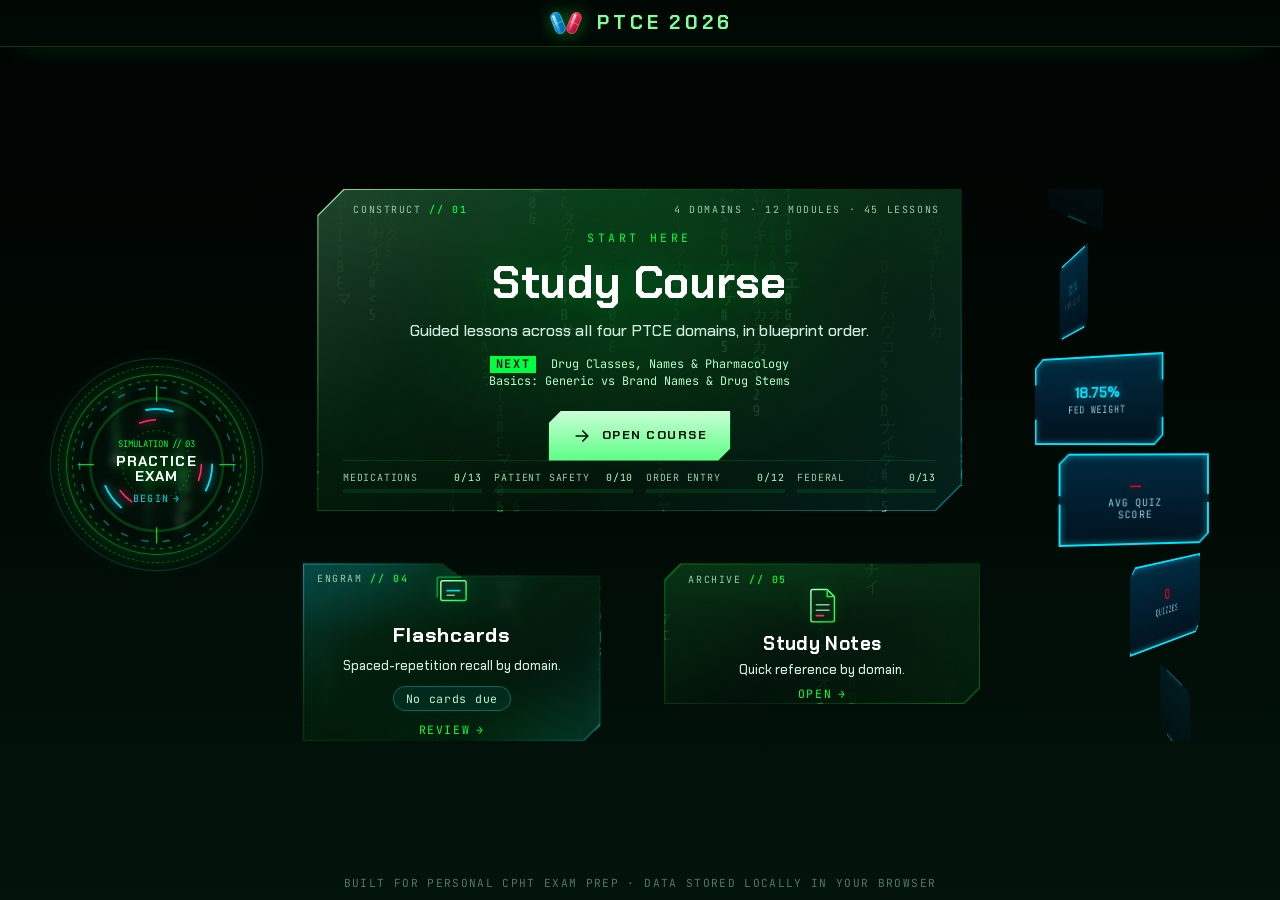
<file: index.html>
<!DOCTYPE html>
<html lang="en">
<head>
  <meta charset="UTF-8">
  <meta name="viewport" content="width=device-width, initial-scale=1.0, viewport-fit=cover">
  <meta name="theme-color" content="#010804">
  <link rel="manifest" href="manifest.json">
  <title>PTCE 2026 Study App</title>
  <link rel="preconnect" href="https://fonts.googleapis.com">
  <link rel="preconnect" href="https://fonts.gstatic.com" crossorigin>
  <link href="https://fonts.googleapis.com/css2?family=Chakra+Petch:wght@500;600;700&family=JetBrains+Mono:wght@400;500;700&family=Orbitron:wght@500;700;900&family=Rajdhani:wght@500;600;700&family=Share+Tech+Mono&display=swap" rel="stylesheet">
  <link rel="stylesheet" href="css/style.css?v=112">
  <link rel="stylesheet" href="css/home.css?v=112">
</head>
<body class="home">
  <!-- Shared SVG defs: dual-tone gradient used by HUD icons -->
  <svg width="0" height="0" class="svg-defs" aria-hidden="true" focusable="false">
    <defs>
      <linearGradient id="hudGrad" x1="0" y1="0" x2="1" y2="1">
        <stop offset="0" stop-color="#b6ffc9"/>
        <stop offset="1" stop-color="#00ff41"/>
      </linearGradient>
    </defs>
  </svg>

  <header class="app-header hx-header">
    <a href="index.html" class="logo hx-logo" aria-label="PTCE 2026 home" title="PTCE 2026 · Red Pill or Blue Pill?">
      <svg class="matrix-pill-icon" viewBox="0 0 38 32" aria-hidden="true" focusable="false">
        <defs>
          <linearGradient id="bluePillGrad" x1="0%" y1="0%" x2="100%" y2="100%">
            <stop offset="0%" stop-color="#38bdf8"/>
            <stop offset="50%" stop-color="#0284c7"/>
            <stop offset="100%" stop-color="#075985"/>
          </linearGradient>
          <linearGradient id="redPillGrad" x1="0%" y1="0%" x2="100%" y2="100%">
            <stop offset="0%" stop-color="#ff4b72"/>
            <stop offset="50%" stop-color="#e11d48"/>
            <stop offset="100%" stop-color="#881337"/>
          </linearGradient>
          <linearGradient id="pillGloss" x1="0%" y1="0%" x2="0%" y2="100%">
            <stop offset="0%" stop-color="#ffffff" stop-opacity="0.85"/>
            <stop offset="100%" stop-color="#ffffff" stop-opacity="0.1"/>
          </linearGradient>
        </defs>
        <g transform="translate(11, 16) rotate(-22)">
          <rect x="-5" y="-11" width="10" height="22" rx="5" fill="url(#bluePillGrad)" stroke="#38bdf8" stroke-width="0.8"/>
          <line x1="-5" y1="0" x2="5" y2="0" stroke="rgba(255,255,255,0.4)" stroke-width="0.75"/>
          <rect x="-3" y="-9" width="2.5" height="18" rx="1.25" fill="url(#pillGloss)"/>
        </g>
        <g transform="translate(27, 16) rotate(22)">
          <rect x="-5" y="-11" width="10" height="22" rx="5" fill="url(#redPillGrad)" stroke="#ff4b72" stroke-width="0.8"/>
          <line x1="-5" y1="0" x2="5" y2="0" stroke="rgba(255,255,255,0.4)" stroke-width="0.75"/>
          <rect x="-3" y="-9" width="2.5" height="18" rx="1.25" fill="url(#pillGloss)"/>
        </g>
      </svg>
      <span class="hx-logo-text">PTCE<span>2026</span></span>
    </a>
  </header>

  <main class="container hx-main">
    <nav class="hx-grid" aria-label="Study modes">

      <!-- ===== HERO: Study Course (largest, primary path) ===== -->
      <a class="hx-card hx-course" href="course.html" id="hxCourseLink">
        <div class="hx-tagline">
          <span class="hx-tag">CONSTRUCT <b>// 01</b></span>
          <span class="hx-meta" id="hxCourseMeta">4 DOMAINS · 12 MODULES · 45 LESSONS</span>
        </div>

        <div class="hx-course-body">
          <div class="hx-course-copy">
            <span class="hx-kicker" id="hxCourseKicker">Start here</span>
            <h1 class="hx-title hx-title-xl">Study Course</h1>
            <p class="hx-desc">Guided lessons across all four PTCE domains, in blueprint order.</p>
            <p class="hx-next" id="hxCourseNext"><span>NEXT</span> Loading course map…</p>
            <span class="hx-cta" id="hxCourseCta">
              <svg viewBox="0 0 24 24" aria-hidden="true" focusable="false"><path d="M5 12h13M13 6l6 6-6 6" fill="none" stroke="currentColor" stroke-width="2" stroke-linecap="round" stroke-linejoin="round"/></svg>
              <span id="hxCourseCtaText">Open Course</span>
            </span>
          </div>

          <!-- Course ring hidden in CSS; it duplicates the Dashboard reactor. -->
          <div class="hx-reactor" aria-hidden="true">
            <svg viewBox="0 0 200 200" focusable="false">
              <circle class="r-track" cx="100" cy="100" r="84"/>
              <circle class="r-prog" id="hxRingProg" cx="100" cy="100" r="84" pathLength="100"/>
              <circle class="r-dash r-spin-a" cx="100" cy="100" r="95"/>
              <circle class="r-tick r-spin-b" cx="100" cy="100" r="70"/>
              <circle class="r-arc r-spin-c" cx="100" cy="100" r="60" pathLength="100"/>
            </svg>
            <div class="hx-reactor-core">
              <span class="hx-reactor-num" id="hxCoursePct">0<small>%</small></span>
              <span class="hx-reactor-lbl"><b id="homeLessons">0</b>/<span id="hxLessonTotal">45</span> lessons</span>
            </div>
          </div>
        </div>

        <div class="hx-domains" id="hxDomains" aria-label="Lesson completion by domain">
          <div class="hx-dom"><span class="hx-dom-name"><span class="hx-dom-label">Medications</span></span><span class="hx-dom-bar"><i style="--p:0"></i></span></div>
          <div class="hx-dom"><span class="hx-dom-name"><span class="hx-dom-label">Patient Safety</span></span><span class="hx-dom-bar"><i style="--p:0"></i></span></div>
          <div class="hx-dom"><span class="hx-dom-name"><span class="hx-dom-label">Order Entry</span></span><span class="hx-dom-bar"><i style="--p:0"></i></span></div>
          <div class="hx-dom"><span class="hx-dom-name"><span class="hx-dom-label">Federal</span></span><span class="hx-dom-bar"><i style="--p:0"></i></span></div>
        </div>
      </a>

      <!-- ===== Telemetry helix (same stats, vertical spiral) ===== -->
      <section class="hx-helix" id="hxHelix" aria-label="Study telemetry">
        <div class="hx-helix-stage">
          <a class="hx-helix-card" href="dashboard.html#dashStats">
            <span class="hx-helix-num" id="homeAvg">—</span>
            <span class="hx-helix-lbl">Avg quiz score</span>
          </a>
          <a class="hx-helix-card" href="dashboard.html#quizHistory">
            <span class="hx-helix-num" id="homeQuizzes">0</span>
            <span class="hx-helix-lbl">Quizzes</span>
          </a>
          <a class="hx-helix-card" href="dashboard.html#dashStats">
            <span class="hx-helix-num" id="homeCards">0</span>
            <span class="hx-helix-lbl">Cards reviewed</span>
          </a>
          <a class="hx-helix-card" href="dashboard.html#examHistory">
            <span class="hx-helix-num" id="homeExams">0</span>
            <span class="hx-helix-lbl">Exams</span>
          </a>
          <a class="hx-helix-card" href="dashboard.html#domainAccuracy" data-tone="med">
            <span class="hx-helix-num">35%</span>
            <span class="hx-helix-lbl">Med weight</span>
          </a>
          <a class="hx-helix-card" href="dashboard.html#domainAccuracy" data-tone="safety">
            <span class="hx-helix-num">23.75%</span>
            <span class="hx-helix-lbl">Safety weight</span>
          </a>
          <a class="hx-helix-card" href="dashboard.html#domainAccuracy" data-tone="order">
            <span class="hx-helix-num">22.5%</span>
            <span class="hx-helix-lbl">Order weight</span>
          </a>
          <a class="hx-helix-card" href="dashboard.html#domainAccuracy" data-tone="fed">
            <span class="hx-helix-num">18.75%</span>
            <span class="hx-helix-lbl">Fed weight</span>
          </a>
        </div>
      </section>

      <!-- ===== Flashcards ===== -->
      <a class="hx-card hx-mode hx-flash" href="flashcards.html">
        <div class="hx-tagline"><span class="hx-tag">ENGRAM <b>// 04</b></span></div>
        <svg class="hx-icon" viewBox="0 0 48 48" aria-hidden="true" focusable="false">
          <rect x="12" y="13" width="28" height="22" rx="2" fill="none" stroke="url(#hudGrad)" stroke-width="1.6"/>
          <path d="M8 31V11a2 2 0 0 1 2-2h24" fill="none" stroke="#00ff41" stroke-width="1.6" stroke-linecap="round" opacity=".55"/>
          <path d="M19 24h14" stroke="#05d9e8" stroke-width="1.8" stroke-linecap="round"/>
          <path d="M19 29h8" stroke="#b6ffc9" stroke-width="1.6" stroke-linecap="round" opacity=".7"/>
        </svg>
        <h2 class="hx-title">Flashcards</h2>
        <p class="hx-desc">Spaced-repetition recall by domain.</p>
        <p class="hx-data" id="hxFlashData">No cards due</p>
        <span class="hx-go" aria-hidden="true">Review <i>→</i></span>
      </a>

      <!-- ===== Study Notes ===== -->
      <a class="hx-card hx-mode hx-notes" href="notes.html">
        <div class="hx-tagline"><span class="hx-tag">ARCHIVE <b>// 05</b></span></div>
        <svg class="hx-icon" viewBox="0 0 48 48" aria-hidden="true" focusable="false">
          <path d="M13 6h16l8 8v26a2 2 0 0 1-2 2H13a2 2 0 0 1-2-2V8a2 2 0 0 1 2-2Z" fill="none" stroke="url(#hudGrad)" stroke-width="1.6" stroke-linejoin="round"/>
          <path d="M29 6v8h8" fill="none" stroke="#00ff41" stroke-width="1.6" stroke-linejoin="round"/>
          <path d="M17 23h14M17 29h14" stroke="#b6ffc9" stroke-width="1.6" stroke-linecap="round" opacity=".75"/>
          <path d="M17 35h8" stroke="#ff2a6d" stroke-width="1.8" stroke-linecap="round"/>
        </svg>
        <h2 class="hx-title">Study Notes</h2>
        <p class="hx-desc">Quick reference by domain.</p>
        <span class="hx-go" aria-hidden="true">Open <i>→</i></span>
      </a>

      <!-- ===== Practice Exam (circular Matrix reactor; left column) ===== -->
      <a class="hx-card hx-dash-core" href="exam.html" id="homeExam" aria-label="Practice Exam: begin a simulated PTCE" title="Begin Practice Exam">
        <div class="dash-reactor" aria-hidden="true">
          <svg viewBox="0 0 200 200" focusable="false">
            <!-- Outer radar compass & tick rings -->
            <circle class="dash-r-ring dash-spin-slow" cx="100" cy="100" r="94"/>
            <circle class="dash-r-dash dash-spin-rev" cx="100" cy="100" r="86"/>
            <circle class="dash-r-track" cx="100" cy="100" r="74"/>
            <!-- Pulsing targeting crosshair & telemetry nodes -->
            <line x1="100" y1="12" x2="100" y2="30" stroke="#00ff41" stroke-width="1.5" opacity="0.8"/>
            <line x1="100" y1="170" x2="100" y2="188" stroke="#00ff41" stroke-width="1.5" opacity="0.8"/>
            <line x1="12" y1="100" x2="30" y2="100" stroke="#00ff41" stroke-width="1.5" opacity="0.8"/>
            <line x1="170" y1="100" x2="188" y2="100" stroke="#00ff41" stroke-width="1.5" opacity="0.8"/>
            <!-- Animated neon arc segments -->
            <circle class="dash-r-cyan dash-spin-fast" cx="100" cy="100" r="62"/>
            <circle class="dash-r-pink dash-spin-mid" cx="100" cy="100" r="50"/>
            <circle class="dash-r-core" cx="100" cy="100" r="38"/>
          </svg>

          <!-- Core content -->
          <div class="dash-core-content">
            <span class="dash-core-tag">SIMULATION // 03</span>
            <div class="dash-core-title"><span>PRACTICE</span><span>EXAM</span></div>
            <span class="dash-core-cta">BEGIN <i>→</i></span>
          </div>
        </div>
      </a>
    </nav>

    <p class="footer-note hx-foot">Built for personal CPhT exam prep · Data stored locally in your browser</p>
  </main>

  <script src="js/app.js?v=112"></script>
  <script src="js/home.js?v=112"></script>
</body>
</html>
</file>
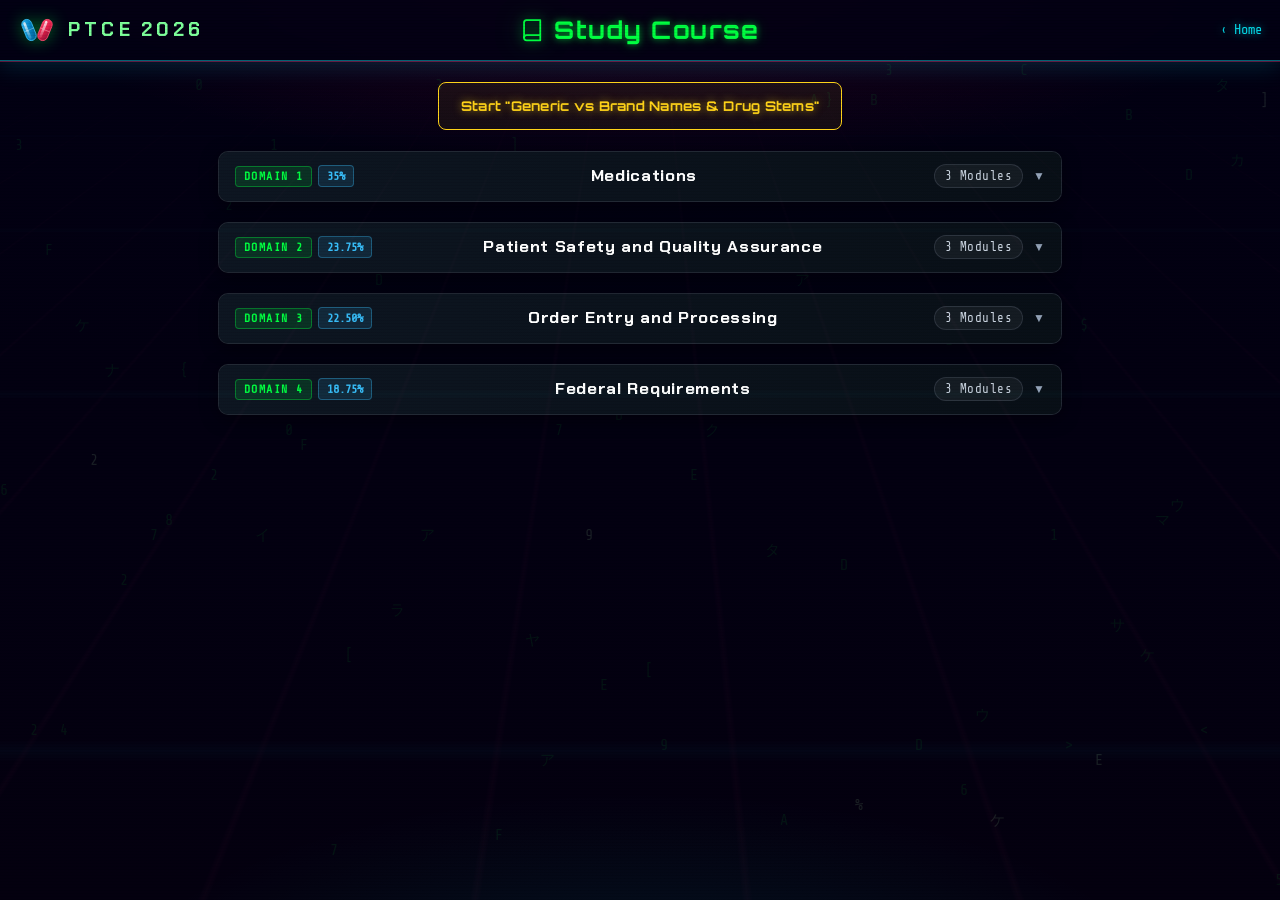
<file: course.html>
<!DOCTYPE html>
<html lang="en">
<head>
  <meta charset="UTF-8">
  <meta name="viewport" content="width=device-width, initial-scale=1.0, viewport-fit=cover">
  <meta name="theme-color" content="#030014">
  <title>Study Course · PTCE 2026</title>
  <link rel="manifest" href="manifest.json">
  <link rel="preconnect" href="https://fonts.googleapis.com">
  <link rel="preconnect" href="https://fonts.gstatic.com" crossorigin>
  <link href="https://fonts.googleapis.com/css2?family=Chakra+Petch:wght@500;600;700&family=Orbitron:wght@500;700;900&family=Rajdhani:wght@500;600;700&family=Share+Tech+Mono&display=swap" rel="stylesheet">
  <link rel="stylesheet" href="css/style.css?v=112">
  <link rel="stylesheet" href="css/notes.css?v=112">
</head>
<body class="course">
  <header class="app-header">
    <a href="index.html" class="logo hx-logo" aria-label="PTCE 2026 home" title="PTCE 2026 · Red Pill or Blue Pill?">
      <svg class="matrix-pill-icon" viewBox="0 0 38 32" aria-hidden="true" focusable="false">
        <defs>
          <linearGradient id="bluePillGrad" x1="0%" y1="0%" x2="100%" y2="100%">
            <stop offset="0%" stop-color="#38bdf8"/>
            <stop offset="50%" stop-color="#0284c7"/>
            <stop offset="100%" stop-color="#075985"/>
          </linearGradient>
          <linearGradient id="redPillGrad" x1="0%" y1="0%" x2="100%" y2="100%">
            <stop offset="0%" stop-color="#ff4b72"/>
            <stop offset="50%" stop-color="#e11d48"/>
            <stop offset="100%" stop-color="#881337"/>
          </linearGradient>
          <linearGradient id="pillGloss" x1="0%" y1="0%" x2="0%" y2="100%">
            <stop offset="0%" stop-color="#ffffff" stop-opacity="0.85"/>
            <stop offset="100%" stop-color="#ffffff" stop-opacity="0.1"/>
          </linearGradient>
        </defs>
        <g transform="translate(11, 16) rotate(-22)">
          <rect x="-5" y="-11" width="10" height="22" rx="5" fill="url(#bluePillGrad)" stroke="#38bdf8" stroke-width="0.8"/>
          <line x1="-5" y1="0" x2="5" y2="0" stroke="rgba(255,255,255,0.4)" stroke-width="0.75"/>
          <rect x="-3" y="-9" width="2.5" height="18" rx="1.25" fill="url(#pillGloss)"/>
        </g>
        <g transform="translate(27, 16) rotate(22)">
          <rect x="-5" y="-11" width="10" height="22" rx="5" fill="url(#redPillGrad)" stroke="#ff4b72" stroke-width="0.8"/>
          <line x1="-5" y1="0" x2="5" y2="0" stroke="rgba(255,255,255,0.4)" stroke-width="0.75"/>
          <rect x="-3" y="-9" width="2.5" height="18" rx="1.25" fill="url(#pillGloss)"/>
        </g>
      </svg>
      <span class="hx-logo-text">PTCE<span>2026</span></span>
    </a>
    <h1 class="page-title course-header-title hdr-title">
      <svg class="header-icon" viewBox="0 0 24 24" aria-hidden="true" focusable="false">
        <path d="M4 19.5A2.5 2.5 0 0 1 6.5 17H20" fill="none" stroke="currentColor" stroke-width="1.75" stroke-linecap="round" stroke-linejoin="round"/>
        <path d="M6.5 2H20v20H6.5A2.5 2.5 0 0 1 4 19.5v-15A2.5 2.5 0 0 1 6.5 2z" fill="none" stroke="currentColor" stroke-width="1.75" stroke-linejoin="round"/>
      </svg>
      Study Course
    </h1>
    <a href="index.html" class="back-link">‹ Home</a>
  </header>

  <main class="container">
    <div id="courseListWrap">
      <div id="courseList" class="nx-notes-area"><p class="muted">Loading course…</p></div>
    </div>

    <div id="lessonView" class="card-block" style="display:none;"></div>

    <div id="loadError" class="card-block" style="display:none;">
      <h3>Failed to load course</h3>
      <p>Ensure you are serving the folder over localhost (e.g., <code>python -m http.server</code>) so fetch of <code>data/course.json</code> is allowed.</p>
    </div>
  </main>

  <script src="js/app.js?v=112"></script>
  <script src="js/course.js?v=112"></script>
</body>
</html>
</file>
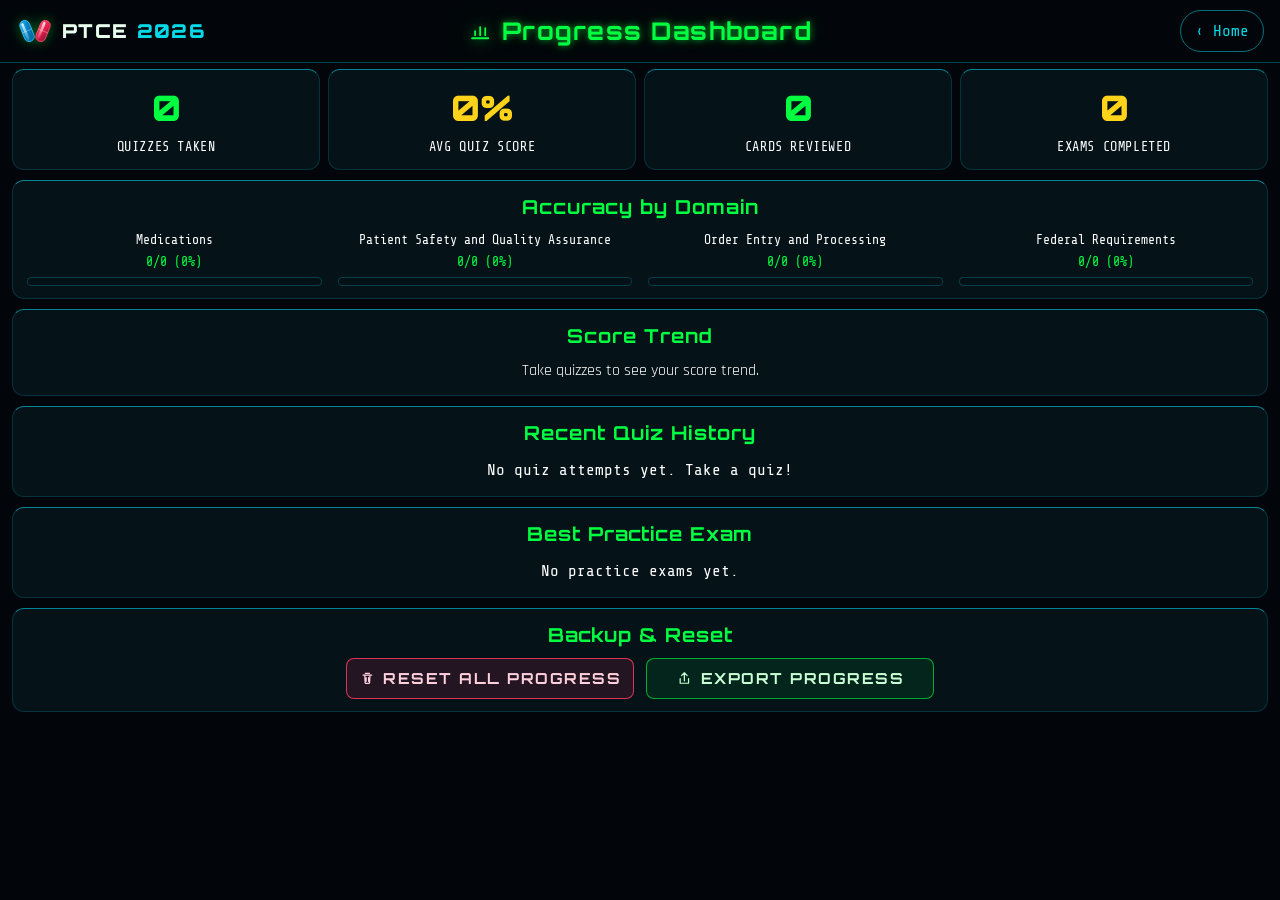
<file: dashboard.html>
<!DOCTYPE html>
<html lang="en">
<head>
  <meta charset="UTF-8">
  <meta name="viewport" content="width=device-width, initial-scale=1.0, viewport-fit=cover">
  <meta name="theme-color" content="#010804">
  <title>Dashboard · PTCE 2026</title>
  <link rel="manifest" href="manifest.json">
  <link rel="preconnect" href="https://fonts.googleapis.com">
  <link rel="preconnect" href="https://fonts.gstatic.com" crossorigin>
  <link href="https://fonts.googleapis.com/css2?family=Orbitron:wght@500;700;900&family=Rajdhani:wght@500;600;700&family=Share+Tech+Mono&display=swap" rel="stylesheet">
  <link rel="stylesheet" href="css/style.css?v=112">
</head>
<body class="dashboard">
  <header class="app-header">
    <a href="index.html" class="logo" aria-label="PTCE 2026 home" title="PTCE 2026 · Red Pill or Blue Pill?">
      <svg class="matrix-pill-icon" viewBox="0 0 38 32" aria-hidden="true" focusable="false">
        <defs>
          <linearGradient id="bluePillGrad" x1="0%" y1="0%" x2="100%" y2="100%">
            <stop offset="0%" stop-color="#38bdf8"/>
            <stop offset="50%" stop-color="#0284c7"/>
            <stop offset="100%" stop-color="#075985"/>
          </linearGradient>
          <linearGradient id="redPillGrad" x1="0%" y1="0%" x2="100%" y2="100%">
            <stop offset="0%" stop-color="#ff4b72"/>
            <stop offset="50%" stop-color="#e11d48"/>
            <stop offset="100%" stop-color="#881337"/>
          </linearGradient>
          <linearGradient id="pillGloss" x1="0%" y1="0%" x2="0%" y2="100%">
            <stop offset="0%" stop-color="#ffffff" stop-opacity="0.85"/>
            <stop offset="100%" stop-color="#ffffff" stop-opacity="0.1"/>
          </linearGradient>
        </defs>
        <g transform="translate(11, 16) rotate(-22)">
          <rect x="-5" y="-11" width="10" height="22" rx="5" fill="url(#bluePillGrad)" stroke="#38bdf8" stroke-width="0.8"/>
          <line x1="-5" y1="0" x2="5" y2="0" stroke="rgba(255,255,255,0.4)" stroke-width="0.75"/>
          <rect x="-3" y="-9" width="2.5" height="18" rx="1.25" fill="url(#pillGloss)"/>
        </g>
        <g transform="translate(27, 16) rotate(22)">
          <rect x="-5" y="-11" width="10" height="22" rx="5" fill="url(#redPillGrad)" stroke="#ff4b72" stroke-width="0.8"/>
          <line x1="-5" y1="0" x2="5" y2="0" stroke="rgba(255,255,255,0.4)" stroke-width="0.75"/>
          <rect x="-3" y="-9" width="2.5" height="18" rx="1.25" fill="url(#pillGloss)"/>
        </g>
      </svg>
      PTCE <span>2026</span>
    </a>
    <h1 class="page-title hdr-title">
      <svg class="header-icon" viewBox="0 0 24 24" aria-hidden="true" focusable="false"><path d="M4 19h16M7 16v-4M12 16V8M17 16v-7" fill="none" stroke="currentColor" stroke-width="1.75" stroke-linecap="round"/></svg>
      Progress Dashboard
    </h1>
    <a href="index.html" class="back-link">‹ Home</a>
  </header>

  <main class="container">
    <div class="stats-grid" id="dashStats">
      <div class="stat-box"><div class="num" id="statQuizzes">0</div><div class="lbl">Quizzes Taken</div></div>
      <div class="stat-box"><div class="num gold" id="statAvg">0%</div><div class="lbl">Avg Quiz Score</div></div>
      <div class="stat-box"><div class="num" id="statCards">0</div><div class="lbl">Cards Reviewed</div></div>
      <div class="stat-box"><div class="num gold" id="statExams">0</div><div class="lbl">Exams Completed</div></div>
    </div>

    <div class="card-block">
      <h3>Accuracy by Domain</h3>
      <div id="domainAccuracy"><p class="muted">No data yet. Take a quiz to see your breakdown.</p></div>
    </div>

    <div class="card-block">
      <h3>Score Trend</h3>
      <div id="trendChart"><p class="muted">Take quizzes to see your score trend.</p></div>
    </div>

    <div class="card-block">
      <h3>Recent Quiz History</h3>
      <div id="quizHistory"><p class="muted">No quizzes recorded yet.</p></div>
    </div>

    <div class="card-block">
      <h3>Best Practice Exam</h3>
      <div id="examHistory"><p class="muted">No exams completed yet.</p></div>
    </div>

    <div class="card-block">
      <h3>Backup & Reset</h3>
      <div class="btn-row">
        <button type="button" class="btn danger" id="resetBtn">
          <svg class="btn-icon" viewBox="0 0 24 24" aria-hidden="true" focusable="false"><path d="M9 4.75h6M5.75 7.25h12.5M8.25 7.25l.55 11.1a1 1 0 0 0 1 .9h4.4a1 1 0 0 0 1-.9l.55-11.1M10.25 11v5.25M13.75 11v5.25" fill="none" stroke="currentColor" stroke-width="1.75" stroke-linecap="round" stroke-linejoin="round"/></svg>
          Reset All Progress
        </button>
        <button type="button" class="btn" id="exportBtn">
          <svg class="btn-icon" viewBox="0 0 24 24" aria-hidden="true" focusable="false"><path d="M12 15.5V4M8 8l4-4 4 4M6 12.5V19h12v-6.5" fill="none" stroke="currentColor" stroke-width="1.75" stroke-linecap="round" stroke-linejoin="round"/></svg>
          Export Progress
        </button>
      </div>
    </div>
  </main>

  <script src="js/app.js?v=112"></script>
  <script src="js/dashboard.js?v=112"></script>
</body>
</html>
</file>
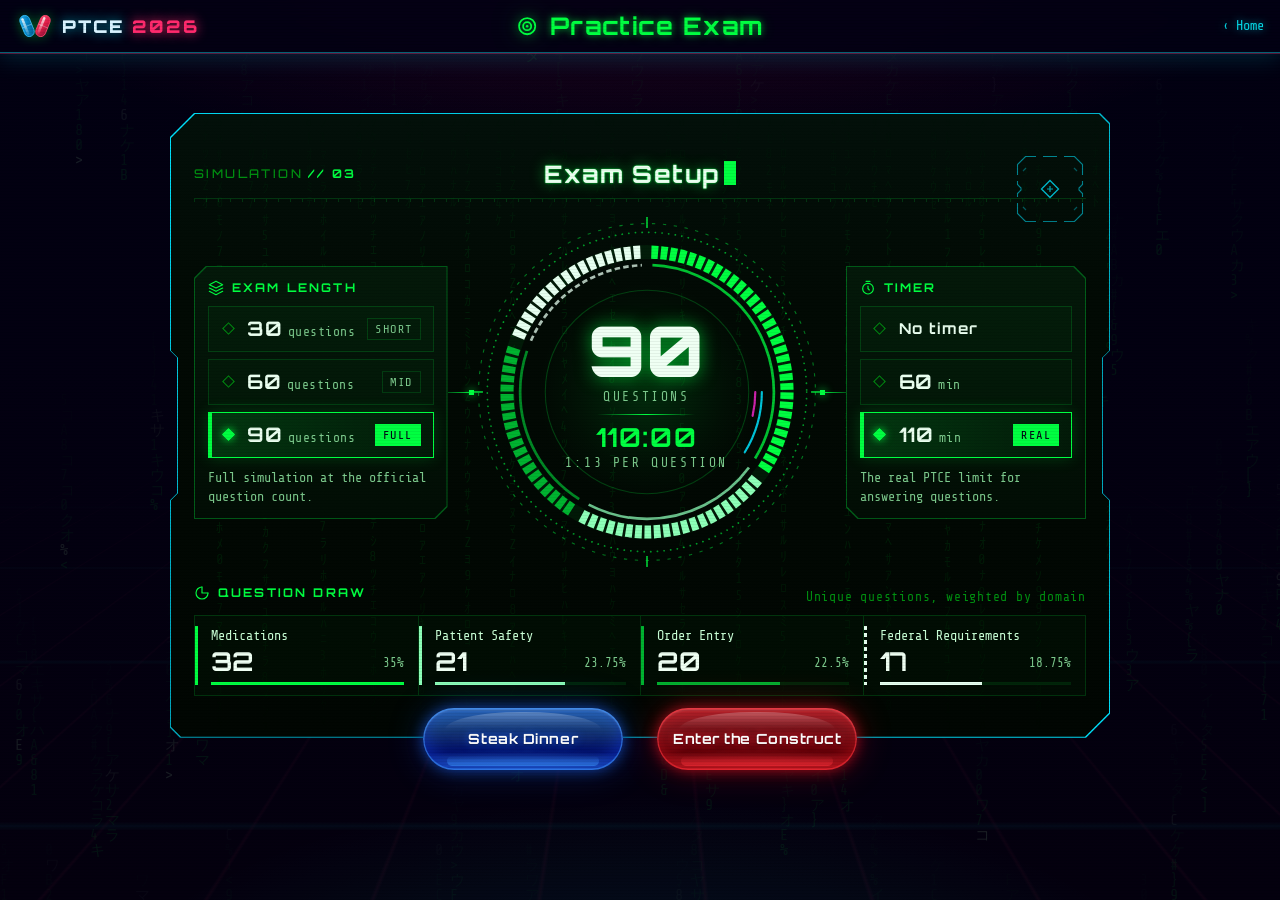
<file: exam.html>
<!DOCTYPE html>
<html lang="en">
<head>
  <meta charset="UTF-8">
  <meta name="viewport" content="width=device-width, initial-scale=1.0, viewport-fit=cover">
  <meta name="theme-color" content="#030014">
  <link rel="manifest" href="manifest.json">
  <title>Practice Exam • PTCE 2026</title>
  <link rel="preconnect" href="https://fonts.googleapis.com">
  <link rel="preconnect" href="https://fonts.gstatic.com" crossorigin>
  <link href="https://fonts.googleapis.com/css2?family=Orbitron:wght@500;700;900&family=Rajdhani:wght@500;600;700&family=Share+Tech+Mono&display=swap" rel="stylesheet">
  <link rel="stylesheet" href="css/style.css?v=112">
  <link rel="stylesheet" href="css/exam-setup.css?v=112">
</head>
<body class="exam">
  <header class="app-header">
    <a href="index.html" class="logo" aria-label="PTCE 2026 home" title="PTCE 2026 · Red Pill or Blue Pill?">
      <svg class="matrix-pill-icon" viewBox="0 0 38 32" aria-hidden="true" focusable="false">
        <defs>
          <linearGradient id="bluePillGrad" x1="0%" y1="0%" x2="100%" y2="100%">
            <stop offset="0%" stop-color="#38bdf8"/>
            <stop offset="50%" stop-color="#0284c7"/>
            <stop offset="100%" stop-color="#075985"/>
          </linearGradient>
          <linearGradient id="redPillGrad" x1="0%" y1="0%" x2="100%" y2="100%">
            <stop offset="0%" stop-color="#ff4b72"/>
            <stop offset="50%" stop-color="#e11d48"/>
            <stop offset="100%" stop-color="#881337"/>
          </linearGradient>
          <linearGradient id="pillGloss" x1="0%" y1="0%" x2="0%" y2="100%">
            <stop offset="0%" stop-color="#ffffff" stop-opacity="0.85"/>
            <stop offset="100%" stop-color="#ffffff" stop-opacity="0.1"/>
          </linearGradient>
        </defs>
        <g transform="translate(11, 16) rotate(-22)">
          <rect x="-5" y="-11" width="10" height="22" rx="5" fill="url(#bluePillGrad)" stroke="#38bdf8" stroke-width="0.8"/>
          <line x1="-5" y1="0" x2="5" y2="0" stroke="rgba(255,255,255,0.4)" stroke-width="0.75"/>
          <rect x="-3" y="-9" width="2.5" height="18" rx="1.25" fill="url(#pillGloss)"/>
        </g>
        <g transform="translate(27, 16) rotate(22)">
          <rect x="-5" y="-11" width="10" height="22" rx="5" fill="url(#redPillGrad)" stroke="#ff4b72" stroke-width="0.8"/>
          <line x1="-5" y1="0" x2="5" y2="0" stroke="rgba(255,255,255,0.4)" stroke-width="0.75"/>
          <rect x="-3" y="-9" width="2.5" height="18" rx="1.25" fill="url(#pillGloss)"/>
        </g>
      </svg>
      PTCE <span>2026</span>
    </a>
    <h1 class="page-title hdr-title"><svg class="header-icon" viewBox="0 0 24 24" aria-hidden="true" focusable="false"><circle cx="12" cy="12" r="8" fill="none" stroke="currentColor" stroke-width="1.75"/><circle cx="12" cy="12" r="4" fill="none" stroke="currentColor" stroke-width="1.75"/><circle cx="12" cy="12" r="1.25" fill="currentColor"/></svg> Practice Exam</h1>
    <a href="index.html" class="back-link">‹ Home</a>
  </header>

  <main class="container">
    <!-- Intro / setup -->
    <div id="introScreen">
      <section class="xs" id="examSetup" aria-labelledby="xsTitle">
        <div class="xs-slab">
          <div class="xs-rain" aria-hidden="true"></div>

          <header class="xs-head">
            <p class="xs-tag">Simulation <b>// 03</b></p>
            <h2 class="xs-title" id="xsTitle">Exam Setup<span class="xs-cursor" aria-hidden="true"></span></h2>
            <button type="button" class="xq-mode" id="xqOpen" aria-haspopup="dialog" aria-expanded="false" aria-controls="xqPanel" aria-label="Quiz Mode. Press and hold to open.">
              <svg class="xq-mode-svg" viewBox="0 0 68 68" aria-hidden="true">
                <path class="xq-mode-edge" d="M1.5 20V9.5L9.5 1.5H20 M27 1.5H41 M48 1.5H58.5L66.5 9.5V20 M66.5 26V29.5L63 33V35L66.5 38.5V42 M66.5 48V58.5L58.5 66.5H48 M41 66.5H27 M20 66.5H9.5L1.5 58.5V48 M1.5 42V38.5L5 35V33L1.5 29.5V26"/>
                <path class="xq-mode-prog" pathLength="100" d="M1.5 20V9.5L9.5 1.5H20 M27 1.5H41 M48 1.5H58.5L66.5 9.5V20 M66.5 26V29.5L63 33V35L66.5 38.5V42 M66.5 48V58.5L58.5 66.5H48 M41 66.5H27 M20 66.5H9.5L1.5 58.5V48 M1.5 42V38.5L5 35V33L1.5 29.5V26"/>
                <path class="xq-mode-tk" d="M7 16L10 13 M61 16L58 13 M7 52L10 55 M61 52L58 55"/>
                <path class="xq-mode-mark" d="M34 25.5L42.5 34L34 42.5L25.5 34Z"/><path class="xq-mode-dash" d="M34 31V37 M31 34H37"/>
              </svg>
              <span class="xq-mode-fill"></span>
            </button>
          </header>

          <div class="xs-core">
            <div class="xs-panel xs-panel--l">
              <p class="xs-plabel" id="lenLabel">
                <svg viewBox="0 0 24 24" fill="none" stroke="currentColor" stroke-width="1.75" stroke-linecap="round" stroke-linejoin="round" aria-hidden="true"><path d="M12 2 2 7l10 5 10-5-10-5Z"/><path d="m2 12 10 5 10-5"/><path d="m2 17 10 5 10-5"/></svg>
                Exam length
              </p>
              <div class="xs-opts" role="radiogroup" aria-labelledby="lenLabel" id="lenGroup"></div>
              <p class="xs-help" id="lenHelp" aria-live="polite"></p>
              <span class="xs-wire" aria-hidden="true"></span>
            </div>

            <div class="xs-reactor" id="reactor">
              <svg viewBox="0 0 320 320" aria-hidden="true" focusable="false">
                <defs>
                  <radialGradient id="xsCore" cx="50%" cy="50%" r="50%">
                    <stop offset="0" stop-color="#00ff41" stop-opacity=".14"/>
                    <stop offset=".7" stop-color="#00ff41" stop-opacity=".03"/>
                    <stop offset="1" stop-color="#00ff41" stop-opacity="0"/>
                  </radialGradient>
                </defs>
                <circle cx="160" cy="160" r="100" fill="url(#xsCore)"/>
                <circle class="spin"    cx="160" cy="160" r="154" fill="none" stroke="#00ff41" stroke-opacity=".45" stroke-width="1" stroke-dasharray="3 7"/>
                <circle class="spin s2" cx="160" cy="160" r="146" fill="none" stroke="#00ff41" stroke-opacity=".6" stroke-width="1.6" stroke-linecap="round" stroke-dasharray=".1 6"/>
                <circle cx="160" cy="160" r="128" fill="none" stroke="#00ff41" stroke-opacity=".07" stroke-width="13"/>
                <g transform="rotate(-90 160 160)">
                  <g class="xs-ticks" id="tickRing"></g>
                  <g id="weightRing"></g>
                </g>
                <circle class="spin s3" cx="160" cy="160" r="105" fill="none" stroke="#00e5ff" stroke-width="2" stroke-linecap="round" stroke-dasharray="58 602" opacity=".85"/>
                <circle class="spin s4" cx="160" cy="160" r="99"  fill="none" stroke="#ff2bd6" stroke-width="2" stroke-linecap="round" stroke-dasharray="22 600" opacity=".8"/>
                <circle cx="160" cy="160" r="93" fill="none" stroke="#00ff41" stroke-opacity=".22" stroke-width="1"/>
                <g stroke="#00ff41" stroke-width="1.5" stroke-opacity=".8">
                  <line x1="160" y1="0"   x2="160" y2="10"/>
                  <line x1="160" y1="310" x2="160" y2="320"/>
                  <line x1="0"   y1="160" x2="10"  y2="160"/>
                  <line x1="310" y1="160" x2="320" y2="160"/>
                </g>
              </svg>
              <div class="xs-readout" aria-live="polite" aria-atomic="true">
                <span class="xs-q" id="qCount">90</span>
                <span class="xs-cap">questions</span>
                <span class="xs-sep" aria-hidden="true"></span>
                <span class="xs-time" id="timeVal">110:00</span>
                <span class="xs-cap" id="paceVal"></span>
              </div>
            </div>

            <div class="xs-panel xs-panel--r">
              <p class="xs-plabel" id="timLabel">
                <svg viewBox="0 0 24 24" fill="none" stroke="currentColor" stroke-width="1.75" stroke-linecap="round" stroke-linejoin="round" aria-hidden="true"><circle cx="12" cy="13" r="8"/><path d="M12 9v4l2 2"/><path d="M9 2h6"/></svg>
                Timer
              </p>
              <div class="xs-opts" role="radiogroup" aria-labelledby="timLabel" id="timGroup"></div>
              <p class="xs-help" id="timHelp" aria-live="polite"></p>
              <span class="xs-wire" aria-hidden="true"></span>
            </div>
          </div>

          <div class="xs-draw">
            <div class="xs-drawhead">
              <p class="xs-plabel" id="drawLabel">
                <svg viewBox="0 0 24 24" fill="none" stroke="currentColor" stroke-width="1.75" stroke-linecap="round" stroke-linejoin="round" aria-hidden="true"><path d="M21 12a9 9 0 1 1-9-9"/><path d="M12 3v9h9"/></svg>
                Question draw
              </p>
              <span>Unique questions, weighted by domain</span>
            </div>
            <ul class="xs-doms" id="domList" aria-labelledby="drawLabel"></ul>
          </div>
        </div>

        <div class="xs-rail">
          <div class="xs-socket">
            <button type="button" class="xs-pill xs-pill--blue" id="backBtn" aria-label="Steak Dinner: back to Home">
              <span>Steak Dinner</span>
            </button>
          </div>
          <div class="xs-socket">
            <button type="button" class="xs-pill xs-pill--red" id="startBtn">
              <span id="startLbl">Enter the Construct</span>
            </button>
          </div>
          <p class="xs-status" id="xsStatus" role="status" aria-live="polite"></p>
        </div>

        <!-- Quiz Mode holo panel: projects over the setup slab from the emitter -->
        <div class="xq" id="xqPanel" tabindex="-1" role="dialog" aria-modal="false" aria-labelledby="xqTitle" hidden>
          <div class="xq-slab">
            <div class="xq-grid" aria-hidden="true"></div>
            <div class="xq-beam" aria-hidden="true"></div>
            <header class="xq-head">
              <div class="xq-hc">
                <p class="xq-tag">Holodeck <b>// 04</b> // Short drills</p>
                <h2 class="xq-title" id="xqTitle">Quiz Mode</h2>
              </div>
              <button type="button" class="xq-mode is-on" id="xqClose" aria-controls="xqPanel" aria-label="Close Quiz Mode" title="Close">
              <svg class="xq-mode-svg" viewBox="0 0 68 68" aria-hidden="true">
                <path class="xq-mode-edge" d="M1.5 20V9.5L9.5 1.5H20 M27 1.5H41 M48 1.5H58.5L66.5 9.5V20 M66.5 26V29.5L63 33V35L66.5 38.5V42 M66.5 48V58.5L58.5 66.5H48 M41 66.5H27 M20 66.5H9.5L1.5 58.5V48 M1.5 42V38.5L5 35V33L1.5 29.5V26"/>
                <path class="xq-mode-prog" pathLength="100" d="M1.5 20V9.5L9.5 1.5H20 M27 1.5H41 M48 1.5H58.5L66.5 9.5V20 M66.5 26V29.5L63 33V35L66.5 38.5V42 M66.5 48V58.5L58.5 66.5H48 M41 66.5H27 M20 66.5H9.5L1.5 58.5V48 M1.5 42V38.5L5 35V33L1.5 29.5V26"/>
                <path class="xq-mode-tk" d="M7 16L10 13 M61 16L58 13 M7 52L10 55 M61 52L58 55"/>
                <path class="xq-mode-mark" d="M34 25.5L42.5 34L34 42.5L25.5 34Z"/><path class="xq-mode-dash" d="M34 31V37 M31 34H37"/>
              </svg>
              <span class="xq-mode-fill"></span>
            </button>
            </header>

            <div class="xq-body">
              <p class="xq-plabel" id="xqModeLabel">Select mode</p>
              <div class="xq-tiles" role="radiogroup" aria-labelledby="xqModeLabel" id="xqTiles"></div>
              <div class="xq-chapter" id="xqChapter">
                <p class="xq-plabel" id="xqChapLabel">Chapter</p>
                <div class="xq-chips" role="radiogroup" aria-labelledby="xqChapLabel" id="xqChips"></div>
              </div>
              <p class="xq-status" id="xqStatus" role="status" aria-live="polite"></p>
            </div>
          </div>
          <div class="xq-rail">
            <button type="button" class="xs-pill xs-pill--blue" id="xqBack"><span>Back to Exam</span></button>
            <button type="button" class="xs-pill xs-pill--red" id="xqStart"><span>Start Quiz</span></button>
          </div>
        </div>
      </section>
    </div>

    <!-- Exam -->
    <div id="examScreen" class="hidden">
      <div class="quiz-topbar">
        <span id="examProgress">1 / 90</span>
        <span id="examTimer" class="timer">--:--</span>
      </div>
      <div class="progress-track"><div id="examProgressFill" class="progress-fill"></div></div>
      <div id="examQuestionCard" class="question-card"></div>
      <div class="btn-row">
        <button id="examPrevBtn" class="btn">‹ Prev</button>
        <button id="examNextBtn" class="btn gold">Next ›</button>
        <button id="submitExamBtn" class="btn gold hidden">Submit Exam</button>
      </div>
      <p class="muted center" id="answeredCount" style="margin-top:10px;"></p>
    </div>

    <!-- Result -->
    <div id="examResultScreen" class="hidden"></div>

    <!-- Load error -->
    <div id="loadError" class="card-block" style="display:none;">
      <h3>Failed to load questions</h3>
      <p>Ensure you are serving the folder over localhost (e.g., <code>python -m http.server</code>) so fetch of <code>data/questions.json</code> is allowed.</p>
    </div>
  </main>

  <script src="js/app.js?v=112"></script>
  <script src="js/exam-setup.js?v=112"></script>
  <script src="js/exam.js?v=112"></script>
</body>
</html>
</file>
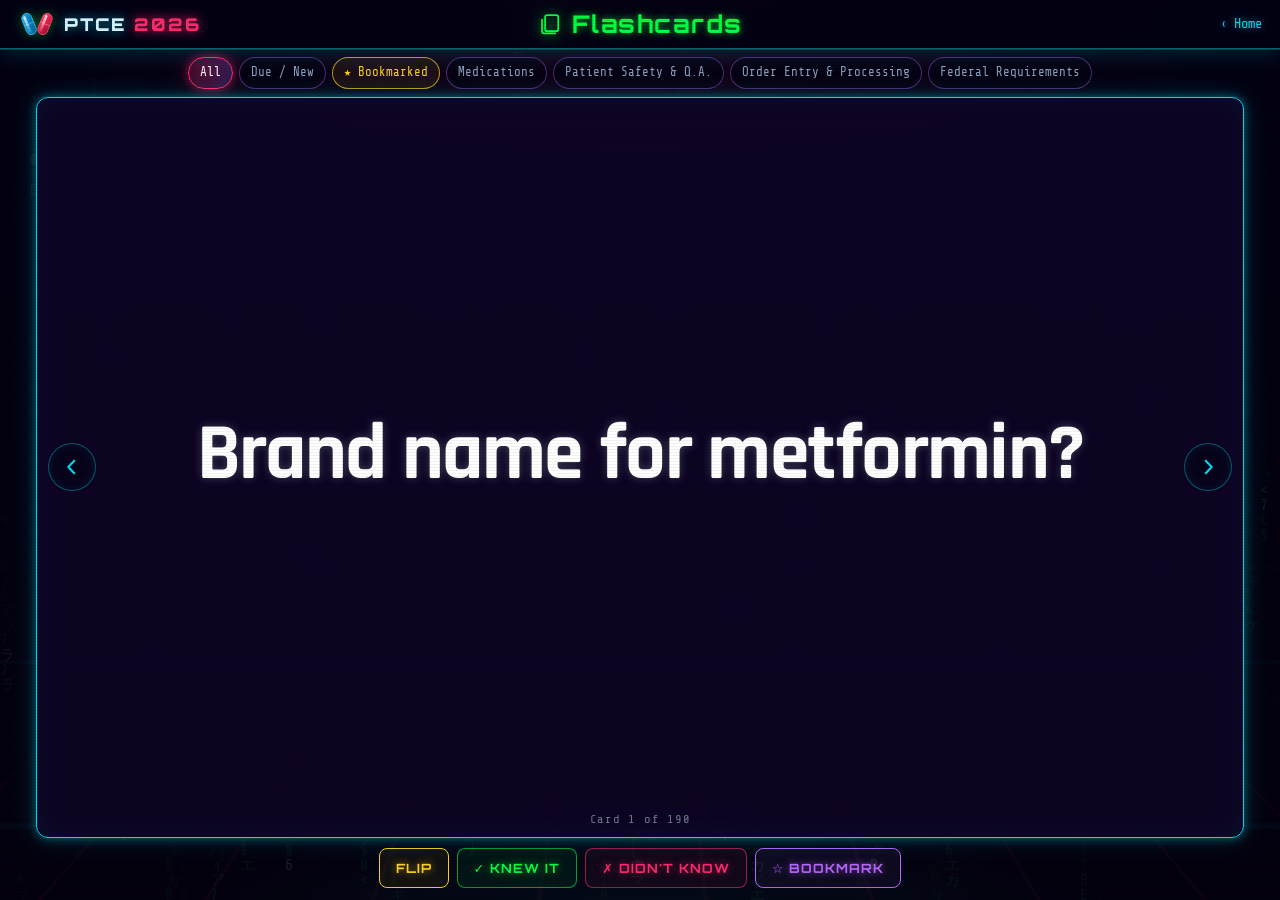
<file: flashcards.html>
<!DOCTYPE html>
<html lang="en">
<head>
  <meta charset="UTF-8">
  <meta name="viewport" content="width=device-width, initial-scale=1.0, viewport-fit=cover">
  <meta name="theme-color" content="#030014">
  <title>Flashcards · PTCE 2026</title>
  <link rel="manifest" href="manifest.json">
  <link rel="preconnect" href="https://fonts.googleapis.com">
  <link rel="preconnect" href="https://fonts.gstatic.com" crossorigin>
  <link href="https://fonts.googleapis.com/css2?family=Orbitron:wght@500;700;900&family=Rajdhani:wght@500;600;700&family=Share+Tech+Mono&display=swap" rel="stylesheet">
  <link rel="stylesheet" href="css/style.css?v=112">
</head>
<body class="flashcards">
  <header class="app-header">
    <a href="index.html" class="logo" aria-label="PTCE 2026 home" title="PTCE 2026 · Red Pill or Blue Pill?">
      <svg class="matrix-pill-icon" viewBox="0 0 38 32" aria-hidden="true" focusable="false">
        <defs>
          <linearGradient id="bluePillGrad" x1="0%" y1="0%" x2="100%" y2="100%">
            <stop offset="0%" stop-color="#38bdf8"/>
            <stop offset="50%" stop-color="#0284c7"/>
            <stop offset="100%" stop-color="#075985"/>
          </linearGradient>
          <linearGradient id="redPillGrad" x1="0%" y1="0%" x2="100%" y2="100%">
            <stop offset="0%" stop-color="#ff4b72"/>
            <stop offset="50%" stop-color="#e11d48"/>
            <stop offset="100%" stop-color="#881337"/>
          </linearGradient>
          <linearGradient id="pillGloss" x1="0%" y1="0%" x2="0%" y2="100%">
            <stop offset="0%" stop-color="#ffffff" stop-opacity="0.85"/>
            <stop offset="100%" stop-color="#ffffff" stop-opacity="0.1"/>
          </linearGradient>
        </defs>
        <g transform="translate(11, 16) rotate(-22)">
          <rect x="-5" y="-11" width="10" height="22" rx="5" fill="url(#bluePillGrad)" stroke="#38bdf8" stroke-width="0.8"/>
          <line x1="-5" y1="0" x2="5" y2="0" stroke="rgba(255,255,255,0.4)" stroke-width="0.75"/>
          <rect x="-3" y="-9" width="2.5" height="18" rx="1.25" fill="url(#pillGloss)"/>
        </g>
        <g transform="translate(27, 16) rotate(22)">
          <rect x="-5" y="-11" width="10" height="22" rx="5" fill="url(#redPillGrad)" stroke="#ff4b72" stroke-width="0.8"/>
          <line x1="-5" y1="0" x2="5" y2="0" stroke="rgba(255,255,255,0.4)" stroke-width="0.75"/>
          <rect x="-3" y="-9" width="2.5" height="18" rx="1.25" fill="url(#pillGloss)"/>
        </g>
      </svg>
      PTCE <span>2026</span>
    </a>
    <h1 class="page-title hdr-title"><svg class="header-icon" viewBox="0 0 24 24" aria-hidden="true" focusable="false"><rect x="7" y="3" width="13" height="16" rx="2" fill="none" stroke="currentColor" stroke-width="1.75"/><path d="M4 7.5V19a2 2 0 0 0 2 2h11" fill="none" stroke="currentColor" stroke-width="1.75" stroke-linecap="round"/></svg> Flashcards</h1>
    <a href="index.html" class="back-link">‹ Home</a>
  </header>

  <main class="container">
    <div class="filter-row" id="filterRow"></div>

    <div id="cardArea">
      <div class="flashcard-wrap">
        <button type="button" class="card-nav card-nav-prev" id="prevBtn" aria-label="Previous card">
          <svg viewBox="0 0 24 24" aria-hidden="true" focusable="false">
            <path d="M14.5 5.25 8 12l6.5 6.75" fill="none" stroke="currentColor" stroke-width="2.35" stroke-linecap="round" stroke-linejoin="round"/>
          </svg>
        </button>
        <div class="flashcard" id="flashcard">
          <div class="face front">
            <div class="q-text" id="frontText">Loading...</div>
          </div>
          <div class="face back">
            <div class="a-text" id="backText"></div>
          </div>
        </div>
        <button type="button" class="card-nav card-nav-next" id="nextBtn" aria-label="Next card">
          <svg viewBox="0 0 24 24" aria-hidden="true" focusable="false">
            <path d="M9.5 5.25 16 12l-6.5 6.75" fill="none" stroke="currentColor" stroke-width="2.35" stroke-linecap="round" stroke-linejoin="round"/>
          </svg>
        </button>
        <p class="card-counter" id="counter"></p>
      </div>
      <div class="btn-row card-actions">
        <button type="button" class="btn gold" id="flipBtn">Flip</button>
        <button type="button" class="btn grade-yes" id="knewBtn">✓ Knew it</button>
        <button type="button" class="btn grade-no" id="didntKnowBtn">✗ Didn't know</button>
        <button type="button" class="btn outline" id="bookmarkCardBtn">☆ Bookmark</button>
      </div>
    </div>
  </main>

  <script src="js/app.js?v=112"></script>
  <script src="js/flashcards.js?v=112"></script>
</body>
</html>
</file>
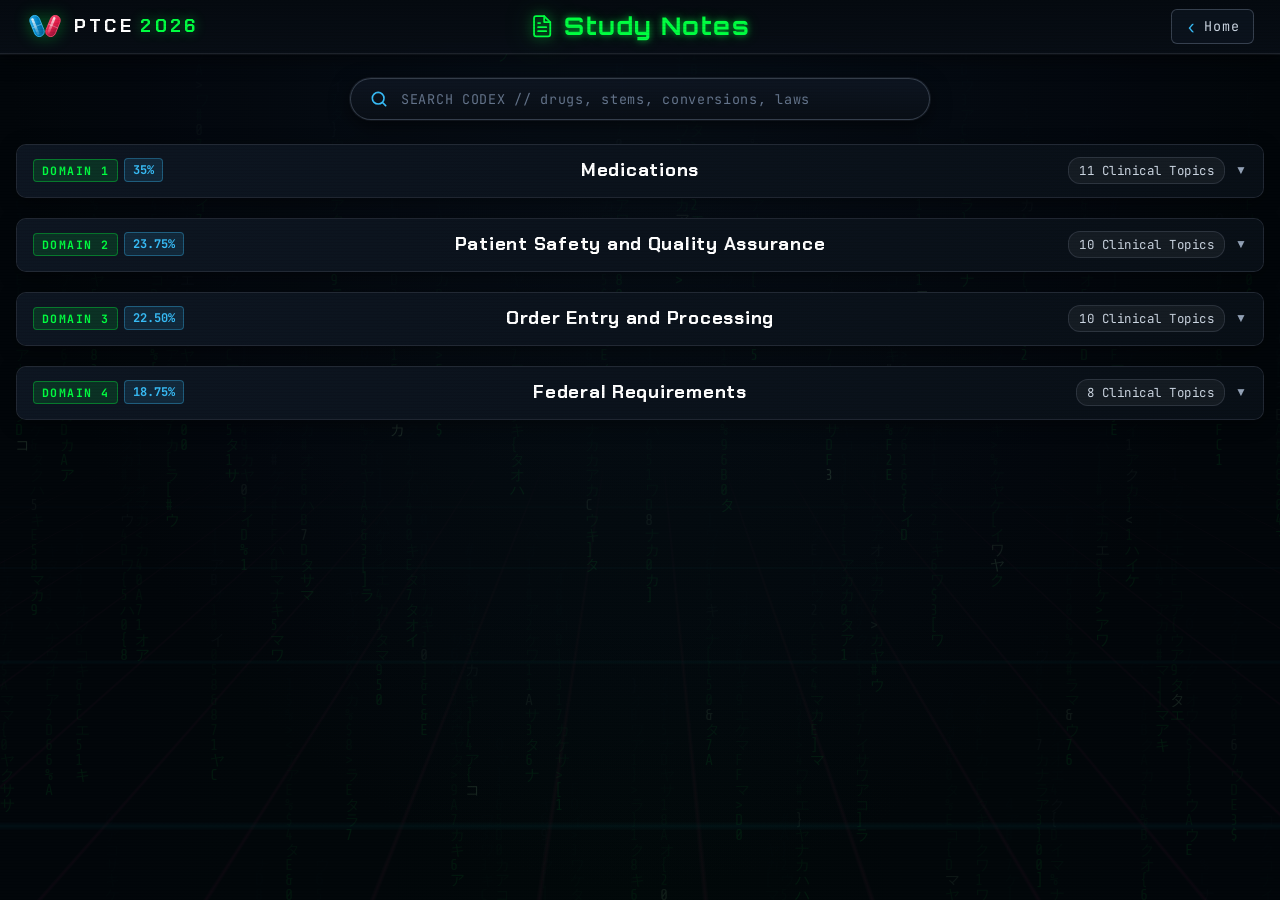
<file: notes.html>
<!DOCTYPE html>
<html lang="en">
<head>
  <meta charset="UTF-8">
  <meta name="viewport" content="width=device-width, initial-scale=1.0, viewport-fit=cover">
  <meta name="theme-color" content="#03070b">
  <link rel="manifest" href="manifest.json">
  <title>Study Notes · PTCE 2026</title>
  <link rel="preconnect" href="https://fonts.googleapis.com">
  <link rel="preconnect" href="https://fonts.gstatic.com" crossorigin>
  <link href="https://fonts.googleapis.com/css2?family=Chakra+Petch:wght@500;600;700&family=JetBrains+Mono:wght@400;500;600;700&family=Orbitron:wght@500;700;900&family=Rajdhani:wght@500;600;700&family=Share+Tech+Mono&display=swap" rel="stylesheet">
  <link rel="stylesheet" href="css/style.css?v=112">
  <link rel="stylesheet" href="css/notes.css?v=112">
</head>
<body class="notes">
  <!-- Matrix Header: Left = Pill + Logo, Center = Title + Icon, Right = Home Button -->
  <header class="app-header nx-header">
    <a href="index.html" class="nx-logo" aria-label="PTCE 2026 home" title="PTCE 2026 · Red Pill or Blue Pill?">
      <svg class="matrix-pill-icon" viewBox="0 0 38 32" aria-hidden="true" focusable="false">
        <defs>
          <linearGradient id="bluePillGradNotes" x1="0%" y1="0%" x2="100%" y2="100%">
            <stop offset="0%" stop-color="#38bdf8"/>
            <stop offset="50%" stop-color="#0284c7"/>
            <stop offset="100%" stop-color="#075985"/>
          </linearGradient>
          <linearGradient id="redPillGradNotes" x1="0%" y1="0%" x2="100%" y2="100%">
            <stop offset="0%" stop-color="#ff4b72"/>
            <stop offset="50%" stop-color="#e11d48"/>
            <stop offset="100%" stop-color="#881337"/>
          </linearGradient>
          <linearGradient id="pillGlossNotes" x1="0%" y1="0%" x2="0%" y2="100%">
            <stop offset="0%" stop-color="#ffffff" stop-opacity="0.85"/>
            <stop offset="100%" stop-color="#ffffff" stop-opacity="0.1"/>
          </linearGradient>
        </defs>
        <g transform="translate(11, 16) rotate(-22)">
          <rect x="-5" y="-11" width="10" height="22" rx="5" fill="url(#bluePillGradNotes)" stroke="#38bdf8" stroke-width="0.8"/>
          <line x1="-5" y1="0" x2="5" y2="0" stroke="rgba(255,255,255,0.4)" stroke-width="0.75"/>
          <rect x="-3" y="-9" width="2.5" height="18" rx="1.25" fill="url(#pillGlossNotes)"/>
        </g>
        <g transform="translate(27, 16) rotate(22)">
          <rect x="-5" y="-11" width="10" height="22" rx="5" fill="url(#redPillGradNotes)" stroke="#ff4b72" stroke-width="0.8"/>
          <line x1="-5" y1="0" x2="5" y2="0" stroke="rgba(255,255,255,0.4)" stroke-width="0.75"/>
          <rect x="-3" y="-9" width="2.5" height="18" rx="1.25" fill="url(#pillGlossNotes)"/>
        </g>
      </svg>
      <span class="nx-logo-text">PTCE <span>2026</span></span>
    </a>

    <div class="nx-header-center" aria-label="Page Title">
      <span class="nx-header-icon hdr-title-icon" aria-hidden="true">
        <svg viewBox="0 0 24 24" fill="none" stroke="currentColor" stroke-width="1.75" stroke-linecap="round" stroke-linejoin="round">
          <path d="M14 2H6a2 2 0 0 0-2 2v16a2 2 0 0 0 2 2h12a2 2 0 0 0 2-2V8z"></path>
          <polyline points="14 2 14 8 20 8"></polyline>
          <line x1="16" y1="13" x2="8" y2="13"></line>
          <line x1="16" y1="17" x2="8" y2="17"></line>
          <polyline points="10 9 9 9 8 9"></polyline>
        </svg>
      </span>
      <h1 class="nx-header-title hdr-title">Study Notes</h1>
    </div>

    <a href="index.html" class="nx-home-btn" aria-label="Return to home dashboard">
      <span class="nx-home-arrow" aria-hidden="true">‹</span>
      <span class="nx-home-text">Home</span>
    </a>
  </header>

  <main class="container nx-container">
    <p id="nxTopicLive" class="nx-sr" aria-live="polite"></p>
    <!-- Search filter in the idle top band above the domain accordions; folds shut while a domain is open -->
    <section class="nx-top-filter-wrap" aria-label="Filter Study Notes">
      <div class="nx-top-filter">
        <svg class="nx-search-glyph" viewBox="0 0 24 24" aria-hidden="true" focusable="false">
          <circle cx="11" cy="11" r="7" fill="none" stroke="currentColor" stroke-width="2"/>
          <path d="m20 20-3.5-3.5" stroke="currentColor" stroke-width="2" stroke-linecap="round"/>
        </svg>
        <input type="search" id="notesSearch" placeholder="SEARCH CODEX // drugs, stems, conversions, laws" autocomplete="off" spellcheck="false" aria-label="Filter study notes across all domains">
        <button type="button" id="notesSearchClear" class="nx-search-clear" aria-label="Clear filter query" hidden>✕</button>
      </div>
    </section>
    <!-- Domain Accordion Area (Rendered dynamically by notes.js) -->
    <div id="notesArea" class="nx-notes-area">
      <div class="nx-loading-state">
        <div class="nx-spinner" aria-hidden="true"></div>
        <span>INITIALIZING CODEX ARCHIVES…</span>
      </div>
    </div>

  </main>

  <script src="js/app.js?v=112"></script>
  <script src="js/notes.js?v=112"></script>
</body>
</html>
</file>
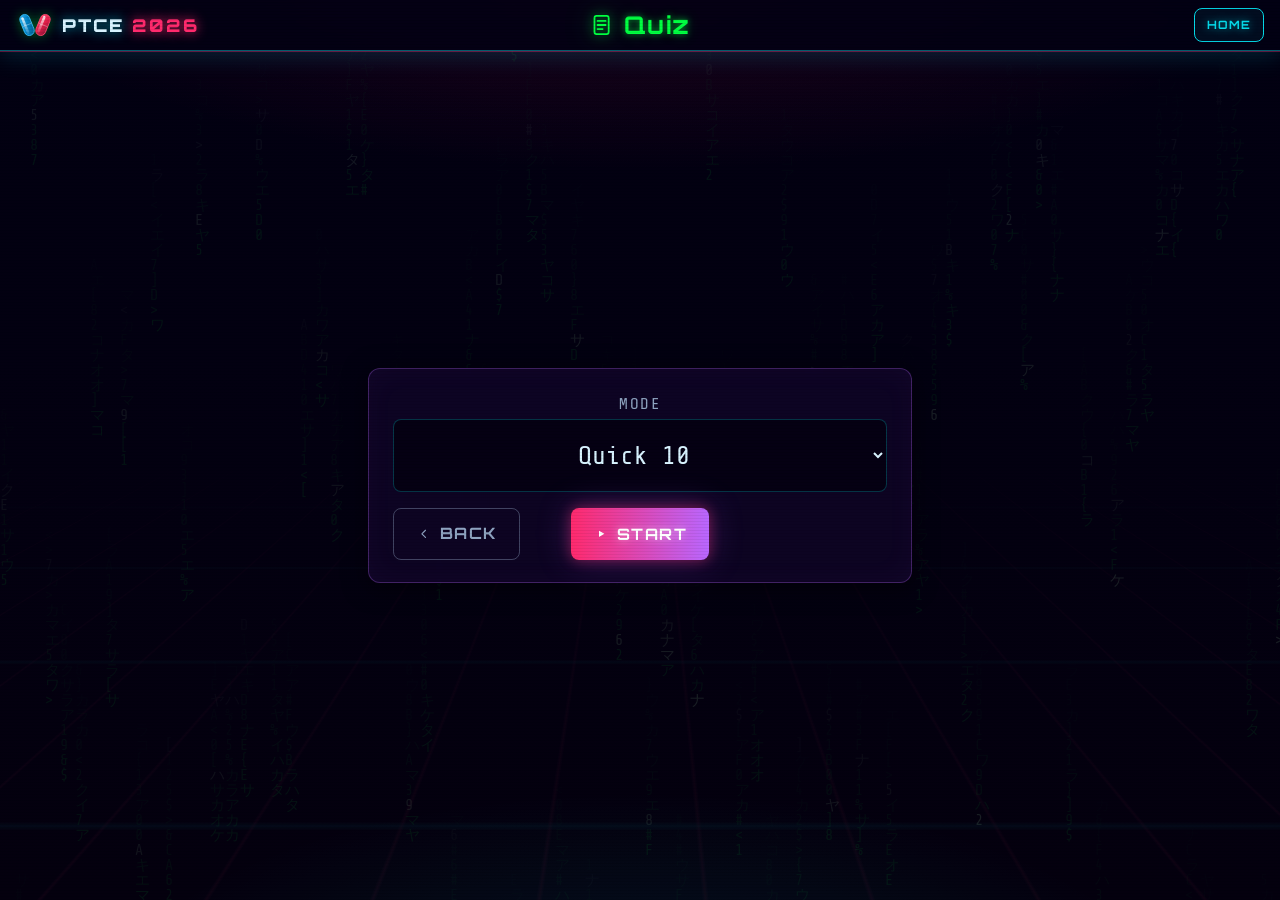
<file: quiz.html>
<!DOCTYPE html>
<html lang="en">
<head>
  <meta charset="UTF-8">
  <meta name="viewport" content="width=device-width, initial-scale=1.0, viewport-fit=cover">
  <meta name="theme-color" content="#030014">
  <title>Quiz • PTCE 2026</title>
  <link rel="manifest" href="manifest.json">
  <link rel="preconnect" href="https://fonts.googleapis.com">
  <link rel="preconnect" href="https://fonts.gstatic.com" crossorigin>
  <link href="https://fonts.googleapis.com/css2?family=Orbitron:wght@500;700;900&family=Rajdhani:wght@500;600;700&family=Share+Tech+Mono&display=swap" rel="stylesheet">
  <link rel="stylesheet" href="css/style.css?v=112">
</head>
<body class="quiz">
  <header class="app-header">
    <a href="index.html" class="logo" aria-label="PTCE 2026 home" title="PTCE 2026 · Red Pill or Blue Pill?">
      <svg class="matrix-pill-icon" viewBox="0 0 38 32" aria-hidden="true" focusable="false">
        <defs>
          <linearGradient id="bluePillGrad" x1="0%" y1="0%" x2="100%" y2="100%">
            <stop offset="0%" stop-color="#38bdf8"/>
            <stop offset="50%" stop-color="#0284c7"/>
            <stop offset="100%" stop-color="#075985"/>
          </linearGradient>
          <linearGradient id="redPillGrad" x1="0%" y1="0%" x2="100%" y2="100%">
            <stop offset="0%" stop-color="#ff4b72"/>
            <stop offset="50%" stop-color="#e11d48"/>
            <stop offset="100%" stop-color="#881337"/>
          </linearGradient>
          <linearGradient id="pillGloss" x1="0%" y1="0%" x2="0%" y2="100%">
            <stop offset="0%" stop-color="#ffffff" stop-opacity="0.85"/>
            <stop offset="100%" stop-color="#ffffff" stop-opacity="0.1"/>
          </linearGradient>
        </defs>
        <g transform="translate(11, 16) rotate(-22)">
          <rect x="-5" y="-11" width="10" height="22" rx="5" fill="url(#bluePillGrad)" stroke="#38bdf8" stroke-width="0.8"/>
          <line x1="-5" y1="0" x2="5" y2="0" stroke="rgba(255,255,255,0.4)" stroke-width="0.75"/>
          <rect x="-3" y="-9" width="2.5" height="18" rx="1.25" fill="url(#pillGloss)"/>
        </g>
        <g transform="translate(27, 16) rotate(22)">
          <rect x="-5" y="-11" width="10" height="22" rx="5" fill="url(#redPillGrad)" stroke="#ff4b72" stroke-width="0.8"/>
          <line x1="-5" y1="0" x2="5" y2="0" stroke="rgba(255,255,255,0.4)" stroke-width="0.75"/>
          <rect x="-3" y="-9" width="2.5" height="18" rx="1.25" fill="url(#pillGloss)"/>
        </g>
      </svg>
      PTCE <span>2026</span>
    </a>
    <h1 class="header-title hdr-title"><svg class="header-icon" viewBox="0 0 24 24" aria-hidden="true" focusable="false"><rect x="5" y="3" width="14" height="18" rx="2" fill="none" stroke="currentColor" stroke-width="1.75"/><path d="M8 8h8M8 12h8M8 16h5" fill="none" stroke="currentColor" stroke-width="1.75" stroke-linecap="round"/></svg> Quiz</h1>
    <div class="header-actions">
      <button type="button" id="headerExitBtn" class="exit-btn" hidden>Exit</button>
      <a href="index.html" class="header-home">Home</a>
    </div>
  </header>

  <main class="container">
    <section id="setup" class="card-block">
      <div class="setup-primary">
        <div class="field" id="modeField">
          <label for="mode">Mode</label>
          <select id="mode">
            <option value="quick10">Quick 10</option>
            <option value="chapter">Chapter Test</option>
            <option value="missed">Missed ?s</option>
            <option value="bookmarked">Bookmarked</option>
            <option value="weak">Weakest Domain</option>
            <option value="weaksub">Weakest Subtopic</option>
          </select>
        </div>
        <div class="field" id="countRow" hidden>
          <label for="count">Questions</label>
          <select id="count"></select>
        </div>
      </div>
      <div class="setup-extras" id="setupExtras" hidden>
        <div class="field" id="domainRow" hidden>
          <label for="domain">Chapter</label>
          <select id="domain">
            <option value="All">All</option>
            <option value="Medications">Medications</option>
            <option value="Patient Safety and Quality Assurance">Patient Safety &amp; Q.A.</option>
            <option value="Order Entry and Processing">Order Entry &amp; Processing</option>
            <option value="Federal Requirements">Federal Requirements</option>
          </select>
        </div>
        <div class="field" id="subtopicRow" hidden>
          <label for="subtopic">Subtopic</label>
          <select id="subtopic">
            <option value="">All</option>
          </select>
        </div>
        <div class="field" id="diffRow" hidden>
          <label for="difficulty">Difficulty</label>
          <select id="difficulty">
            <option value="">All</option>
            <option value="easy">Easy</option>
            <option value="medium">Medium</option>
            <option value="hard">Hard</option>
          </select>
        </div>
      </div>
      <div class="setup-actions">
        <a class="button ghost setup-back" href="index.html">
          <svg class="nav-icon" viewBox="0 0 24 24" aria-hidden="true" focusable="false">
            <path d="M14.5 6.5 9 12l5.5 5.5" fill="none" stroke="currentColor" stroke-width="1.75" stroke-linecap="round" stroke-linejoin="round"/>
          </svg>
          <span>Back</span>
        </a>
        <button type="button" id="startBtn" class="cta setup-start">
          <svg class="nav-icon" viewBox="0 0 24 24" aria-hidden="true" focusable="false">
            <path d="M9.2 7.2v9.6L17.4 12 9.2 7.2z" fill="currentColor"/>
          </svg>
          <span>Start</span>
        </button>
        <div class="setup-end">
          <button type="button" id="clearMissedBtn" class="button clear-btn" hidden aria-label="Clear missed" title="Clear missed">
            <svg class="clear-icon" viewBox="0 0 24 24" aria-hidden="true" focusable="false">
              <path d="M9 4.75h6M5.75 7.25h12.5M8.25 7.25l.55 11.1a1 1 0 0 0 1 .9h4.4a1 1 0 0 0 1-.9l.55-11.1M10.25 11v5.25M13.75 11v5.25" fill="none" stroke="currentColor" stroke-width="1.6" stroke-linecap="round" stroke-linejoin="round"/>
            </svg>
            <span class="clear-count" hidden></span>
          </button>
          <button type="button" id="clearBookmarksBtn" class="button clear-btn" hidden aria-label="Clear bookmarks" title="Clear bookmarks">
            <svg class="clear-icon" viewBox="0 0 24 24" aria-hidden="true" focusable="false">
              <path d="M9 4.75h6M5.75 7.25h12.5M8.25 7.25l.55 11.1a1 1 0 0 0 1 .9h4.4a1 1 0 0 0 1-.9l.55-11.1M10.25 11v5.25M13.75 11v5.25" fill="none" stroke="currentColor" stroke-width="1.6" stroke-linecap="round" stroke-linejoin="round"/>
            </svg>
            <span class="clear-count" hidden></span>
          </button>
        </div>
      </div>
    </section>

    <section id="quiz" class="card-block" style="display:none;">
      <div class="quiz-header">
        <div id="qnum" class="chip">Question 1/10</div>
        <div id="qdomain" class="chip">Domain</div>
        <button type="button" id="exitQuizBtn" class="exit-btn">Exit</button>
      </div>
      <div class="progress"><div id="progBar" class="progress-bar" style="width:0%"></div></div>
      <div class="q-toolbar">
        <div id="qtext" class="qtext"></div>
        <button id="bookmarkBtn" class="bookmark-btn" aria-pressed="false" title="Bookmark question">☆ Bookmark</button>
      </div>
      <div id="choices" class="choices"></div>
      <div class="actions">
        <button id="prevBtn" class="button ghost">Previous</button>
        <button id="nextBtn" class="cta">Next</button>
      </div>
    </section>

    <section id="results" class="card-block" style="display:none;">
      <h2>Results</h2>
      <p><strong id="scoreLine"></strong></p>
      <div class="progress"><div id="scoreBar" class="progress-bar" style="width:0%"></div></div>
      <div id="review"></div>
      <div class="row" style="margin-top:16px;">
        <button id="retryBtn" class="cta">Retry</button>
        <a class="button" href="dashboard.html">View Dashboard</a>
        <a class="button ghost" href="index.html">Home</a>
      </div>
    </section>

    <section id="loadError" class="card-block" style="display:none;">
      <h2>Failed to load questions</h2>
      <p>Ensure you are serving the folder over localhost (e.g., <code>python -m http.server</code>) so fetch of <code>data/questions.json</code> is allowed.</p>
    </section>
  </main>

  <dialog id="exitDialog" class="exit-dialog" aria-labelledby="exitDialogText">
    <p id="exitDialogText"></p>
    <div class="exit-dialog-actions">
      <button type="button" id="exitCancelBtn" class="button ghost">Keep going</button>
      <button type="button" id="exitConfirmBtn" class="exit-btn">Exit</button>
    </div>
  </dialog>

  <script src="js/app.js?v=112"></script>
  <script src="js/quiz.js?v=112"></script>
</body>
</html>
</file>
<file: css/style.css>
/* PTCE 2026 Study App — Synthwave × Matrix dark theme (mobile-first) */
:root {
  --bg: #030014;
  --bg2: #0a0221;
  --panel: rgba(16, 6, 40, 0.82);
  --panel-soft: rgba(10, 2, 33, 0.7);
  --line: rgba(5, 217, 232, 0.25);
  --pink: #ff2a6d;
  --cyan: #05d9e8;
  /* Shared neon standard (from the Practice Exam Quiz Mode card). Helix uses it first; other cards can adopt it. */
  --neon-blue: #00e5ff;
  --neon-red: #c90a1d;
  --neon-glass-a: rgba(0, 50, 78, 0.82);
  --neon-glass-b: rgba(1, 18, 32, 0.9);
  --neon-dim: #8fd0df;
  --violet: #b967ff;
  --green: #00ff41;
  --amber: #ffd319;
  --red: #ff3860;
  --ink: #d8f3ff;
  --ink-dim: #8ea3c0;
  --glow-cyan: 0 0 10px rgba(5, 217, 232, 0.45), 0 0 28px rgba(5, 217, 232, 0.18);
  --glow-pink: 0 0 10px rgba(255, 42, 109, 0.5), 0 0 28px rgba(255, 42, 109, 0.22);
  --glow-violet: 0 0 10px rgba(185, 103, 255, 0.45), 0 0 28px rgba(185, 103, 255, 0.2);
  --glow-green: 0 0 10px rgba(0, 255, 65, 0.45), 0 0 28px rgba(0, 255, 65, 0.18);
  --radius: 12px;
  --font-display: "Orbitron", "Segoe UI", system-ui, sans-serif;
  --font-body: "Rajdhani", -apple-system, BlinkMacSystemFont, "Segoe UI", Roboto, sans-serif;
  --font-mono: "Share Tech Mono", ui-monospace, "Cascadia Mono", Consolas, monospace;
  /* Centered page-header title. One set of tokens for every header bar.
     ~26px at 1366px wide (1.9vw). Offline, the stack falls back if Orbitron
     has not been cached yet. */
  --hdr-title-font: "Orbitron", "Segoe UI", system-ui, sans-serif;
  --hdr-title-size: clamp(22px, 1.9vw, 28px);
  --hdr-title-tracking: 0.06em;
  --hdr-title-color: #00ff41;
  --hdr-title-glow: 0 0 6px rgba(0, 255, 65, 0.55), 0 0 14px rgba(0, 255, 65, 0.25);
  --hdr-title-icon-size: clamp(22px, 1.9vw, 26px);
  --hdr-title-icon-glow: drop-shadow(0 0 6px rgba(0, 255, 65, 0.55)) drop-shadow(0 0 14px rgba(0, 255, 65, 0.25));
}

* { box-sizing: border-box; margin: 0; padding: 0; }

html {
  -webkit-text-size-adjust: 100%;
  background-color: #030014;
  min-height: 100%;
}

body {
  font-family: var(--font-body);
  font-size: 1.05rem;
  background:
    radial-gradient(ellipse 90% 45% at 50% -8%, rgba(255, 42, 109, 0.16), transparent 60%),
    radial-gradient(ellipse 70% 40% at 50% 112%, rgba(5, 217, 232, 0.1), transparent 60%),
    linear-gradient(180deg, var(--bg) 0%, #05010f 100%);
  background-attachment: fixed;
  color: var(--ink);
  line-height: 1.5;
  min-height: 100vh;
  -webkit-font-smoothing: antialiased;
  overflow-x: hidden;
}

/* Synthwave grid floor */
body::before {
  content: "";
  position: fixed;
  left: -50%;
  right: -50%;
  bottom: 0;
  height: 52vh;
  background-image:
    linear-gradient(rgba(5, 217, 232, 0.2) 1px, transparent 1px),
    linear-gradient(90deg, rgba(255, 42, 109, 0.16) 1px, transparent 1px);
  background-size: 52px 52px;
  transform: perspective(340px) rotateX(58deg);
  transform-origin: center top;
  -webkit-mask-image: linear-gradient(to top, rgba(0, 0, 0, 0.9), transparent 88%);
  mask-image: linear-gradient(to top, rgba(0, 0, 0, 0.9), transparent 88%);
  opacity: 0.55;
  pointer-events: none;
  z-index: 0;
  animation: gridScroll 6s linear infinite;
}
@keyframes gridScroll {
  from { background-position: 0 0, 0 0; }
  to { background-position: 0 52px, 0 0; }
}

/* CRT scanlines */
body::after {
  content: "";
  position: fixed;
  inset: 0;
  background: repeating-linear-gradient(0deg, rgba(0, 0, 0, 0.16) 0 1px, transparent 1px 3px);
  opacity: 0.35;
  pointer-events: none;
  z-index: 999;
}

/* Matrix rain canvas (injected by js/app.js) */
#matrixRain {
  position: fixed;
  inset: 0;
  z-index: 0;
  opacity: 0.13;
  pointer-events: none;
}

::selection { background: var(--pink); color: #fff; }

:focus-visible {
  outline: 2px solid var(--cyan);
  outline-offset: 2px;
  box-shadow: var(--glow-cyan);
}

code {
  font-family: var(--font-mono);
  color: var(--green);
  background: rgba(0, 255, 65, 0.08);
  padding: 1px 6px;
  border-radius: 4px;
}

/* ============ Header / Nav ============ */
.app-header {
  background: rgba(3, 0, 20, 0.88);
  -webkit-backdrop-filter: blur(10px);
  backdrop-filter: blur(10px);
  color: var(--ink);
  padding: 14px 18px;
  position: sticky;
  top: 0;
  z-index: 100;
  border-bottom: 1px solid rgba(5, 217, 232, 0.45);
  box-shadow: 0 1px 0 rgba(255, 42, 109, 0.35), 0 4px 24px rgba(5, 217, 232, 0.18);
  display: flex;
  align-items: center;
  justify-content: space-between;
}
.app-header .logo {
  font-family: var(--font-display);
  font-size: 1.1rem;
  font-weight: 900;
  letter-spacing: 2px;
  color: var(--ink);
  text-decoration: none;
  text-shadow: 0 0 12px rgba(5, 217, 232, 0.7);
  display: flex;
  align-items: center;
  gap: 8px;
  animation: neonFlicker 6s linear infinite;
}
.matrix-pill-icon {
  display: inline-block;
  width: 38px;
  height: 32px;
  flex: none;
  filter: drop-shadow(0 0 6px rgba(0, 255, 65, 0.4));
}
.app-header .logo span {
  color: var(--pink);
  text-shadow: 0 0 12px rgba(255, 42, 109, 0.9);
}
@keyframes neonFlicker {
  0%, 100% { opacity: 1; }
  92% { opacity: 1; }
  93% { opacity: 0.6; }
  94% { opacity: 1; }
  96% { opacity: 0.75; }
  97% { opacity: 1; }
}
.back-link {
  font-family: var(--font-mono);
  color: var(--cyan);
  text-decoration: none;
  font-size: 0.85rem;
  text-shadow: 0 0 8px rgba(5, 217, 232, 0.6);
}
.back-link:hover { color: #fff; text-shadow: 0 0 12px var(--cyan); }
.crumb {
  font-family: var(--font-mono);
  font-size: 0.78rem;
  color: var(--green);
  border: 1px solid rgba(0, 255, 65, 0.4);
  border-radius: 999px;
  padding: 3px 12px;
  text-shadow: 0 0 8px rgba(0, 255, 65, 0.6);
}

/* ============ Layout ============ */
.container {
  max-width: 720px;
  margin: 0 auto;
  padding: 20px 16px 80px;
  position: relative;
  z-index: 1;
}
.page-title {
  font-family: var(--font-display);
  font-size: 1.35rem;
  font-weight: 700;
  letter-spacing: 1px;
  margin-bottom: 4px;
  color: #fff;
  text-shadow: 0 0 14px rgba(5, 217, 232, 0.6);
}
.page-sub {
  color: var(--ink-dim);
  font-size: 0.95rem;
  margin-bottom: 18px;
  font-family: var(--font-mono);
}

/* ============ Home ============ */
.hero {
  position: relative;
  overflow: hidden;
  background: linear-gradient(180deg, rgba(24, 5, 56, 0.92), rgba(6, 1, 20, 0.96));
  border: 1px solid rgba(185, 103, 255, 0.45);
  border-radius: var(--radius);
  padding: 34px 22px 28px;
  margin-bottom: 22px;
  text-align: center;
  box-shadow: var(--glow-violet), inset 0 0 40px rgba(185, 103, 255, 0.08);
}
.hero::before {
  content: "";
  position: absolute;
  left: 50%;
  top: -160px;
  width: 320px;
  height: 320px;
  transform: translateX(-50%);
  border-radius: 50%;
  background: linear-gradient(180deg, var(--amber) 0%, var(--pink) 55%, var(--violet) 100%);
  -webkit-mask-image: repeating-linear-gradient(180deg, #000 0 24px, transparent 24px 31px);
  mask-image: repeating-linear-gradient(180deg, #000 0 24px, transparent 24px 31px);
  opacity: 0.45;
  filter: drop-shadow(0 0 34px rgba(255, 42, 109, 0.55));
  pointer-events: none;
}
.hero h1 {
  position: relative;
  font-family: var(--font-display);
  font-size: 1.55rem;
  font-weight: 900;
  letter-spacing: 2px;
  margin-bottom: 8px;
  color: #fff;
  text-shadow: 0 0 16px rgba(5, 217, 232, 0.8), 0 0 40px rgba(5, 217, 232, 0.4);
}
.hero h1 span {
  color: var(--pink);
  text-shadow: 0 0 16px rgba(255, 42, 109, 0.9), 0 0 40px rgba(255, 42, 109, 0.5);
}
.hero p {
  position: relative;
  color: var(--ink-dim);
  font-family: var(--font-mono);
  font-size: 0.85rem;
  letter-spacing: 1px;
}

.menu-grid { display: grid; grid-template-columns: 1fr 1fr; gap: 14px; }
.menu-card {
  background: var(--panel);
  border: 1px solid var(--line);
  border-radius: var(--radius);
  padding: 20px 16px;
  text-decoration: none;
  color: var(--ink);
  transition: transform 0.18s ease, box-shadow 0.18s ease, border-color 0.18s ease;
  display: flex;
  flex-direction: column;
  gap: 6px;
  -webkit-backdrop-filter: blur(6px);
  backdrop-filter: blur(6px);
}
.menu-card:hover {
  transform: translateY(-4px);
  border-color: var(--pink);
  box-shadow: var(--glow-pink);
}
.menu-card .icon { font-size: 1.8rem; filter: drop-shadow(0 0 8px rgba(5, 217, 232, 0.7)); }
.menu-card .title {
  font-family: var(--font-display);
  font-weight: 700;
  font-size: 0.88rem;
  letter-spacing: 1px;
  color: #fff;
}
.menu-card .desc { font-size: 0.82rem; color: var(--ink-dim); }
.menu-card.wide { grid-column: 1 / -1; }
.menu-card.featured { min-height: 0; }
.menu-card.dimmed { opacity: 0.55; cursor: default; }
.menu-card.dimmed:hover { transform: none; border-color: var(--line); box-shadow: none; }

/* Home HUD. Study Course is the large center panel. The four peers share
   visual weight but not a grid: different aspect ratios and offsets, with
   open pockets left for the rain. Titles, icons, and the course CTA are centered. */
body.home .container {
  width: 100%;
  max-width: none;
  padding: 12px 16px 14px;
}
body.home .hud {
  position: relative;
  width: min(1280px, calc(100% - 28px));
  height: auto;
  margin: 8px auto 0;
}
body.home .menu-card.wide { grid-column: auto; }
body.home .menu-card {
  position: relative;
  align-items: center;
  justify-content: center;
  text-align: center;
  gap: 6px;
  padding: 16px 14px;
  min-height: 0;
  border-radius: 2px;
}
body.home .menu-card .icon {
  display: flex;
  align-items: center;
  justify-content: center;
  font-size: 1.55rem;
  line-height: 1;
  color: #b6ffc9;
  filter: none;
  margin-inline: auto;
}
body.home .menu-icon {
  width: 1.15em;
  height: 1.15em;
  display: block;
}
body.home .header-icon {
  width: 1.35rem;
  height: 1.35rem;
  display: block;
}
body.home .menu-card .title {
  font-size: 1.28rem;
  letter-spacing: 0.4px;
  line-height: 1.15;
  text-align: center;
  width: 100%;
}
body.home .menu-card .desc {
  font-size: 1.02rem;
  line-height: 1.3;
  color: var(--ink);
  text-align: center;
  max-width: 28ch;
}
body.home .menu-card.featured {
  flex-direction: column;
  align-items: center;
  justify-content: center;
  text-align: center;
  gap: 10px;
  min-height: 240px;
  padding: 22px 22px 20px;
}
body.home .hero-sys {
  font-family: var(--font-mono);
  font-size: 0.82rem;
  letter-spacing: 1.8px;
  color: #8dffaa;
  text-align: center;
}
body.home .menu-card.featured .icon {
  font-size: clamp(2.4rem, 4vw, 3.1rem);
  color: #d8ffe4;
}
body.home .hero-copy {
  display: flex;
  flex-direction: column;
  align-items: center;
  text-align: center;
  gap: 6px;
  min-width: 0;
  width: 100%;
}
body.home .hero-kicker {
  font-family: var(--font-mono);
  font-size: 0.95rem;
  letter-spacing: 1.8px;
  text-transform: uppercase;
  color: #9dffb4;
  text-align: center;
}
body.home .menu-card.featured .title {
  font-size: clamp(1.9rem, 3vw, 2.7rem);
  letter-spacing: 0.6px;
  line-height: 1.05;
  text-align: center;
}
body.home .menu-card.featured .desc {
  font-size: clamp(1.08rem, 1.5vw, 1.28rem);
  line-height: 1.35;
  max-width: 32ch;
  text-align: center;
}
body.home .hero-go {
  display: inline-flex;
  align-items: center;
  justify-content: center;
  align-self: center;
  min-height: 40px;
  margin-top: 6px;
  font-family: var(--font-mono);
  font-size: 1rem;
  letter-spacing: 0.6px;
  text-transform: none;
  color: #04140c;
  border: 1px solid #b6ffc9;
  border-radius: 0;
  padding: 8px 14px;
  background: #8dffaa;
}
body.home .menu-card.featured:hover .hero-go {
  color: #04140c;
  background: #d8ffe4;
}
body.home .menu-card::before,
body.home .menu-card::after {
  content: "";
  position: absolute;
  width: 12px;
  height: 12px;
  pointer-events: none;
}
body.home .menu-card::before {
  top: 4px;
  left: 4px;
  border-top: 2px solid #3dff6a;
  border-left: 2px solid #3dff6a;
}
body.home .menu-card::after {
  right: 4px;
  bottom: 4px;
  border-right: 2px solid rgba(0, 255, 65, 0.7);
  border-bottom: 2px solid rgba(0, 255, 65, 0.7);
}
body.home .menu-card.featured::before,
body.home .menu-card.featured::after {
  width: 18px;
  height: 18px;
}

/* ============ Buttons ============ */
.btn, .button {
  display: inline-flex;
  align-items: center;
  justify-content: center;
  gap: 8px;
  font-family: var(--font-display);
  font-size: 0.78rem;
  font-weight: 700;
  letter-spacing: 1.5px;
  text-transform: uppercase;
  background: rgba(5, 217, 232, 0.06);
  color: var(--cyan);
  border: 1px solid var(--cyan);
  border-radius: 8px;
  padding: 12px 20px;
  cursor: pointer;
  text-decoration: none;
  text-shadow: 0 0 8px rgba(5, 217, 232, 0.6);
  transition: box-shadow 0.15s ease, background 0.15s ease, transform 0.1s ease;
}
.btn:hover, .button:hover { background: rgba(5, 217, 232, 0.16); box-shadow: var(--glow-cyan); }
.btn:active, .button:active { transform: scale(0.97); }
.btn.gold { color: var(--amber); border-color: var(--amber); background: rgba(255, 211, 25, 0.06); text-shadow: 0 0 8px rgba(255, 211, 25, 0.6); }
.btn.gold:hover { background: rgba(255, 211, 25, 0.16); box-shadow: 0 0 10px rgba(255, 211, 25, 0.5), 0 0 28px rgba(255, 211, 25, 0.2); }
.btn.outline { color: var(--violet); border-color: var(--violet); background: rgba(185, 103, 255, 0.06); text-shadow: 0 0 8px rgba(185, 103, 255, 0.6); }
.btn.outline:hover { background: rgba(185, 103, 255, 0.16); box-shadow: var(--glow-violet); }
.btn:disabled, .button:disabled { opacity: 0.35; cursor: not-allowed; box-shadow: none; }
.btn-row { display: flex; gap: 10px; flex-wrap: wrap; margin-top: 16px; }

.cta {
  display: inline-flex;
  align-items: center;
  justify-content: center;
  gap: 8px;
  font-family: var(--font-display);
  font-size: 0.8rem;
  font-weight: 700;
  letter-spacing: 1.5px;
  text-transform: uppercase;
  background: linear-gradient(90deg, var(--pink), var(--violet));
  color: #fff;
  border: none;
  border-radius: 8px;
  padding: 13px 22px;
  cursor: pointer;
  text-decoration: none;
  text-shadow: 0 0 8px rgba(255, 255, 255, 0.5);
  box-shadow: 0 0 14px rgba(255, 42, 109, 0.45), 0 0 34px rgba(185, 103, 255, 0.25);
  transition: box-shadow 0.15s ease, transform 0.1s ease, filter 0.15s ease;
}
.cta:hover { filter: brightness(1.15); box-shadow: 0 0 20px rgba(255, 42, 109, 0.65), 0 0 50px rgba(185, 103, 255, 0.35); }
.cta:active { transform: scale(0.97); }
.cta:disabled { opacity: 0.4; cursor: not-allowed; }

.ghost {
  background: transparent;
  color: var(--ink-dim);
  border: 1px solid rgba(142, 163, 192, 0.4);
  text-shadow: none;
}
.ghost:hover { color: var(--cyan); border-color: var(--cyan); background: rgba(5, 217, 232, 0.08); box-shadow: var(--glow-cyan); }

/* ============ Forms ============ */
.row { display: flex; flex-direction: column; gap: 7px; margin-bottom: 16px; }
.row label {
  font-family: var(--font-mono);
  font-size: 0.78rem;
  letter-spacing: 1px;
  text-transform: uppercase;
  color: var(--ink-dim);
}
select, input[type="number"], input[type="text"] {
  font-family: var(--font-mono);
  font-size: 0.95rem;
  background: rgba(5, 1, 18, 0.85);
  color: var(--ink);
  border: 1px solid var(--line);
  border-radius: 8px;
  padding: 11px 12px;
  width: 100%;
}
select:focus, input:focus {
  outline: none;
  border-color: var(--cyan);
  box-shadow: var(--glow-cyan);
}
input:disabled, select:disabled { opacity: 0.45; }
.clear-btn {
  color: var(--pink);
  border-color: rgba(255, 42, 109, 0.75);
  background: rgba(255, 42, 109, 0.08);
  text-shadow: 0 0 8px rgba(255, 42, 109, 0.55);
}
.clear-btn:hover {
  color: #fff;
  background: rgba(255, 42, 109, 0.18);
  box-shadow: var(--glow-pink);
}
select option { background: var(--bg2); }

/* ============ Filter pills ============ */
.filter-row { display: flex; gap: 8px; flex-wrap: wrap; margin-bottom: 16px; }
.pill {
  font-family: var(--font-mono);
  background: rgba(5, 1, 18, 0.7);
  border: 1px solid rgba(185, 103, 255, 0.4);
  color: var(--ink-dim);
  padding: 7px 13px;
  border-radius: 999px;
  font-size: 0.8rem;
  cursor: pointer;
  transition: all 0.15s ease;
}
.pill:hover { border-color: var(--violet); color: #fff; }
.pill.active {
  background: linear-gradient(90deg, rgba(255, 42, 109, 0.25), rgba(185, 103, 255, 0.25));
  color: #fff;
  border-color: var(--pink);
  box-shadow: var(--glow-pink);
  text-shadow: 0 0 8px rgba(255, 42, 109, 0.7);
}

/* ============ Flashcards ============ */
/* Faces share one grid cell so the card is as tall as its content, not a fixed billboard. */
.flashcard-wrap { perspective: 1200px; margin: 6px 0 2px; position: relative; z-index: 1; }
.flashcard {
  display: grid;
  position: relative;
  width: 100%;
  height: auto;
  min-height: 0;
  transform-style: preserve-3d;
  transition: transform 0.55s cubic-bezier(0.4, 0.2, 0.2, 1);
  cursor: pointer;
}
.flashcard.flipped { transform: rotateY(180deg); }
.flashcard .face {
  grid-area: 1 / 1;
  position: relative;
  backface-visibility: hidden;
  -webkit-backface-visibility: hidden;
  border-radius: var(--radius);
  padding: 0.9rem 1.15rem 0.75rem;
  display: flex;
  flex-direction: column;
  align-items: center;
  justify-content: center;
  gap: 0.35rem;
  text-align: center;
  min-height: 6.75rem;
  -webkit-backdrop-filter: blur(6px);
  backdrop-filter: blur(6px);
}
.flashcard .front {
  background: var(--panel);
  border: 1px solid var(--cyan);
  box-shadow: var(--glow-cyan), inset 0 0 30px rgba(5, 217, 232, 0.05);
  transform: rotateY(0deg);
}
.flashcard .back {
  background: linear-gradient(135deg, rgba(185, 103, 255, 0.22), rgba(255, 42, 109, 0.22)), var(--panel);
  border: 1px solid var(--pink);
  box-shadow: var(--glow-pink), inset 0 0 30px rgba(255, 42, 109, 0.06);
  color: var(--ink);
  transform: rotateY(180deg);
}
.flashcard .face .q-text { font-size: 1.25rem; font-weight: 600; color: #fff; line-height: 1.35; }
.flashcard .face .a-text { font-size: 1.08rem; line-height: 1.4; }
.flashcard .face .q-text,
.flashcard .face .a-text { width: 100%; max-width: 68ch; overflow-wrap: break-word; }
.domain-tag {
  align-self: flex-start;
  max-width: 100%;
  font-family: var(--font-mono);
  font-size: 0.72rem;
  line-height: 1.3;
  text-transform: uppercase;
  letter-spacing: 1px;
  color: var(--cyan);
  text-shadow: 0 0 8px rgba(5, 217, 232, 0.6);
}
.back .domain-tag { color: var(--pink); text-shadow: 0 0 8px rgba(255, 42, 109, 0.7); }
.flip-hint { font-family: var(--font-mono); font-size: 0.75rem; line-height: 1.3; color: var(--ink-dim); }
.card-counter {
  text-align: center;
  color: var(--ink-dim);
  font-family: var(--font-mono);
  font-size: 0.82rem;
  margin: 8px 0;
}

/* ============ Quiz / Exam ============ */
.question-card, .card-block {
  background: var(--panel);
  border-radius: var(--radius);
  padding: 20px 18px;
  border: 1px solid rgba(185, 103, 255, 0.3);
  box-shadow: 0 4px 24px rgba(0, 0, 0, 0.5), inset 0 0 30px rgba(185, 103, 255, 0.04);
  margin-bottom: 16px;
  -webkit-backdrop-filter: blur(6px);
  backdrop-filter: blur(6px);
}
.card-block h2, .card-block h3 {
  font-family: var(--font-display);
  font-size: 1rem;
  letter-spacing: 1px;
  color: #fff;
  text-shadow: 0 0 10px rgba(185, 103, 255, 0.6);
  margin-bottom: 12px;
}
.card-block p { font-size: 0.95rem; }

.quiz-header { display: flex; justify-content: space-between; align-items: center; gap: 8px; flex-wrap: wrap; }
.chip {
  font-family: var(--font-mono);
  font-size: 0.75rem;
  color: var(--violet);
  border: 1px solid rgba(185, 103, 255, 0.5);
  border-radius: 999px;
  padding: 4px 12px;
  text-shadow: 0 0 8px rgba(185, 103, 255, 0.6);
  white-space: nowrap;
  overflow: hidden;
  text-overflow: ellipsis;
  max-width: 100%;
}

.q-domain {
  font-family: var(--font-mono);
  font-size: 0.72rem;
  text-transform: uppercase;
  letter-spacing: 1px;
  color: var(--cyan);
  text-shadow: 0 0 8px rgba(5, 217, 232, 0.5);
}
.q-text, .qtext {
  font-size: 1.12rem;
  font-weight: 600;
  color: #fff;
  margin: 10px 0 16px;
  text-shadow: 0 0 10px rgba(216, 243, 255, 0.25);
}

.options, .choices {
  display: grid;
  grid-template-columns: 1fr;
  gap: 8px;
  align-items: start;
}
.option {
  background: var(--panel-soft);
  border: 1px solid rgba(5, 217, 232, 0.22);
  border-radius: 10px;
  padding: 8px 12px;
  font-family: var(--font-body);
  font-size: 1rem;
  line-height: 1.35;
  color: var(--ink);
  text-align: left;
  cursor: pointer;
  transition: border-color 0.15s ease, box-shadow 0.15s ease, background 0.15s ease;
  display: flex;
  gap: 8px;
  align-items: center;
  width: 100%;
  min-height: 44px;
  overflow-wrap: break-word;
}
.option:hover { border-color: var(--cyan); box-shadow: var(--glow-cyan); }
.option .letter {
  width: 26px;
  height: 26px;
  flex-shrink: 0;
  border-radius: 50%;
  border: 1px solid var(--cyan);
  background: transparent;
  color: var(--cyan);
  display: flex;
  align-items: center;
  justify-content: center;
  font-family: var(--font-mono);
  font-size: 0.8rem;
  text-shadow: 0 0 6px rgba(5, 217, 232, 0.7);
}
.option.correct {
  background: rgba(0, 255, 65, 0.08);
  border-color: var(--green);
  box-shadow: var(--glow-green);
}
.option.correct .letter {
  border-color: var(--green);
  color: var(--green);
  text-shadow: 0 0 8px var(--green);
}
.option.wrong {
  background: rgba(255, 56, 96, 0.08);
  border-color: var(--red);
  box-shadow: 0 0 10px rgba(255, 56, 96, 0.45);
}
.option.wrong .letter { border-color: var(--red); color: var(--red); text-shadow: 0 0 8px var(--red); }
.option.disabled { cursor: default; pointer-events: none; }
.option.selected { border-color: var(--amber); box-shadow: 0 0 12px rgba(255, 211, 25, 0.4); }

.choice {
  display: flex;
  align-items: center;
  gap: 8px;
  width: 100%;
  text-align: left;
  font-family: var(--font-body);
  font-size: 1rem;
  line-height: 1.35;
  background: var(--panel-soft);
  color: var(--ink);
  border: 1px solid rgba(5, 217, 232, 0.22);
  border-radius: 10px;
  padding: 8px 12px;
  min-height: 44px;
  cursor: pointer;
  overflow-wrap: break-word;
  transition: border-color 0.15s ease, box-shadow 0.15s ease, background 0.15s ease;
}
.choice strong { color: var(--cyan); font-family: var(--font-mono); text-shadow: 0 0 8px rgba(5, 217, 232, 0.6); margin-right: 0; flex: 0 0 auto; }
.choice-label { min-width: 0; }
.option > span:not(.letter) { min-width: 0; }
.choice:hover { border-color: var(--pink); box-shadow: var(--glow-pink); }
.choice.selected {
  border-color: var(--cyan);
  background: rgba(5, 217, 232, 0.12);
  box-shadow: var(--glow-cyan);
}

.actions { display: flex; justify-content: space-between; align-items: center; gap: 10px; margin-top: 12px; flex-wrap: wrap; }

.rationale {
  margin-top: 14px;
  padding: 13px 14px;
  background: rgba(255, 211, 25, 0.07);
  border-left: 3px solid var(--amber);
  border-radius: 8px;
  font-size: 0.92rem;
  color: var(--ink);
  display: none;
}
.rationale.show { display: block; }
.rationale strong { color: var(--amber); }
.review-item .rationale { display: block; }

#review h3 {
  font-family: var(--font-display);
  letter-spacing: 1px;
  color: #fff;
  text-shadow: 0 0 10px rgba(5, 217, 232, 0.5);
  margin: 18px 0 12px;
}
.review-item {
  background: var(--panel-soft);
  border: 1px solid rgba(5, 217, 232, 0.15);
  border-left: 3px solid var(--ink-dim);
  border-radius: 8px;
  padding: 14px;
  margin-bottom: 12px;
  font-size: 0.92rem;
}
.review-item p { margin-bottom: 6px; }
.review-item p:last-child { margin-bottom: 0; }
.review-item.correct { border-left-color: var(--green); box-shadow: inset 0 0 20px rgba(0, 255, 65, 0.04); }
.review-item.incorrect { border-left-color: var(--pink); box-shadow: inset 0 0 20px rgba(255, 42, 109, 0.05); }

/* Progress bars & timer */
.quiz-topbar { display: flex; justify-content: space-between; align-items: center; margin-bottom: 12px; font-family: var(--font-mono); font-size: 0.85rem; }
.timer {
  color: var(--green);
  background: rgba(5, 1, 18, 0.85);
  border: 1px solid rgba(0, 255, 65, 0.4);
  padding: 6px 14px;
  border-radius: 999px;
  font-family: var(--font-mono);
  text-shadow: 0 0 8px rgba(0, 255, 65, 0.6);
}
.timer.warn { color: var(--red); border-color: var(--red); text-shadow: 0 0 8px var(--red); animation: warnPulse 1s ease-in-out infinite; }
@keyframes warnPulse { 0%, 100% { opacity: 1; } 50% { opacity: 0.55; } }
.progress-track, .progress {
  width: 100%;
  height: 8px;
  background: rgba(255, 255, 255, 0.06);
  border: 1px solid rgba(5, 217, 232, 0.2);
  border-radius: 999px;
  overflow: hidden;
  margin-bottom: 16px;
}
.progress { margin: 12px 0 16px; }
.progress-fill, .progress-bar {
  height: 100%;
  background: linear-gradient(90deg, var(--cyan), var(--pink));
  box-shadow: 0 0 10px rgba(5, 217, 232, 0.7);
  width: 0%;
  transition: width 0.3s ease;
  margin: 0;
  border: none;
  border-radius: 999px;
}

/* ============ Score report ============ */
.score-card {
  background: var(--panel);
  border: 1px solid rgba(5, 217, 232, 0.3);
  border-radius: var(--radius);
  padding: 26px 20px;
  box-shadow: 0 4px 24px rgba(0, 0, 0, 0.5), var(--glow-cyan);
  text-align: center;
  margin-bottom: 18px;
}
.score-big {
  font-family: var(--font-display);
  font-size: 3rem;
  font-weight: 900;
  color: #fff;
  text-shadow: 0 0 20px rgba(5, 217, 232, 0.8), 0 0 60px rgba(5, 217, 232, 0.4);
}
.score-big.pass { color: var(--green); text-shadow: 0 0 20px rgba(0, 255, 65, 0.8), 0 0 60px rgba(0, 255, 65, 0.4); }
.score-big.fail { color: var(--pink); text-shadow: 0 0 20px rgba(255, 42, 109, 0.8), 0 0 60px rgba(255, 42, 109, 0.4); }
.score-label { color: var(--ink-dim); font-family: var(--font-mono); font-size: 0.85rem; letter-spacing: 1px; }
.domain-breakdown { margin-top: 16px; text-align: left; }
.domain-row { margin-bottom: 12px; }
.domain-row .dr-head { display: flex; justify-content: space-between; font-family: var(--font-mono); font-size: 0.82rem; margin-bottom: 4px; color: var(--ink); }
.domain-row .bar-track { height: 9px; background: rgba(255, 255, 255, 0.06); border: 1px solid rgba(5, 217, 232, 0.15); border-radius: 999px; overflow: hidden; }
.domain-row .bar-fill { height: 100%; background: linear-gradient(90deg, var(--cyan), var(--violet)); box-shadow: 0 0 8px rgba(5, 217, 232, 0.6); border-radius: 999px; }

/* ============ Dashboard ============ */
.stats-grid { display: grid; grid-template-columns: 1fr 1fr; gap: 12px; margin-bottom: 20px; }
.stat-box {
  background: var(--panel);
  border-radius: var(--radius);
  padding: 18px 14px;
  text-align: center;
  border: 1px solid var(--line);
  -webkit-backdrop-filter: blur(6px);
  backdrop-filter: blur(6px);
  transition: box-shadow 0.15s ease;
}
.stat-box:hover { box-shadow: var(--glow-cyan); }

.stat-box .num {
  font-family: var(--font-display);
  font-size: 1.9rem;
  font-weight: 900;
  color: var(--cyan);
  text-shadow: 0 0 14px rgba(5, 217, 232, 0.7);
}
.stat-box .num.gold { color: var(--amber); text-shadow: 0 0 14px rgba(255, 211, 25, 0.7); }
.stat-box .lbl { font-family: var(--font-mono); font-size: 0.72rem; letter-spacing: 1px; text-transform: uppercase; color: var(--ink-dim); margin-top: 2px; }

.hist-row {
  display: flex;
  justify-content: space-between;
  align-items: center;
  gap: 10px;
  padding: 10px 0;
  border-bottom: 1px dashed rgba(5, 217, 232, 0.2);
  font-size: 0.92rem;
}
.hist-row:last-child { border-bottom: none; }
.hist-score { font-family: var(--font-display); font-weight: 700; color: var(--green); text-shadow: 0 0 10px rgba(0, 255, 65, 0.6); }

/* ============ Notes ============ */
.note-domain { margin-bottom: 14px; }
.note-domain summary {
  cursor: pointer;
  list-style: none;
  background: linear-gradient(135deg, rgba(24, 5, 56, 0.95), rgba(10, 2, 33, 0.95));
  color: var(--ink);
  padding: 15px 16px;
  border: 1px solid rgba(185, 103, 255, 0.4);
  border-radius: var(--radius);
  font-family: var(--font-display);
  font-weight: 700;
  font-size: 0.85rem;
  letter-spacing: 1px;
  display: flex;
  justify-content: space-between;
  align-items: center;
  gap: 8px;
  transition: box-shadow 0.15s ease;
}
.note-domain summary:hover { box-shadow: var(--glow-violet); }
.note-domain summary::-webkit-details-marker { display: none; }
.note-domain[open] summary {
  border-bottom-left-radius: 0;
  border-bottom-right-radius: 0;
  border-bottom-color: transparent;
}
.note-domain summary .weight-badge {
  background: linear-gradient(90deg, var(--pink), var(--violet));
  color: #fff;
  padding: 3px 10px;
  border-radius: 999px;
  font-family: var(--font-mono);
  font-size: 0.75rem;
  box-shadow: 0 0 10px rgba(255, 42, 109, 0.5);
  white-space: nowrap;
}
.note-body {
  background: var(--panel);
  border: 1px solid rgba(185, 103, 255, 0.4);
  border-top: none;
  border-bottom-left-radius: var(--radius);
  border-bottom-right-radius: var(--radius);
  padding: 16px;
}
.note-summary { font-size: 0.9rem; color: var(--ink-dim); margin-bottom: 14px; font-style: italic; }
.note-section { margin-bottom: 16px; }
.note-section h4 {
  font-family: var(--font-display);
  font-size: 0.88rem;
  letter-spacing: 1px;
  color: var(--cyan);
  text-shadow: 0 0 8px rgba(5, 217, 232, 0.5);
  margin-bottom: 8px;
  border-left: 3px solid var(--pink);
  padding-left: 8px;
}
.note-section ul { list-style: none; }
.note-section li { font-size: 0.92rem; padding: 6px 0 6px 18px; position: relative; border-bottom: 1px dashed rgba(5, 217, 232, 0.15); }
.note-section li:last-child { border-bottom: none; }
.note-section li::before { content: "▸"; color: var(--pink); text-shadow: 0 0 6px rgba(255, 42, 109, 0.7); position: absolute; left: 0; }

/* ============ Utility ============ */
.empty-state { text-align: center; color: var(--ink-dim); font-family: var(--font-mono); padding: 40px 20px; }
.hidden { display: none !important; }
.center { text-align: center; }
.muted { color: var(--ink-dim); font-size: 0.85rem; }
.footer-note { text-align: center; color: var(--ink-dim); font-family: var(--font-mono); font-size: 0.75rem; letter-spacing: 1px; margin-top: 30px; }

/* Scrollbars */
::-webkit-scrollbar { width: 10px; height: 10px; }
::-webkit-scrollbar-track { background: var(--bg); }
::-webkit-scrollbar-thumb { background: linear-gradient(180deg, var(--cyan), var(--violet)); border-radius: 999px; }
::-webkit-scrollbar-thumb:hover { background: linear-gradient(180deg, var(--pink), var(--violet)); }

/* ============ Responsive ============ */
@media (min-width: 768px) {
  .menu-grid { grid-template-columns: repeat(3, 1fr); }
}

@media (min-width: 1100px) {
  .container { max-width: 900px; padding: 28px 28px 90px; }
  .menu-grid { grid-template-columns: repeat(4, 1fr); }
  .page-title:not(.hdr-title) { font-size: 1.65rem; }
  .btn, .button, .cta { font-size: 0.84rem; padding: 14px 22px; }
  .q-text, .qtext { font-size: 1.2rem; }
  .stats-grid { grid-template-columns: repeat(4, 1fr); }
  .stat-box .num { font-size: 2.2rem; }
}

/* ============ Reduced motion ============ */
@media (prefers-reduced-motion: reduce) {
  *, *::before, *::after {
    animation-duration: 0.01ms !important;
    animation-iteration-count: 1 !important;
    transition-duration: 0.01ms !important;
  }
  body::before { animation: none; }
  .flashcard, .flashcard.flipped { transition: none; }
}

/* ============ Enhancements: bookmarks, grading, trend chart ============ */
.q-toolbar { display: flex; align-items: flex-start; justify-content: space-between; gap: 12px; }
.q-toolbar .qtext { flex: 1; }

.bookmark-btn {
  flex-shrink: 0;
  font-family: var(--font-mono);
  font-size: 0.75rem;
  background: rgba(255, 211, 25, 0.06);
  color: var(--amber);
  border: 1px solid rgba(255, 211, 25, 0.5);
  border-radius: 8px;
  padding: 8px 12px;
  cursor: pointer;
  white-space: nowrap;
  transition: box-shadow 0.15s ease, background 0.15s ease;
}
.bookmark-btn:hover { background: rgba(255, 211, 25, 0.16); box-shadow: 0 0 10px rgba(255, 211, 25, 0.4); }
.bookmark-btn.bookmarked {
  background: linear-gradient(90deg, rgba(255, 211, 25, 0.28), rgba(255, 42, 109, 0.2));
  color: #fff;
  border-color: var(--amber);
  box-shadow: 0 0 12px rgba(255, 211, 25, 0.5);
  text-shadow: 0 0 8px rgba(255, 211, 25, 0.7);
}

/* Flashcard self-grading */
.grade-row { margin-top: 10px; }
.grade-yes { color: var(--green); border-color: rgba(0, 255, 65, 0.6); background: rgba(0, 255, 65, 0.06); text-shadow: 0 0 8px rgba(0, 255, 65, 0.6); }
.grade-yes:hover { background: rgba(0, 255, 65, 0.16); box-shadow: var(--glow-green); }
.grade-no { color: var(--pink); border-color: rgba(255, 42, 109, 0.6); background: rgba(255, 42, 109, 0.06); text-shadow: 0 0 8px rgba(255, 42, 109, 0.6); }
.grade-no:hover { background: rgba(255, 42, 109, 0.16); box-shadow: var(--glow-pink); }

/* Score trend chart */
.trend-chart {
  display: flex;
  align-items: flex-end;
  gap: 6px;
  height: 140px;
  padding: 8px 4px 0;
  border-bottom: 1px solid rgba(5, 217, 232, 0.25);
}
.trend-bar {
  flex: 1;
  display: flex;
  flex-direction: column;
  align-items: center;
  justify-content: flex-end;
  height: 100%;
  min-width: 0;
}
.trend-fill {
  width: 100%;
  border-radius: 4px 4px 0 0;
  box-shadow: 0 0 10px currentColor;
  transition: height 0.3s ease;
}
.trend-val {
  font-family: var(--font-mono);
  font-size: 0.6rem;
  color: var(--ink-dim);
  margin-top: 4px;
}

/* ============ Study Course ============ */
.menu-card.featured {
  border-color: var(--green);
  border-width: 1px;
  box-shadow: var(--glow-green), inset 0 0 36px rgba(0, 255, 65, 0.07);
  background:
    linear-gradient(100deg, rgba(0, 255, 65, 0.16), rgba(5, 217, 232, 0.05) 42%, rgba(185, 103, 255, 0.08)),
    var(--panel);
}
.menu-card.dimmed { opacity: 0.55; }

.course-overall {
  background: var(--panel);
  border: 1px solid rgba(0, 255, 65, 0.3);
  border-radius: var(--radius);
  padding: 18px;
  margin-bottom: 20px;
  -webkit-backdrop-filter: blur(6px);
  backdrop-filter: blur(6px);
}
.course-overall-head {
  display: flex;
  justify-content: space-between;
  font-family: var(--font-mono);
  font-size: 0.85rem;
  color: var(--ink);
  margin-bottom: 8px;
}

.module { margin-bottom: 14px; }
.module summary {
  cursor: pointer;
  list-style: none;
  background: linear-gradient(135deg, rgba(24, 5, 56, 0.95), rgba(10, 2, 33, 0.95));
  color: var(--ink);
  padding: 16px;
  border: 1px solid rgba(5, 217, 232, 0.35);
  border-radius: var(--radius);
  display: grid;
  grid-template-columns: minmax(4.25rem, 1fr) minmax(0, 2.4fr) minmax(4.25rem, 1fr);
  align-items: center;
  column-gap: 10px;
  transition: box-shadow 0.15s ease;
}
.module summary:hover { box-shadow: var(--glow-cyan); }
.module summary::-webkit-details-marker { display: none; }
.module summary::marker { content: ""; }
.module[open] summary { border-bottom-left-radius: 0; border-bottom-right-radius: 0; border-bottom-color: transparent; }
.module.module-complete summary { border-color: rgba(0, 255, 65, 0.55); box-shadow: var(--glow-green); }
.module-pill {
  justify-self: start;
  font-family: var(--font-mono);
  font-size: 0.72rem;
  letter-spacing: 0.06em;
  color: var(--green);
  border: 1px solid rgba(0, 255, 65, 0.45);
  border-radius: 999px;
  padding: 3px 8px;
  white-space: nowrap;
}
.module-title {
  justify-self: stretch;
  min-width: 0;
  max-width: 100%;
  text-align: center;
  font-family: var(--font-display);
  font-weight: 700;
  font-size: 0.9rem;
  letter-spacing: 1px;
  line-height: 1.25;
  color: var(--ink);
}
.module-meta {
  justify-self: end;
  font-family: var(--font-mono);
  font-size: 0.78rem;
  color: var(--green);
  border: 1px solid rgba(0, 255, 65, 0.4);
  border-radius: 999px;
  padding: 3px 12px;
  white-space: nowrap;
}
.module-body {
  background: var(--panel);
  border: 1px solid rgba(5, 217, 232, 0.35);
  border-top: none;
  border-bottom-left-radius: var(--radius);
  border-bottom-right-radius: var(--radius);
  padding: 16px;
}
.module-desc { font-size: 0.92rem; color: var(--ink-dim); margin-bottom: 12px; font-style: italic; }
.module-bar { margin-bottom: 14px; }
.lesson-list { display: flex; flex-direction: column; gap: 8px; margin-bottom: 14px; }
.lesson-link {
  display: flex;
  align-items: center;
  gap: 10px;
  padding: 11px 13px;
  background: var(--panel-soft);
  border: 1px solid rgba(5, 217, 232, 0.18);
  border-radius: 8px;
  text-decoration: none;
  color: var(--ink);
  font-size: 0.95rem;
  transition: border-color 0.15s ease, box-shadow 0.15s ease;
}
.lesson-link:hover { border-color: var(--cyan); box-shadow: var(--glow-cyan); }
.lesson-check {
  font-family: var(--font-mono);
  color: var(--ink-dim);
  width: 20px;
  text-align: center;
  flex-shrink: 0;
}
.lesson-link.done { border-color: rgba(0, 255, 65, 0.35); }
.lesson-link.done .lesson-check { color: var(--green); text-shadow: 0 0 8px rgba(0, 255, 65, 0.7); }
.lesson-link.done .lesson-title { color: var(--ink-dim); }
.lesson-title { flex: 1; display: flex; flex-wrap: wrap; align-items: center; gap: 8px; }
.lesson-link.optional { border-style: dashed; border-color: rgba(255, 211, 25, 0.35); opacity: 0.92; }
.archive-badge {
  display: inline-block;
  font-family: var(--font-mono);
  font-size: 0.68rem;
  letter-spacing: 0.4px;
  color: var(--amber);
  border: 1px solid rgba(255, 211, 25, 0.45);
  border-radius: 999px;
  padding: 1px 8px;
  white-space: nowrap;
}
.archive-block { margin-top: 12px; padding-top: 10px; border-top: 1px dashed rgba(255, 211, 25, 0.25); display: flex; flex-direction: column; gap: 8px; }
.archive-label {
  font-family: var(--font-mono);
  font-size: 0.75rem;
  color: var(--amber);
  letter-spacing: 0.6px;
  text-transform: uppercase;
}
.archive-banner {
  font-family: var(--font-mono);
  font-size: 0.82rem;
  color: var(--amber);
  border: 1px solid rgba(255, 211, 25, 0.4);
  background: rgba(255, 211, 25, 0.08);
  border-radius: 8px;
  padding: 8px 12px;
  margin-bottom: 12px;
}
.note-section.optional h4 { color: var(--amber); }
.note-section h4 .archive-badge { margin-left: 8px; vertical-align: middle; }
.module-quiz { width: 100%; }

/* Course home and lesson pages share the 3-zone header. */
body.course .app-header {
  display: grid;
  grid-template-columns: 1fr auto 1fr;
  align-items: center;
  column-gap: 12px;
}
body.course .app-header .logo { justify-self: start; }
/* Same brand as Home (index.html .logo.hx-logo / .hx-logo-text). */
body.course .app-header .logo.hx-logo {
  display: inline-flex;
  align-items: center;
  justify-content: flex-start;
  gap: 12px;
  margin: 0;
  color: #e9ffee;
  text-shadow: none;
  animation: none;
  letter-spacing: normal;
}
body.course .app-header .hx-logo .matrix-pill-icon {
  width: 38px;
  height: 32px;
  filter: drop-shadow(0 0 8px rgba(0, 255, 65, 0.45));
}
body.course .app-header .hx-logo-text {
  font-family: "Chakra Petch", "Rajdhani", system-ui, sans-serif;
  font-weight: 700;
  font-size: clamp(1.2rem, 1.4vw, 1.45rem);
  letter-spacing: 0.22em;
  color: #7dff9a;
  display: inline-flex;
  align-items: center;
  text-shadow: none;
}
body.course .app-header .hx-logo-text span {
  margin-left: 0.35em;
  color: #7dff9a;
  text-shadow: none;
}
body.course .app-header .back-link { justify-self: end; }
body.course .course-header-title {
  justify-self: center;
  display: inline-flex;
  align-items: center;
  gap: 10px;
  margin: 0;
  white-space: nowrap;
}

/* The fixed grid, scanlines, and rain only paint the first viewport.
   On the course list they follow the document so a long open domain
   stays on the theme background. */
body.course {
  position: relative;
  background-attachment: scroll;
}
body.course::before,
body.course::after {
  position: absolute;
}
body.course::before {
  top: 0;
  bottom: 0;
  height: auto;
}
body.course:not(.lesson-open) #matrixRain {
  position: absolute;
  width: 100%;
  height: 100%;
}
/* Full domain names wrap inside a header that is the same height open or
   closed. Notes keeps the single-line ellipsis at its wider card. */
body.course .nx-domain-header {
  grid-template-columns: auto minmax(0, 1fr) auto;
}
body.course .nx-domain-name {
  white-space: normal;
  overflow: visible;
  text-overflow: unset;
  line-height: 1.15;
  font-size: 1.05rem;
}
/* Idle list matches Notes vertical spacing: 10vh above the stack, 16px
   below it. Opening a domain does not change that spacer or the header. */
body.course:not(.lesson-open) .container {
  padding-top: 10vh;
  padding-bottom: 16px;
}
body.course .course-resume {
  position: absolute;
  top: 0;
  left: 0;
  right: 0;
  height: 10vh;
  display: flex;
  align-items: center;
  justify-content: center;
  margin: 0;
}
body.course .course-resume-btn {
  width: auto;
  max-width: 100%;
  text-align: center;
  text-transform: none;
  letter-spacing: 0.02em;
  white-space: normal;
  line-height: 1.35;
}
body.course #courseList.nx-notes-area {
  display: flex;
  flex-direction: column;
}
body.course #courseList > .module {
  margin-bottom: 0;
}
body.course .course-module + .course-module {
  margin-top: 4px;
  padding-top: 12px;
  border-top: 1px solid rgba(148, 163, 184, 0.18);
}
body.course .course-module-title,
body.course .nx-domain-body .module-desc {
  text-align: center;
}
body.course .course-module-title {
  margin: 2px 0 8px;
  font-family: "Chakra Petch", "Rajdhani", system-ui, sans-serif;
  font-size: 1.02rem;
  font-weight: 700;
  letter-spacing: 0.04em;
  line-height: 1.25;
  color: #fff;
}
body.course .course-module-complete {
  box-shadow: inset 3px 0 0 rgba(0, 255, 65, 0.7);
}

/* Lesson reader. Width and nav live on the individual lesson view only
   (body.course.lesson-open). The course module list keeps the shared container. */
.lesson-header { display: flex; align-items: center; gap: 10px; flex-wrap: wrap; margin-bottom: 8px; }
.lesson-domain { font-family: var(--font-mono); font-size: 0.8rem; color: var(--ink-dim); }
/* Top row: pill + module label on the left, lesson title centered on the card.
   The intro stays in the lesson data and is not rendered. */
body.course.lesson-open .lesson-header {
  display: grid;
  grid-template-columns: minmax(0, 1fr);
  align-items: center;
  flex-wrap: nowrap;
  margin-bottom: 8px;
}
body.course.lesson-open .lesson-header-meta {
  grid-area: 1 / 1;
  justify-self: start;
  align-self: center;
  display: flex;
  align-items: center;
  gap: 10px;
  min-width: 0;
  max-width: 100%;
  z-index: 1;
}
body.course.lesson-open .lesson-header-meta .crumb {
  flex: 0 0 auto;
  white-space: nowrap;
}
body.course.lesson-open .lesson-header-meta .lesson-domain {
  min-width: 0;
  overflow: hidden;
  text-overflow: ellipsis;
  white-space: nowrap;
}
body.course.lesson-open .lesson-title-main {
  grid-area: 1 / 1;
  justify-self: center;
  align-self: center;
  width: max-content;
  max-width: 100%;
  min-width: 0;
  margin: 0;
  font-family: var(--font-display);
  font-size: 1.5rem;
  font-weight: 700;
  letter-spacing: 0.5px;
  line-height: 1.2;
  color: #fff;
  text-shadow: 0 0 14px rgba(0, 255, 65, 0.5);
  overflow-wrap: break-word;
  text-align: center;
  z-index: 0;
}
body.course.lesson-open .lesson-title-main.is-clamped {
  display: -webkit-box;
  -webkit-box-orient: vertical;
  -webkit-line-clamp: 2;
  overflow: hidden;
}
.lesson-body { min-width: 0; }
.lesson-body ul { list-style: none; }
body.course.lesson-open .lesson-body li {
  font-size: 1.35rem;
  line-height: 1.45;
  padding: 10px 0 10px 26px;
  position: relative;
  border-bottom: 1px dashed rgba(5, 217, 232, 0.15);
  overflow-wrap: break-word;
}
.lesson-body li:last-child { border-bottom: none; }
body.course.lesson-open .lesson-body li:last-child { padding-bottom: 0; }
.lesson-body li::before { content: "▸"; color: var(--cyan); text-shadow: 0 0 6px rgba(5, 217, 232, 0.7); position: absolute; left: 0; }

.key-points {
  margin-top: 12px;
  padding: 12px 14px;
  background: linear-gradient(135deg, rgba(0, 255, 65, 0.07), rgba(5, 217, 232, 0.05));
  border: 1px solid rgba(0, 255, 65, 0.4);
  border-left: 4px solid var(--green);
  border-radius: 8px;
  min-width: 0;
}
body.course.lesson-open .key-points h3 {
  font-family: var(--font-display);
  font-size: 1.05rem;
  letter-spacing: 1px;
  color: var(--green);
  text-shadow: 0 0 10px rgba(0, 255, 65, 0.6);
  margin-bottom: 8px;
}
.key-points ul { list-style: none; }
body.course.lesson-open .key-points li {
  font-size: 1.2rem;
  line-height: 1.4;
  padding: 6px 0 6px 22px;
  position: relative;
  overflow-wrap: break-word;
}
.key-points li::before { content: "★"; color: var(--amber); text-shadow: 0 0 6px rgba(255, 211, 25, 0.7); position: absolute; left: 0; }

body.course.lesson-open .lesson-actions {
  display: flex;
  justify-content: center;
  align-items: center;
  flex-wrap: wrap;
  gap: 12px;
  margin-top: 12px;
}
body.course.lesson-open .lesson-actions .btn {
  flex: 0 0 auto;
  width: auto;
  padding: 10px 18px;
  font-size: 0.84rem;
}
/* Back far left, module list in the center, Next far right.
   Short labels plus icons — buttons hug their text instead of the card. */
body.course.lesson-open .lesson-nav {
  display: grid;
  grid-template-columns: 1fr auto 1fr;
  align-items: center;
  column-gap: 8px;
  width: 100%;
  margin-top: 10px;
  margin-bottom: 0;
  padding-top: 10px;
  padding-bottom: 0;
  border-top: 1px solid rgba(5, 217, 232, 0.15);
}
body.course.lesson-open .lesson-nav .lesson-back { grid-column: 1; justify-self: start; }
body.course.lesson-open .lesson-nav .lesson-modules { grid-column: 2; justify-self: center; }
body.course.lesson-open .lesson-nav .lesson-next { grid-column: 3; justify-self: end; }
body.course.lesson-open .lesson-nav .lesson-nav-slot { display: block; }
body.course.lesson-open .lesson-nav .btn {
  width: fit-content;
  flex: 0 0 auto;
  min-height: 32px;
  padding: 4px 10px;
  gap: 4px;
  font-size: 0.7rem;
  letter-spacing: 0.6px;
  white-space: nowrap;
}
body.course.lesson-open .lesson-nav .nav-icon {
  width: 1em;
  height: 1em;
  flex: 0 0 auto;
  display: block;
}

/* Individual lesson pages lock to the dynamic viewport at every laptop width.
   The module list does not. min-height: 100dvh replaces the global 100vh so
   the two cannot stack. Short lessons fill the card with no document
   scrollbar; taller lessons scroll inside .lesson-layout. */
body.course.lesson-open {
  min-height: 100dvh;
  height: 100dvh;
  max-height: 100dvh;
  display: flex;
  flex-direction: column;
  overflow: hidden;
}
body.course.lesson-open .app-header {
  flex: 0 0 auto;
  position: static;
}
body.course.lesson-open .container {
  width: 100%;
  max-width: none;
  margin: 0;
  padding: 8px 12px 0;
  flex: 1 1 auto;
  display: flex;
  flex-direction: column;
  min-height: 0;
}
body.course.lesson-open #lessonView.card-block {
  width: 100%;
  max-width: 100%;
  margin-bottom: 0;
  padding: 14px 18px 0;
  overflow: hidden;
  flex: 1 1 auto;
  display: flex;
  flex-direction: column;
  min-height: 0;
}
body.course.lesson-open .lesson-header,
body.course.lesson-open .archive-banner,
body.course.lesson-open .lesson-actions,
body.course.lesson-open .lesson-nav {
  flex: 0 0 auto;
}
body.course.lesson-open .lesson-layout {
  flex: 1 1 auto;
  min-height: 0;
  overflow-x: hidden;
  overflow-y: auto;
}
/* Narrow: key points sit full width above the bullets, in two columns.
   ≥900px: the panel floats right and grows with its items. Each bullet is a
   flow-root so its marker and separator sit beside the panel, then the
   remaining bullets run the full card width below it. */
body.course.lesson-open .lesson-layout .key-points {
  width: 100%;
  height: auto;
  max-height: none;
  min-height: 0;
  margin: 0 0 14px;
  overflow: visible;
}
body.course.lesson-open .lesson-layout .key-points ul {
  display: grid;
  grid-template-columns: 1fr 1fr;
  column-gap: 16px;
}
body.course.lesson-open .lesson-layout .key-points h3,
body.course.lesson-open .lesson-layout .key-points ul,
body.course.lesson-open .lesson-layout .key-points li {
  margin-top: 0;
  max-height: none;
}
@media (min-width: 900px) {
  body.course.lesson-open .lesson-layout .key-points {
    float: right;
    width: clamp(240px, 28%, 335px);
    margin: 0 0 0 22px;
  }
  body.course.lesson-open .lesson-layout .key-points ul {
    display: block;
  }
  body.course.lesson-open .lesson-layout:has(.key-points) .lesson-body li {
    display: flow-root;
  }
}
@media (min-width: 1100px) {
  body.course.lesson-open .lesson-layout .key-points {
    width: calc(32% - 9px);
    min-width: 300px;
    margin-left: 28px;
  }
}

/* ============ Flashcards: fill the laptop viewport, no document scroll ============ */
body.flashcards {
  height: 100dvh;
  max-height: 100dvh;
  min-height: 0;
  overflow: hidden;
  display: flex;
  flex-direction: column;
}
body.flashcards .app-header {
  flex: 0 0 auto;
  display: grid;
  grid-template-columns: 1fr auto 1fr;
  align-items: center;
  gap: 12px;
  padding: 8px 18px;
}
body.flashcards .app-header .logo { justify-self: start; }
body.flashcards .app-header .back-link { justify-self: end; }
body.flashcards .app-header .page-title {
  justify-self: center;
  margin: 0;
  text-align: center;
  white-space: nowrap;
}
body.flashcards .container {
  flex: 1 1 auto;
  min-height: 0;
  display: flex;
  flex-direction: column;
  max-width: 1240px;
  width: 100%;
  margin: 0 auto;
  padding: 8px 16px 12px;
  overflow: visible;
}
body.flashcards #cardArea {
  flex: 1 1 auto;
  min-height: 0;
  display: flex;
  flex-direction: column;
}
body.flashcards .filter-row {
  flex: 0 0 auto;
  justify-content: center;
  gap: 6px;
  margin-bottom: 8px;
}
body.flashcards .pill {
  padding: 7px 11px;
  font-size: 0.78rem;
  line-height: 1.25;
  white-space: nowrap;
}
body.flashcards .pill[data-filter="Bookmarked"] {
  color: var(--amber);
  border-color: rgba(255, 211, 25, 0.7);
  background: rgba(255, 211, 25, 0.07);
}
body.flashcards .pill[data-filter="Bookmarked"].active {
  color: #fff;
  border-color: var(--amber);
  background: linear-gradient(90deg, rgba(255, 211, 25, 0.32), rgba(255, 42, 109, 0.2));
  box-shadow: 0 0 10px rgba(255, 211, 25, 0.45);
  text-shadow: 0 0 8px rgba(255, 211, 25, 0.7);
}
body.flashcards .flashcard-wrap {
  flex: 1 1 auto;
  min-height: 0;
  margin: 0;
  display: flex;
  flex-direction: column;
}
body.flashcards .flashcard {
  flex: 1 1 auto;
  width: 100%;
  min-height: 0;
  grid-template-rows: minmax(0, 1fr);
}
body.flashcards .flashcard .face {
  min-height: 0;
  height: auto;
  align-self: stretch;
  justify-content: center;
  padding: 1.35rem 4.75rem 2.85rem;
  gap: 0;
}
body.flashcards .flashcard .face .q-text,
body.flashcards .flashcard .face .a-text {
  width: 100%;
  max-width: 64ch;
  margin: 0;
  font-size: clamp(2.35rem, 5.4vw, 4.75rem);
  font-weight: 700;
  line-height: 1.12;
  letter-spacing: -0.015em;
  text-wrap: balance;
  overflow-wrap: break-word;
}
body.flashcards .card-nav {
  position: absolute;
  top: 50%;
  z-index: 3;
  transform: translateY(-50%);
  width: 48px;
  height: 48px;
  padding: 0;
  display: grid;
  place-items: center;
  border-radius: 999px;
  border: 1px solid rgba(5, 217, 232, 0.4);
  background: rgba(3, 0, 20, 0.42);
  color: var(--cyan);
  cursor: pointer;
  -webkit-backdrop-filter: blur(8px);
  backdrop-filter: blur(8px);
  box-shadow: inset 0 0 14px rgba(5, 217, 232, 0.08);
  transition: background 0.15s ease, box-shadow 0.15s ease, color 0.15s ease, border-color 0.15s ease, transform 0.15s ease;
}
body.flashcards .card-nav svg {
  width: 22px;
  height: 22px;
  display: block;
}
body.flashcards .card-nav-prev { left: 12px; }
body.flashcards .card-nav-next { right: 12px; }
body.flashcards .card-nav:hover,
body.flashcards .card-nav:focus-visible {
  background: rgba(5, 217, 232, 0.2);
  border-color: var(--cyan);
  color: #fff;
  box-shadow: var(--glow-cyan);
}
body.flashcards .card-nav:active { transform: translateY(-50%) scale(0.96); }
body.flashcards .card-counter {
  position: absolute;
  left: 50%;
  bottom: 0.72rem;
  z-index: 4;
  transform: translateX(-50%);
  margin: 0;
  padding: 0;
  pointer-events: none;
  font-size: 0.76rem;
  line-height: 1.2;
  letter-spacing: 0.06em;
  white-space: nowrap;
  color: rgba(186, 204, 224, 0.58);
  text-shadow: none;
}
body.flashcards .card-actions {
  flex: 0 0 auto;
  margin-top: 10px;
  margin-bottom: 0;
  gap: 8px;
  justify-content: center;
}
body.flashcards .btn {
  padding: 8px 16px;
  min-height: 40px;
  font-size: 0.8rem;
  letter-spacing: 1px;
}

@media (min-width: 1100px) {
  body.flashcards .filter-row,
  body.flashcards .card-actions {
    flex-wrap: nowrap;
  }
}

@media (max-width: 640px) {
  body.flashcards .app-header { gap: 8px; padding: 8px 12px; }
  body.flashcards .app-header .logo { font-size: 0.85rem; letter-spacing: 1px; }
  body.flashcards .container { padding: 8px 12px 12px; }
  body.flashcards .pill { font-size: 0.76rem; padding: 6px 10px; }
  body.flashcards .flashcard .face {
    padding: 1rem 3.35rem 2.5rem;
    min-height: 0;
  }
  body.flashcards .flashcard .face .q-text,
  body.flashcards .flashcard .face .a-text {
    font-size: clamp(1.7rem, 7vw, 2.8rem);
  }
  body.flashcards .card-nav { width: 42px; height: 42px; }
  body.flashcards .card-nav-prev { left: 8px; }
  body.flashcards .card-nav-next { right: 8px; }
  body.flashcards .btn { font-size: 0.78rem; padding: 8px 10px; letter-spacing: 0.5px; }
}

/* ============ Quiz / Exam: fit a desktop viewport ============ */
body.quiz .app-header,
body.exam .app-header {
  padding: 10px 16px;
}
body.exam .app-header {
  display: grid;
  grid-template-columns: 1fr auto 1fr;
  align-items: center;
  column-gap: 12px;
}
body.exam .app-header .logo { justify-self: start; }
body.exam .app-header .back-link { justify-self: end; }
body.exam .app-header .hdr-title { justify-self: center; }
body.quiz .container,
body.exam .container {
  padding-bottom: 20px;
}
body.quiz #quiz.card-block,
body.exam #examScreen .question-card {
  padding: 12px 14px;
  margin-bottom: 0;
}
body.quiz #quiz .quiz-header {
  gap: 6px;
  margin-bottom: 0;
}
body.quiz #quiz .chip {
  padding: 2px 10px;
  font-size: 0.72rem;
  line-height: 1.4;
}
body.quiz #quiz .progress,
body.exam #examScreen .progress-track {
  height: 6px;
  margin: 7px 0 8px;
}
body.exam #examScreen .quiz-topbar { margin-bottom: 4px; }
body.exam #examScreen .q-domain {
  margin-bottom: 2px;
  line-height: 1.3;
}
body.quiz .q-toolbar {
  align-items: flex-start;
  gap: 10px;
  margin: 2px 0 8px;
}
body.quiz .q-toolbar .qtext,
body.exam #examScreen .q-text {
  margin: 0;
  line-height: 1.35;
  font-size: 1.08rem;
}
body.exam #examScreen .q-text { margin-bottom: 8px; }
body.quiz .bookmark-btn {
  align-self: flex-start;
  padding: 6px 10px;
  min-height: 40px;
}
body.quiz #quiz .actions .button,
body.quiz #quiz .actions .cta,
body.exam #examScreen .btn-row .btn {
  min-height: 40px;
  padding: 8px 16px;
  font-size: 0.78rem;
}
body.exam #examScreen .btn-row {
  margin-top: 10px;
  justify-content: space-between;
}

/* Short and medium choices sit in a 2×2 grid. Narrow screens stay one column.
   Buttons hug their label instead of stretching across the whole cell. */
@media (min-width: 641px) {
  body.quiz .choices,
  body.exam #examQuestionCard .options {
    grid-template-columns: repeat(2, minmax(0, max-content));
    justify-content: start;
    gap: 8px 12px;
  }
  body.quiz .choices .choice,
  body.exam #examQuestionCard .options .option {
    width: fit-content;
    max-width: 100%;
    justify-self: start;
  }
  /* Paragraph-length answers wrap more cleanly as a single column. */
  body.quiz .choices.layout-stack,
  body.exam #examQuestionCard .options.layout-stack {
    grid-template-columns: 1fr;
  }
  body.quiz .choices.layout-stack .choice,
  body.exam #examQuestionCard .options.layout-stack .option {
    width: fit-content;
    max-width: 100%;
    justify-self: start;
  }
  body.quiz .container,
  body.exam .container {
    max-width: 960px;
    padding: 12px 20px 16px;
  }
}

@media (min-width: 1100px) {
  body.quiz .container,
  body.exam .container {
    max-width: 980px;
    padding: 12px 24px 16px;
  }
  body.quiz .q-toolbar .qtext,
  body.exam #examScreen .q-text {
    font-size: 1.12rem;
  }
}

/* ============ Quiz: content-sized setup card, centered header, exit ============ */
body.quiz {
  height: 100dvh;
  max-height: 100dvh;
  overflow: hidden;
  display: flex;
  flex-direction: column;
}
body.quiz .app-header {
  flex: 0 0 auto;
  display: flex;
  align-items: center;
  justify-content: space-between;
  gap: 12px;
  padding: 8px 16px;
}
body.quiz .header-title {
  position: absolute;
  left: 50%;
  top: 50%;
  transform: translate(-50%, -50%);
  display: inline-flex;
  align-items: center;
  gap: 10px;
  margin: 0;
  pointer-events: none;
  white-space: nowrap;
}
body.quiz .header-actions {
  display: flex;
  align-items: center;
  justify-content: flex-end;
  gap: 8px;
  margin-left: auto;
  position: relative;
  z-index: 1;
}
body.quiz .header-home,
body.quiz .exit-btn {
  display: inline-flex;
  align-items: center;
  justify-content: center;
  min-height: 34px;
  padding: 5px 12px;
  border-radius: 8px;
  font-family: var(--font-display);
  font-size: 0.72rem;
  font-weight: 700;
  letter-spacing: 1.1px;
  line-height: 1.2;
  text-transform: uppercase;
  text-decoration: none;
  cursor: pointer;
  white-space: nowrap;
}
body.quiz .header-home {
  color: var(--cyan);
  background: rgba(5, 217, 232, 0.06);
  border: 1px solid var(--cyan);
  text-shadow: 0 0 8px rgba(5, 217, 232, 0.6);
}
body.quiz .header-home:hover {
  color: #fff;
  background: rgba(5, 217, 232, 0.16);
  box-shadow: var(--glow-cyan);
}
body.quiz .exit-btn {
  color: var(--pink);
  background: rgba(255, 42, 109, 0.08);
  border: 1px solid rgba(255, 42, 109, 0.75);
  text-shadow: 0 0 8px rgba(255, 42, 109, 0.55);
}
body.quiz .exit-btn:hover {
  color: #fff;
  background: rgba(255, 42, 109, 0.18);
  box-shadow: var(--glow-pink);
}
body.quiz .exit-btn[hidden] { display: none !important; }
body.quiz #exitQuizBtn {
  margin-left: auto;
  flex: 0 0 auto;
}
body.quiz #qnum { flex: 0 0 auto; }
body.quiz #qdomain { min-width: 0; }

/* Setup card hugs the controls that are on screen and sits in the middle.
   Adding Questions or Chapter grows the card. Quiz/results keep their readable width. */
body.quiz .container {
  flex: 1 1 auto;
  min-height: 0;
  display: flex;
  flex-direction: column;
  align-items: center;
  width: 100%;
  max-width: none;
  margin: 0;
  padding: 8px 16px;
  overflow: auto;
}
body.quiz #quiz.card-block,
body.quiz #results.card-block,
body.quiz #loadError.card-block {
  width: 100%;
  max-width: 940px;
  margin-left: auto;
  margin-right: auto;
}
body.quiz #setup.card-block {
  flex: 0 0 auto;
  align-self: center;
  width: fit-content;
  min-width: min(34rem, 100%);
  max-width: min(45rem, 100%);
  margin: auto;
  padding: 14px 16px 12px;
  display: flex;
  flex-direction: column;
  justify-content: flex-start;
  overflow: visible;
}
body.quiz .setup-primary,
body.quiz .setup-extras {
  display: flex;
  flex-direction: column;
  flex-wrap: nowrap;
  align-items: stretch;
  gap: 10px;
  width: 100%;
}
body.quiz .setup-extras { margin-top: 10px; }
body.quiz .setup-extras[hidden],
body.quiz .field[hidden] { display: none !important; }
body.quiz #setup .field {
  display: flex;
  flex-direction: column;
  align-items: stretch;
  gap: 4px;
  flex: 0 0 auto;
  width: 100%;
  min-width: 0;
  max-width: 100%;
}
body.quiz #setup .field label {
  font-family: var(--font-mono);
  font-size: 0.75rem;
  letter-spacing: 1px;
  line-height: 1.2;
  text-transform: uppercase;
  color: var(--ink-dim);
  white-space: nowrap;
  text-align: center;
  width: 100%;
}
/* Mode is the hero control: label centered above a full-width select.
   Questions and the single Chapter dropdown stack under it so long names stay readable. */
body.quiz #setup #modeField label {
  text-align: center;
  width: 100%;
}
/* Definite 100% width so the native option list matches the field and stays
   inside the card. Do not size these controls to their text. Closed and
   expanded text is centered; horizontal padding hugs the label. */
body.quiz #setup select {
  width: 100%;
  max-width: 100%;
  min-width: 0;
  field-sizing: fixed;
  padding: 8px 10px;
  font-size: 1rem;
  line-height: 1.3;
  text-align: center;
  text-align-last: center;
}
body.quiz #setup select option {
  text-align: center;
}
body.quiz .clear-btn[hidden] { display: none !important; }
/* Back is the far-left item, Start is the true center, and the end slot
   (Next, when present) is the far right. Clear stays a compact control in
   that end slot so it does not take a nav-sized button. */
body.quiz .setup-actions {
  display: grid;
  grid-template-columns: 1fr auto 1fr;
  align-items: center;
  column-gap: 8px;
  width: 100%;
  margin-top: 12px;
  padding-top: 0;
}
body.quiz .setup-actions .setup-back { grid-column: 1; justify-self: start; }
body.quiz .setup-actions .setup-start { grid-column: 2; justify-self: center; }
body.quiz .setup-actions .setup-end {
  grid-column: 3;
  justify-self: end;
  display: flex;
  align-items: center;
  justify-content: flex-end;
  gap: 8px;
}
body.quiz .setup-actions .setup-end .setup-next { order: 1; }
/* Back + Next with no Start: center that pair, still left to right. */
body.quiz .setup-actions:not(:has(.setup-start:not([hidden]))) {
  display: flex;
  justify-content: center;
  flex-wrap: nowrap;
}
body.quiz .setup-actions .nav-icon {
  width: 1em;
  height: 1em;
  flex: 0 0 auto;
  display: block;
}
/* Quick 10, Missed ?s, and Bookmarked use the larger Chapter footprint
   so those setups fill the screen. None of them show a Questions control.
   Missed and Bookmarked keep a compact clear control on the right. */
body.quiz #setup.scale-chapter {
  padding: 26px 24px 22px;
}
body.quiz #setup.scale-chapter .field label {
  font-size: 1rem;
  letter-spacing: 1.5px;
}
body.quiz #setup.scale-chapter select {
  padding: 20px 16px;
  font-size: 1.6rem;
  line-height: 1.35;
}
body.quiz #setup.scale-chapter .setup-actions { margin-top: 16px; }
body.quiz #setup.scale-chapter .setup-actions .cta,
body.quiz #setup.scale-chapter .setup-actions .button:not(.clear-btn) {
  min-height: 52px;
  padding: 12px 22px;
  font-size: 0.98rem;
}
body.quiz .setup-actions .cta,
body.quiz .setup-actions .button:not(.clear-btn) {
  width: fit-content;
  flex: 0 0 auto;
  min-height: 36px;
  padding: 7px 14px;
  font-size: 0.75rem;
}
body.quiz #setup .setup-actions .clear-btn {
  width: auto;
  min-width: 0;
  min-height: 32px;
  height: 32px;
  padding: 4px 7px;
  gap: 4px;
  font-family: var(--font-mono);
  font-size: 0.72rem;
  font-weight: 500;
  letter-spacing: 0;
  line-height: 1;
  text-transform: none;
}
body.quiz #setup.scale-chapter .setup-actions .clear-btn {
  min-height: 34px;
  height: 34px;
  padding: 4px 7px;
  font-size: 0.72rem;
}
body.quiz #setup .setup-actions .clear-icon {
  width: 15px;
  height: 15px;
  flex: 0 0 auto;
  display: block;
}
body.quiz #setup .setup-actions .clear-count[hidden] { display: none !important; }
@media (max-width: 640px) {
  body.quiz #setup.scale-chapter {
    padding-left: 14px;
    padding-right: 14px;
  }
  body.quiz #setup.scale-chapter .setup-actions .cta,
  body.quiz #setup.scale-chapter .setup-actions .button:not(.clear-btn) {
    min-height: 44px;
    padding: 8px 12px;
    font-size: 0.8rem;
    letter-spacing: 0.8px;
  }
}

body.quiz .exit-dialog {
  width: min(420px, calc(100vw - 32px));
  margin: auto;
  padding: 16px 16px 14px;
  color: var(--ink);
  background: rgba(16, 6, 40, 0.97);
  border: 1px solid rgba(255, 42, 109, 0.65);
  border-radius: 12px;
  box-shadow: var(--glow-pink), 0 16px 48px rgba(0, 0, 0, 0.55);
}
body.quiz .exit-dialog::backdrop {
  background: rgba(3, 0, 20, 0.72);
}
body.quiz .exit-dialog p {
  margin: 0 0 14px;
  font-size: 1.05rem;
  line-height: 1.35;
}
body.quiz .exit-dialog-actions {
  display: flex;
  justify-content: flex-end;
  flex-wrap: wrap;
  gap: 8px;
}
body.quiz .exit-dialog .button,
body.quiz .exit-dialog .exit-btn {
  min-height: 36px;
  padding: 7px 12px;
  font-size: 0.72rem;
}

@media (max-width: 640px) {
  body.quiz .app-header { padding: 8px 10px; gap: 8px; }
  body.quiz .app-header .logo { font-size: 0.82rem; letter-spacing: 1px; }
  body.quiz .header-title { gap: 6px; }
  body.quiz .header-home,
  body.quiz .exit-btn { padding: 5px 8px; font-size: 0.68rem; }
  body.quiz #quiz .quiz-header { flex-wrap: wrap; }
  body.quiz #setup .field label { white-space: normal; }
}

/* ============ Home: centered progress icon, cluster that does not fill Chrome ============ */
body.home .app-header {
  display: grid;
  grid-template-columns: 1fr auto 1fr;
  align-items: center;
  padding: 8px 16px;
  gap: 12px;
}
body.home .app-header .logo {
  justify-self: start;
  font-size: clamp(1.15rem, 1.5vw, 1.4rem);
  letter-spacing: 1.5px;
}
body.home .home-progress {
  justify-self: center;
  display: inline-flex;
  align-items: center;
  justify-content: center;
  width: 42px;
  height: 42px;
  color: #d8ffe4;
  text-decoration: none;
  background: rgba(4, 22, 12, 0.94);
  border: 1px solid rgba(0, 255, 65, 0.72);
  position: relative;
}
body.home .home-progress::before,
body.home .home-progress::after {
  content: "";
  position: absolute;
  width: 8px;
  height: 8px;
  pointer-events: none;
}
body.home .home-progress::before {
  top: -1px;
  left: -1px;
  border-top: 2px solid #8dffaa;
  border-left: 2px solid #8dffaa;
}
body.home .home-progress::after {
  right: -1px;
  bottom: -1px;
  border-right: 2px solid #3dff6a;
  border-bottom: 2px solid #3dff6a;
}
body.home .home-progress:hover {
  color: #fff;
  border-color: #d8ffe4;
  background: rgba(8, 40, 20, 0.98);
}
body.home .footer-note {
  margin: 8px auto 0;
  font-size: 0.9rem;
  width: fit-content;
  padding: 4px 12px;
  background: rgba(1, 12, 6, 0.82);
  color: #e7ffee;
}

/* Laptop HUD. Panels are absolutely placed inside a stage that uses most of
   the window without stretching every card into a grid. */
@media (min-width: 760px) and (min-height: 640px) {
  html:has(body.home) {
    height: 100dvh;
    overflow: hidden;
  }
  body.home {
    height: 100dvh;
    min-height: 0;
    max-height: 100dvh;
    overflow: hidden;
    display: flex;
    flex-direction: column;
  }
  body.home .app-header { flex: 0 0 auto; }
  body.home .container {
    flex: 1 1 auto;
    display: flex;
    flex-direction: column;
    min-height: 0;
    padding: 8px 14px 10px;
    overflow: hidden;
  }
  body.home .hud {
    flex: 1 1 auto;
    width: min(1320px, 100%);
    height: auto;
    min-height: 0;
    margin: 4px auto 0;
  }
  body.home .hud .menu-card {
    position: absolute;
    margin: 0;
  }
  body.home .hud .menu-card.featured {
    left: 25%;
    top: 16%;
    width: 50%;
    height: 54%;
    min-height: 0;
  }
  body.home .peer-flash {
    left: 1.2%;
    top: 3%;
    width: 21.5%;
    height: 32%;
  }
  body.home .peer-quiz {
    left: 77.2%;
    top: 1.5%;
    width: 20.5%;
    height: 38%;
  }
  body.home .peer-notes {
    left: 2.5%;
    top: 74%;
    width: 34%;
    height: 22%;
  }
  body.home .peer-exam {
    left: 58%;
    top: 76%;
    width: 38%;
    height: 20%;
  }
  body.home .footer-note {
    margin-top: 8px;
    margin-bottom: 0;
    flex: 0 0 auto;
  }
}

@media (max-width: 759px) {
  body.home .app-header { padding: 8px 10px; }
  body.home .hud {
    display: flex;
    flex-direction: column;
    gap: 10px;
  }
  body.home .menu-card.featured { min-height: 220px; order: -1; }
  body.home .peer { min-height: 112px; }
}

/* ============ Dashboard header + tighter progress page ============ */
/* Short page, same viewport lock as Home, Quiz, Flashcards, and Exam.
   The shared body rule is min-height: 100vh plus overflow-x: hidden, and
   that hidden axis computes overflow-y to auto. The card stack sat a few
   pixels under 770, so a real window painted a document scrollbar. */
body.dashboard {
  height: 100dvh;
  max-height: 100dvh;
  min-height: 0;
  overflow: hidden;
  display: flex;
  flex-direction: column;
}
body.dashboard .app-header {
  flex: 0 0 auto;
  display: grid;
  grid-template-columns: minmax(0, 1fr) auto minmax(0, 1fr);
  align-items: center;
  column-gap: 12px;
  padding: 10px 16px;
}
body.dashboard .app-header .logo {
  justify-self: start;
  font-size: clamp(1.15rem, 1.5vw, 1.4rem);
  letter-spacing: 1.4px;
}
body.dashboard .app-header .page-title {
  justify-self: center;
  display: inline-flex;
  align-items: center;
  gap: 10px;
  margin: 0;
  white-space: nowrap;
}
body.dashboard .app-header .back-link {
  justify-self: end;
  display: inline-flex;
  align-items: center;
  min-height: 42px;
  padding: 6px 14px;
  border: 1px solid rgba(5, 217, 232, 0.5);
  border-radius: 999px;
  font-size: clamp(1rem, 1.2vw, 1.125rem);
  white-space: nowrap;
}
body.dashboard .btn,
body.dashboard .button {
  font-size: 0.95rem;
  padding: 10px 16px;
}
body.dashboard .container {
  width: 100%;
  max-width: none;
  padding: 12px 12px 20px;
}
body.dashboard .page-sub {
  font-size: 1.05rem;
  margin: 0 0 10px;
}
body.dashboard .stats-grid {
  gap: 8px;
  margin-bottom: 10px;
}
body.dashboard .stat-box { padding: 12px 10px; }
body.dashboard .stat-box .lbl {
  font-size: 0.85rem;
  letter-spacing: 0.6px;
}
body.dashboard .card-block {
  margin-bottom: 10px;
  padding: 12px 14px;
}
body.dashboard .card-block h3 {
  font-size: 1.2rem;
  margin-bottom: 8px;
  text-align: center;
}
body.dashboard .card-block p,
body.dashboard .muted { font-size: 1rem; }
body.dashboard .btn-row { margin-top: 10px; }
body.dashboard .hist-row { font-size: 1.05rem; }

@media (max-width: 720px) {
  body.dashboard .app-header {
    grid-template-columns: minmax(0, 1fr) auto;
    grid-template-areas: "logo home" "title title";
    row-gap: 6px;
  }
  body.dashboard .app-header .logo { grid-area: logo; }
  body.dashboard .app-header .back-link { grid-area: home; }
  body.dashboard .app-header .page-title {
    grid-area: title;
    justify-self: center;
    white-space: normal;
    text-align: center;
  }
}

/* ============ Matrix stage: Home + Progress Dashboard ============
   Lesson, quiz, flashcard, and exam layout stay on the shared theme.
   These two surfaces are green-rain first. Cyan is a small accent. */
body.home,
body.dashboard {
  --ink: #e8ffec;
  --ink-dim: #9dccab;
  --panel: rgba(5, 20, 12, 0.7);
  --panel-soft: rgba(3, 14, 8, 0.62);
  --line: rgba(0, 255, 65, 0.34);
  --bg: #010804;
  --bg2: #02140c;
  background-color: #010804;
  color: var(--ink);
}
body.dashboard {
  background-color: #02060a;
  background-image: none;
}
/* Near-black field. The canvas composes the fade, the angle, and the depth. */
body.home {
  background-color: #010804;
  background-image: linear-gradient(180deg, #010403 0%, #010804 42%, #02140c 100%);
  background-attachment: fixed;
}
body.home::before,
body.dashboard::before {
  opacity: 0;
  animation: none;
}
body.home::after,
body.dashboard::after {
  opacity: 0.14;
}
body.home #matrixRain {
  opacity: 1;
}
body.dashboard::before,
body.dashboard::after {
  opacity: 0;
  animation: none;
}
body.home .app-header,
body.dashboard .app-header {
  background: rgba(1, 12, 6, 0.86);
  border-bottom: 1px solid rgba(0, 255, 65, 0.4);
  box-shadow: none;
}
body.dashboard .app-header {
  background: #02060a;
  border-bottom: 1px solid rgba(0, 229, 255, 0.28);
  box-shadow: none;
}
body.home .app-header .logo,
body.dashboard .app-header .logo {
  color: #e9ffee;
  text-shadow: none;
  animation: none;
}
body.home .app-header .logo span,
body.dashboard .app-header .logo span {
  color: var(--cyan);
  text-shadow: none;
}
body.home .app-header .logo span {
  color: #7dff9a;
}
body.home .menu-card {
  background: rgba(6, 32, 18, 0.94);
  border-color: rgba(120, 190, 140, 0.88);
  box-shadow: inset 0 0 0 1px rgba(0, 20, 8, 0.45);
  -webkit-backdrop-filter: none;
  backdrop-filter: none;
}
body.home .menu-card:hover {
  transform: translateY(-2px);
  border-color: rgba(180, 255, 200, 0.95);
  box-shadow: 0 0 0 1px rgba(0, 255, 65, 0.28);
}
body.home .menu-card.featured {
  background: rgba(8, 42, 22, 0.97);
  border-color: rgba(220, 255, 230, 0.96);
  box-shadow:
    0 0 0 1px rgba(0, 255, 65, 0.22),
    inset 0 0 0 1px rgba(0, 24, 10, 0.35);
}
body.home .menu-card.featured:hover {
  border-color: #f4fff6;
  box-shadow: 0 0 0 1px rgba(0, 255, 65, 0.4);
}
body.home .menu-card .title,
body.home .menu-card.featured .title,
body.home .menu-card .desc {
  color: #f4fff6;
  text-shadow: none;
}
body.home .hero-kicker,
body.home .hero-go,
body.home .hero-sys {
  text-shadow: none;
}
body.home #matrixRain {
  opacity: 1;
  background: transparent;
}

body.dashboard .back-link {
  color: var(--cyan);
  text-shadow: none;
  border-color: rgba(5, 217, 232, 0.45);
}
body.dashboard .back-link:hover {
  color: #fff;
  text-shadow: none;
}
body.dashboard .card-block,
body.dashboard .stat-box {
  background-color: #051318;
  background-image: none;
  border: 1px solid rgba(0, 229, 255, 0.16);
  border-top: 1px solid rgba(0, 229, 255, 0.55);
  box-shadow: none;
  -webkit-backdrop-filter: none;
  backdrop-filter: none;
  text-align: center;
  color: #ffffff;
}
body.dashboard .card-block h2,
body.dashboard .card-block h3 {
  color: #00ff41;
  text-shadow: none;
}
body.dashboard .muted,
body.dashboard .card-block p,
body.dashboard .stat-box .lbl,
body.dashboard .page-sub,
body.dashboard #domainAccuracy .dr-head span:first-child,
body.dashboard .hist-row,
body.dashboard .empty-state,
body.dashboard .trend-val {
  color: #ffffff;
  text-shadow: none;
}
body.dashboard .stat-box:hover { box-shadow: none; }
body.dashboard .stat-box .num,
body.dashboard .hist-score,
body.dashboard #domainAccuracy .dr-head span:last-child {
  color: #00ff41;
  text-shadow: none;
}
body.dashboard .stat-box .num.gold {
  color: var(--amber);
  text-shadow: none;
}
body.dashboard .btn,
body.dashboard .button {
  color: #c8ffd4;
  border-color: rgba(0, 255, 65, 0.62);
  background: rgba(0, 255, 65, 0.08);
  text-shadow: none;
}
body.dashboard .btn:hover,
body.dashboard .button:hover {
  background: rgba(0, 255, 65, 0.16);
  box-shadow: none;
}
body.dashboard .btn.outline {
  color: #e7ffee;
  border-color: rgba(150, 186, 158, 0.55);
  background: transparent;
  text-shadow: none;
}
body.dashboard .btn.outline:hover {
  background: rgba(0, 255, 65, 0.08);
  box-shadow: none;
}
body.dashboard .btn.danger {
  color: #ffd0dc;
  border-color: rgba(255, 56, 96, 0.85);
  background: rgba(255, 42, 109, 0.12);
  text-shadow: none;
}
body.dashboard .btn.danger:hover {
  color: #fff;
  background: rgba(255, 42, 109, 0.24);
  box-shadow: none;
}
body.dashboard .btn .btn-icon {
  width: 1.1em;
  height: 1.1em;
  flex: 0 0 auto;
  display: block;
}
body.dashboard .bar-track {
  background: #031016;
  border: 1px solid rgba(0, 229, 255, 0.22);
}
body.dashboard .bar-fill,
body.dashboard .domain-row .bar-fill {
  height: 100%;
  background: #00ff41;
  box-shadow: none;
  border-radius: 999px;
}
body.dashboard .trend-chart {
  height: 92px;
  justify-content: center;
  align-items: flex-end;
  gap: 16px;
  border-bottom-color: rgba(0, 229, 255, 0.35);
}
body.dashboard .trend-bar {
  flex: 0 0 auto;
  width: 28px;
  max-width: 28px;
}
body.dashboard .trend-fill {
  width: 8px;
  max-height: calc(100% - 16px);
  border-radius: 4px 4px 0 0;
  box-shadow: none;
}
body.dashboard .trend-val { font-size: 0.72rem; }
body.dashboard .hist-row { border-bottom-color: rgba(0, 229, 255, 0.18); }
body.dashboard .score-big { color: #00ff41; text-shadow: none; }
body.dashboard .container {
  flex: 1 1 auto;
  min-height: 0;
  overflow-x: hidden;
  overflow-y: auto;
  padding: 6px 12px 8px;
}

/* Card interiors sit on the center line: titles, prompts, stats, and bars. */
body.dashboard .stat-box {
  display: flex;
  flex-direction: column;
  align-items: center;
  justify-content: center;
}
body.dashboard .card-block p,
body.dashboard .muted,
body.dashboard #trendChart,
body.dashboard #quizHistory,
body.dashboard #examHistory,
body.dashboard .empty-state {
  text-align: center;
}
body.dashboard .empty-state { padding: 2px 8px; }
body.dashboard #domainAccuracy {
  display: grid;
  grid-template-columns: 1fr 1fr;
  gap: 12px 16px;
  text-align: center;
}
body.dashboard #domainAccuracy > p { grid-column: 1 / -1; }
body.dashboard #domainAccuracy .domain-row {
  display: flex;
  flex-direction: column;
  align-items: stretch;
  min-width: 0;
  margin: 0;
  text-align: center;
}
body.dashboard #domainAccuracy .dr-head {
  display: flex;
  flex-direction: column;
  align-items: center;
  justify-content: flex-end;
  gap: 2px;
  flex: 1 1 auto;
  margin: 0 0 6px;
  text-align: center;
}
body.dashboard #domainAccuracy .dr-head span:first-child {
  overflow: visible;
  text-overflow: unset;
  white-space: normal;
}
body.dashboard .hist-row {
  justify-content: center;
  text-align: center;
  gap: 16px;
}
body.dashboard .container > .card-block:last-child {
  margin-bottom: 0;
}
body.dashboard .card-block > .btn-row {
  display: flex;
  flex-wrap: nowrap;
  justify-content: center;
  align-items: stretch;
  gap: 12px;
  margin-top: 8px;
}
body.dashboard .card-block > .btn-row .btn {
  width: 18rem;
  max-width: 46%;
  white-space: nowrap;
}
@media (min-width: 900px) {
  body.dashboard #domainAccuracy { grid-template-columns: repeat(4, minmax(0, 1fr)); }
}

/* Page header title. Visuals live here only — pages keep their own placement. */
body .app-header h1.hdr-title,
body .nx-header h1.hdr-title {
  display: inline-flex;
  align-items: center;
  gap: 10px;
  margin: 0;
  font-family: var(--hdr-title-font);
  font-size: var(--hdr-title-size);
  font-weight: 700;
  letter-spacing: var(--hdr-title-tracking);
  line-height: 1;
  color: var(--hdr-title-color);
  text-shadow: var(--hdr-title-glow);
}
body .app-header h1.hdr-title .header-icon,
body .nx-header .hdr-title-icon {
  display: inline-flex;
  align-items: center;
  justify-content: center;
  width: var(--hdr-title-icon-size);
  height: var(--hdr-title-icon-size);
  flex: 0 0 auto;
  color: var(--hdr-title-color);
  filter: var(--hdr-title-icon-glow);
}
body .app-header h1.hdr-title .header-icon,
body .nx-header .hdr-title-icon svg {
  width: var(--hdr-title-icon-size);
  height: var(--hdr-title-icon-size);
  display: block;
}
</file>
<file: css/home.css>
/* ==========================================================================
   PTCE 2026 — Home operator console
   Matrix-first. Vaporwave (cyan / pink) is a small accent only.
   Zero-scroll on desktop Chrome: the viewport is the frame.
   Loaded after style.css; only targets body.home.
   ========================================================================== */

body.home {
  --hx-green: #00ff41;
  --hx-mint: #b6ffc9;
  --hx-ice: #f2fff5;
  --hx-dim: #9cc9a9;
  --hx-cyan: #05d9e8;
  --hx-pink: #ff2a6d;
  --hx-fill-a: rgba(9, 32, 18, 0.84);
  --hx-fill-b: rgba(3, 15, 9, 0.84);
  --hx-cut: 16px;
  --hx-fit: 1;
  --hx-gap: calc(clamp(6px, 1.25vw, 20px) * var(--hx-fit));
  --hx-display: "Chakra Petch", "Rajdhani", system-ui, sans-serif;
  --hx-mono: "JetBrains Mono", "Share Tech Mono", ui-monospace, Consolas, monospace;
  font-family: var(--hx-display);
}

/* Scanlines soften text; the home frame stays crisp. */
body.home::after { opacity: 0; }

.svg-defs { position: absolute; width: 0; height: 0; overflow: hidden; }

/* ---------- Header: logo + one compact icon, nothing else ---------- */
/* ---------- Header: centered logo with red/blue pill, tightly padded to body ---------- */
body.home .hx-header {
  display: flex !important;
  align-items: center !important;
  justify-content: center !important;
  padding: clamp(6px, 0.8vh, 10px) 16px !important;
  background: linear-gradient(180deg, rgba(1, 8, 4, 0.98), rgba(1, 10, 5, 0.92));
  border-bottom: 1px solid rgba(0, 255, 65, 0.22);
  box-shadow: 0 1px 0 rgba(0, 0, 0, 0.6), 0 10px 30px -18px rgba(0, 255, 65, 0.35);
  position: relative;
  z-index: 5;
}
body.home .hx-logo {
  display: inline-flex !important;
  align-items: center !important;
  justify-content: center !important;
  gap: 12px;
  text-decoration: none;
  animation: none;
  margin: 0 auto;
}
body.home .matrix-pill-icon {
  display: inline-block !important;
  width: 38px !important;
  height: 32px !important;
  flex: none;
  filter: drop-shadow(0 0 8px rgba(0, 255, 65, 0.45));
}
body.home .hx-logo-text {
  font-family: var(--hx-display);
  font-weight: 700;
  font-size: clamp(1.2rem, 1.4vw, 1.45rem);
  letter-spacing: 0.22em;
  color: var(--hx-ice);
  display: inline-flex;
  align-items: center;
}
body.home .hx-logo-text span {
  margin-left: 0.35em;
  color: var(--hx-green);
  text-shadow: 0 0 14px rgba(0, 255, 65, 0.45);
}
body.home .hx-dash {
  width: auto;
  height: 40px;
  gap: 8px;
  padding: 0 14px;
  color: var(--hx-mint);
  background: rgba(4, 20, 11, 0.92);
  border: 1px solid rgba(0, 255, 65, 0.45);
  clip-path: polygon(8px 0, 100% 0, 100% calc(100% - 8px), calc(100% - 8px) 100%, 0 100%, 0 8px);
  transition: color 0.2s ease, background 0.2s ease, border-color 0.2s ease;
}
body.home .hx-dash::before,
body.home .hx-dash::after { display: none; }
body.home .hx-dash:hover,
body.home .hx-dash:focus-visible {
  color: #fff;
  background: rgba(8, 40, 20, 0.98);
  border-color: var(--hx-mint);
  outline: none;
  box-shadow: none;
}
body.home .hx-dash .header-icon { width: 20px; height: 20px; }
body.home .hx-dash-label {
  font-family: var(--hx-mono);
  font-size: 0.78rem;
  letter-spacing: 0.14em;
  text-transform: uppercase;
}

/* ---------- Main frame ---------- */
body.home .hx-main {
  position: relative;
  z-index: 1;
  width: 100%;
  max-width: none;
  margin: 0;
  padding: var(--hx-gap) clamp(10px, 1.6vw, 26px) clamp(4px, 1.05vh, 8px);
  display: flex;
  flex-direction: column;
  gap: clamp(2px, 1vh, 8px);
}

body.home .hx-grid {
  display: grid;
  gap: var(--hx-gap);
  grid-template-columns: 1fr;
}

/* ---------- Card shell: opaque obsidian, chamfered, hairline edge ---------- */
.hx-card {
  --edge: linear-gradient(140deg, rgba(0, 255, 65, 0.62), rgba(0, 255, 65, 0.16) 38%, rgba(0, 255, 65, 0.12) 62%, rgba(5, 217, 232, 0.38));
  --chamfer: polygon(var(--hx-cut) 0, 100% 0, 100% calc(100% - var(--hx-cut)), calc(100% - var(--hx-cut)) 100%, 0 100%, 0 var(--hx-cut));
  position: relative;
  isolation: isolate;
  display: flex;
  flex-direction: column;
  align-items: center;
  justify-content: center;
  text-align: center;
  min-width: 0;
  min-height: 0;
  padding: clamp(14px, 1.6vh, 22px) clamp(14px, 1.3vw, 22px);
  color: var(--hx-ice);
  text-decoration: none;
  background: var(--edge);
  clip-path: var(--chamfer);
  transition: transform 0.35s cubic-bezier(0.2, 0.8, 0.2, 1), filter 0.35s ease;
}
/* Fill layer sits 1px inside the edge layer. */
.hx-card::before {
  content: "";
  position: absolute;
  inset: 1px;
  z-index: -2;
  clip-path: var(--chamfer);
  background:
    radial-gradient(120% 70% at 50% 0%, rgba(0, 255, 65, 0.07), transparent 60%),
    linear-gradient(180deg, var(--hx-fill-a), var(--hx-fill-b));
}
/* Hover sheen: one soft band of light crosses the card. */
.hx-card::after {
  content: "";
  position: absolute;
  inset: 0;
  z-index: -1;
  background: linear-gradient(105deg, transparent 35%, rgba(182, 255, 201, 0.07) 48%, rgba(182, 255, 201, 0.12) 50%, transparent 62%);
  background-size: 250% 100%;
  background-position: 130% 0;
  opacity: 0;
  pointer-events: none;
  transition: opacity 0.3s ease;
}
a.hx-card:hover,
a.hx-card:focus-visible {
  --edge: linear-gradient(140deg, rgba(182, 255, 201, 0.95), rgba(0, 255, 65, 0.45) 40%, rgba(0, 255, 65, 0.3) 62%, rgba(5, 217, 232, 0.7));
  transform: translateY(-3px);
  filter: brightness(1.06);
  outline: none;
  box-shadow: none;
}
a.hx-card:hover::after,
a.hx-card:focus-visible::after {
  opacity: 1;
  animation: hxSheen 1.1s cubic-bezier(0.3, 0.6, 0.2, 1) forwards;
}
@keyframes hxSheen { from { background-position: 130% 0; } to { background-position: -30% 0; } }

/* Corner ticks on the two square corners */
.hx-card > .hx-tagline::before,
.hx-card > .hx-tagline::after { content: none; }

/* Tag line: mono label pinned to the top edge */
.hx-tagline {
  position: absolute;
  top: clamp(8px, 1.1vh, 14px);
  left: calc(var(--hx-cut) + 8px);
  right: 14px;
  display: flex;
  align-items: center;
  justify-content: space-between;
  gap: 10px;
  pointer-events: none;
}
.hx-tag,
.hx-meta,
.hx-link {
  font-family: var(--hx-mono);
  font-size: clamp(0.62rem, 0.62vw, 0.74rem);
  letter-spacing: 0.16em;
  text-transform: uppercase;
  color: var(--hx-dim);
  white-space: nowrap;
}
.hx-tag b { color: var(--hx-green); font-weight: 500; }
.hx-link {
  pointer-events: auto;
  display: inline-flex;
  align-items: center;
  gap: 4px;
  color: var(--hx-cyan);
  text-decoration: none;
  transition: color 0.2s ease;
}
.hx-link svg { width: 13px; height: 13px; }
.hx-link:hover, .hx-link:focus-visible { color: #fff; outline: none; box-shadow: none; }

/* ---------- Shared type ---------- */
.hx-title {
  font-family: var(--hx-display);
  font-weight: 700;
  font-size: calc(clamp(0.95rem, 0.7vw + 1.1vh, 1.6rem) * var(--hx-fit));
  line-height: 1.1;
  letter-spacing: 0.02em;
  color: #fff;
  margin: 0;
}
.hx-desc {
  font-family: var(--hx-display);
  font-weight: 500;
  font-size: calc(clamp(0.8rem, 0.35vw + 0.7vh, 1.08rem) * var(--hx-fit));
  line-height: 1.35;
  color: #cfeedd;
  max-width: 32ch;
  margin: 0;
}
.hx-data {
  font-family: var(--hx-mono);
  font-size: clamp(0.72rem, 0.55vw, 0.84rem);
  letter-spacing: 0.06em;
  color: var(--hx-mint);
  padding: 4px 10px;
  border: 1px solid rgba(0, 255, 65, 0.22);
  background: rgba(0, 255, 65, 0.05);
  margin: 0;
}
.hx-data b { color: #fff; font-weight: 700; }
.hx-go {
  font-family: var(--hx-mono);
  font-size: clamp(0.72rem, 0.6vw, 0.86rem);
  letter-spacing: 0.14em;
  text-transform: uppercase;
  color: var(--hx-green);
  display: inline-flex;
  align-items: center;
  gap: 6px;
}
.hx-go i { font-style: normal; transition: transform 0.3s ease; }
a.hx-card:hover .hx-go i { transform: translateX(4px); }

.hx-icon {
  width: calc(clamp(26px, 2.4vw + 1.4vh, 54px) * var(--hx-fit));
  height: auto;
  aspect-ratio: 1;
  flex: none;
  filter: drop-shadow(0 0 8px rgba(0, 255, 65, 0.28));
}

/* ---------- Mode cards ---------- */
.hx-mode { gap: calc(clamp(3px, 1vh, 12px) * var(--hx-fit)); padding-top: calc(clamp(14px, 4vh, 38px) * var(--hx-fit)); }

/* ---------- HERO: Study Course ---------- */
.hx-course {
  --hx-cut: 26px;
  --hx-fill-a: rgba(10, 40, 22, 0.85);
  --hx-fill-b: rgba(3, 16, 9, 0.85);
  --edge: linear-gradient(140deg, rgba(182, 255, 201, 0.85), rgba(0, 255, 65, 0.35) 30%, rgba(0, 255, 65, 0.16) 60%, rgba(5, 217, 232, 0.55));
  display: grid;
  grid-template-columns: minmax(0, 1fr);
  grid-template-rows: minmax(0, 1fr) auto;
  align-items: stretch;
  justify-items: stretch;
  gap: calc(clamp(4px, 1.4vh, 16px) * var(--hx-fit));
  padding: calc(clamp(12px, 4.4vh, 44px) * var(--hx-fit)) calc(clamp(12px, 2vw, 34px) * var(--hx-fit)) calc(clamp(8px, 2vh, 22px) * var(--hx-fit));
}
.hx-course::before {
  background:
    radial-gradient(55% 70% at 50% 42%, rgba(0, 255, 65, 0.11), transparent 70%),
    radial-gradient(120% 60% at 50% 0%, rgba(0, 255, 65, 0.06), transparent 60%),
    linear-gradient(180deg, var(--hx-fill-a), var(--hx-fill-b));
}
.hx-course .hx-tagline { left: calc(var(--hx-cut) + 10px); right: 22px; top: clamp(10px, 1.5vh, 16px); }
.hx-course-body {
  display: grid;
  grid-template-columns: minmax(0, 1fr);
  align-items: center;
  justify-items: center;
  min-height: 0;
}
.hx-course-copy {
  display: flex;
  flex-direction: column;
  align-items: center;
  text-align: center;
  justify-content: center;
  gap: calc(clamp(4px, 1.6vh, 18px) * var(--hx-fit));
  width: min(100%, 46rem);
  min-width: 0;
}
.hx-kicker {
  font-family: var(--hx-mono);
  font-size: clamp(0.72rem, 0.6vw, 0.86rem);
  letter-spacing: 0.3em;
  text-transform: uppercase;
  color: var(--hx-green);
}
.hx-title-xl {
  font-size: calc(clamp(1.35rem, 1.9vw + 2.3vh, 4rem) * var(--hx-fit));
  letter-spacing: 0.01em;
  line-height: 1;
  text-shadow: 0 0 28px rgba(0, 255, 65, 0.22);
}
.hx-course .hx-desc { font-size: clamp(1rem, 0.45vw + 0.9vh, 1.25rem); max-width: 42ch; }
.hx-next {
  font-family: var(--hx-mono);
  font-size: clamp(0.74rem, 0.55vw, 0.88rem);
  color: var(--hx-mint);
  max-width: 44ch;
  white-space: nowrap;
  overflow: hidden;
  text-overflow: ellipsis;
  margin: 0;
}
.hx-next span {
  color: #04140c;
  background: var(--hx-green);
  padding: 1px 6px;
  margin-right: 8px;
  letter-spacing: 0.14em;
  font-weight: 700;
}
.hx-cta {
  display: inline-flex;
  align-items: center;
  justify-content: center;
  gap: 10px;
  margin-top: clamp(2px, 0.6vh, 8px);
  min-height: calc(clamp(32px, 5.5vh, 52px) * var(--hx-fit));
  padding: 0 calc(clamp(14px, 1.8vw, 30px) * var(--hx-fit));
  font-family: var(--hx-display);
  font-weight: 700;
  font-size: calc(clamp(0.78rem, 0.5vw + 0.6vh, 1.15rem) * var(--hx-fit));
  letter-spacing: 0.12em;
  text-transform: uppercase;
  color: #021008;
  background: linear-gradient(180deg, #c9ffd6, #5dff86);
  clip-path: polygon(12px 0, 100% 0, 100% calc(100% - 12px), calc(100% - 12px) 100%, 0 100%, 0 12px);
  box-shadow: 0 0 0 1px rgba(0, 255, 65, 0.6);
  transition: filter 0.25s ease, transform 0.25s ease;
}
.hx-cta svg { width: 20px; height: 20px; transition: transform 0.3s ease; }
.hx-course:hover .hx-cta { filter: brightness(1.08) drop-shadow(0 0 12px rgba(0, 255, 65, 0.5)); }
.hx-course:hover .hx-cta svg { transform: translateX(4px); }

/* Course ring duplicates the Dashboard reactor. Hidden until a replacement graphic. */
.hx-reactor {
  display: none;
  position: relative;
  justify-self: center;
  align-self: center;
  width: min(100%, 42vh, 340px);
  aspect-ratio: 1;
}
.hx-reactor svg { width: 100%; height: 100%; overflow: visible; }
.hx-reactor circle { fill: none; transform-origin: 100px 100px; }
.r-track { stroke: rgba(0, 255, 65, 0.12); stroke-width: 7; }
.r-prog {
  stroke: url(#hudGrad);
  stroke-width: 7;
  stroke-linecap: butt;
  stroke-dasharray: var(--pct, 0) 100;
  transform: rotate(-90deg);
  filter: drop-shadow(0 0 6px rgba(0, 255, 65, 0.6));
  transition: stroke-dasharray 1.2s cubic-bezier(0.2, 0.8, 0.2, 1);
}
.r-dash { stroke: rgba(5, 217, 232, 0.45); stroke-width: 1; stroke-dasharray: 2 6; }
.r-tick { stroke: rgba(182, 255, 201, 0.35); stroke-width: 4; stroke-dasharray: 1 5.2; }
.r-arc { stroke: rgba(255, 42, 109, 0.55); stroke-width: 1.4; stroke-dasharray: 18 82; stroke-linecap: round; }
.r-spin-a { animation: hxSpin 60s linear infinite; }
.r-spin-b { animation: hxSpin 90s linear infinite reverse; }
.r-spin-c { animation: hxSpin 14s cubic-bezier(0.6, 0.1, 0.4, 0.9) infinite; }
@keyframes hxSpin { to { transform: rotate(360deg); } }
.hx-reactor-core {
  position: absolute;
  inset: 0;
  display: flex;
  flex-direction: column;
  align-items: center;
  justify-content: center;
  gap: 2px;
  pointer-events: none;
}
.hx-reactor-num {
  font-family: var(--hx-display);
  font-weight: 700;
  font-size: clamp(2rem, 1.6vw + 2vh, 3.4rem);
  line-height: 1;
  color: #fff;
  text-shadow: 0 0 20px rgba(0, 255, 65, 0.4);
}
.hx-reactor-num small { font-size: 0.45em; color: var(--hx-green); margin-left: 2px; }
.hx-reactor-lbl {
  font-family: var(--hx-mono);
  font-size: clamp(0.66rem, 0.5vw, 0.8rem);
  letter-spacing: 0.12em;
  text-transform: uppercase;
  color: var(--hx-dim);
}
.hx-reactor-lbl b { color: var(--hx-mint); font-weight: 700; }

/* Per-domain lesson completion */
.hx-domains {
  display: grid;
  grid-template-columns: repeat(4, minmax(0, 1fr));
  gap: calc(clamp(4px, 1vw, 18px) * var(--hx-fit));
  padding-top: calc(clamp(4px, 1.2vh, 14px) * var(--hx-fit));
  border-top: 1px solid rgba(0, 255, 65, 0.14);
}
.hx-dom { display: flex; flex-direction: column; gap: calc(6px * var(--hx-fit)); min-width: 0; }
.hx-dom-name {
  display: flex;
  justify-content: space-between;
  align-items: baseline;
  gap: 4px;
  min-width: 0;
  font-family: var(--hx-mono);
  font-size: calc(clamp(0.62rem, 0.55vw, 0.76rem) * var(--hx-fit));
  letter-spacing: 0.08em;
  line-height: 1.15;
  text-transform: uppercase;
  color: var(--hx-dim);
}
.hx-dom-label { min-width: 0; }
.hx-dom-name em { font-style: normal; color: var(--hx-mint); flex: none; white-space: nowrap; }
.hx-dom-bar {
  display: block;
  height: 4px;
  background: rgba(0, 255, 65, 0.1);
  overflow: hidden;
}
.hx-dom-bar i {
  display: block;
  height: 100%;
  width: calc(var(--p, 0) * 1%);
  background: linear-gradient(90deg, #0f8a3a, var(--hx-green));
  box-shadow: 0 0 8px rgba(0, 255, 65, 0.6);
  transition: width 1.1s cubic-bezier(0.2, 0.8, 0.2, 1);
}

/* ---------- Telemetry helix ---------- */
.hx-helix {
  position: relative;
  min-width: 0;
  min-height: min(68vh, 520px);
  overflow: hidden;
  touch-action: none;
  cursor: grab;
}
.hx-helix.is-dragging { cursor: grabbing; }
.hx-helix-stage {
  position: absolute;
  inset: 0;
  perspective: 900px;
  perspective-origin: 50% 46%;
}
.hx-helix-card {
  position: absolute;
  left: 50%;
  top: 50%;
  width: min(156px, 60%);
  height: calc(clamp(64px, 12vh, 92px) * var(--hx-fit));
  display: flex;
  flex-direction: column;
  align-items: center;
  justify-content: center;
  gap: 4px;
  padding: 8px 10px;
  text-decoration: none;
  color: var(--hx-ice);
  background: linear-gradient(180deg, var(--neon-glass-a), var(--neon-glass-b));
  border: 0;
  clip-path: polygon(10px 0, 100% 0, 100% calc(100% - 10px), calc(100% - 10px) 100%, 0 100%, 0 10px);
  user-select: none;
  -webkit-user-select: none;
  transform-origin: center center;
  will-change: transform, opacity;
}
/* Liquid border: four quarter-paths grow from the middle of the top and bottom edges, round the corners and meet at the
   middle of each side. --bp (0..1) is set from the card's place on the helix: hollow at the ends, full in the middle. */
.hx-helix-edge { position: absolute; inset: 0; width: 100%; height: 100%; overflow: visible; pointer-events: none; }
.hx-helix-edge path {
  fill: none;
  stroke: var(--neon-blue);
  stroke-width: 2;
  stroke-linecap: butt;
  stroke-linejoin: miter;
  stroke-dasharray: 100;
  stroke-dashoffset: calc(100 - var(--bp, 1) * 100);
  opacity: calc(var(--bp, 1) * 30);
  filter: drop-shadow(0 0 3px rgba(0, 229, 255, 0.85));
}
.hx-helix-num {
  font-family: var(--hx-display);
  font-weight: 700;
  font-size: calc(clamp(1.05rem, 1.2vw, 1.6rem) * var(--hx-fit));
  line-height: 1;
  color: var(--neon-blue);
  text-shadow: 0 0 12px rgba(0, 229, 255, 0.55);
  font-variant-numeric: tabular-nums;
  white-space: nowrap;
}
.hx-helix-num.is-zero { color: var(--neon-red); text-shadow: 0 0 12px rgba(201, 10, 29, 0.6); }
.hx-helix-lbl {
  font-family: var(--hx-mono);
  font-size: 0.64rem;
  letter-spacing: 0.1em;
  text-transform: uppercase;
  color: var(--neon-dim);
  text-align: center;
  line-height: 1.2;
  max-width: 16ch;
}
.hx-helix-card > :not(.hx-helix-edge) { opacity: var(--tx, 1); }
.hx-helix-card:focus-visible { outline: none; }
.hx-helix-card:focus-visible .hx-helix-edge path { stroke-width: 3; }

/* Accent tints: one per mode, used sparingly */
.hx-notes { --edge: linear-gradient(140deg, rgba(0, 255, 65, 0.5), rgba(0, 255, 65, 0.12) 50%, rgba(0, 255, 65, 0.4)); }

/* ---------- Flashcards: Matrix Rolodex Index Card (Tactical Engram Deck) ---------- */
.hx-flash {
  /* Asymmetric Rolodex Index Card tab shape:
     Top-left tab stepped down to main card deck, chamfered bottom corners with spindle notch illusion */
  --chamfer: polygon(
    0 0,
    140px 0,
    155px 12px,
    100% 12px,
    100% calc(100% - var(--hx-cut)),
    calc(100% - var(--hx-cut)) 100%,
    0 100%
  );
  --edge: linear-gradient(135deg, rgba(5, 217, 232, 0.75), rgba(0, 255, 65, 0.25) 30%, rgba(0, 255, 65, 0.12) 70%, rgba(5, 217, 232, 0.5));
  clip-path: var(--chamfer) !important;
  /* Translucent glass revealing cascading rain behind */
  background: var(--edge) !important;
  backdrop-filter: blur(4px);
  -webkit-backdrop-filter: blur(4px);
  padding: calc(clamp(8px, 1.8vh, 20px) * var(--hx-fit)) calc(clamp(10px, 1.4vw, 24px) * var(--hx-fit)) calc(clamp(6px, 1.5vh, 18px) * var(--hx-fit)) !important;
  gap: calc(clamp(4px, 1.1vh, 14px) * var(--hx-fit)) !important;
  position: relative;
  overflow: visible;
}
.hx-flash::before {
  content: "";
  position: absolute;
  inset: 1px;
  clip-path: var(--chamfer) !important;
  background:
    radial-gradient(110% 70% at 20% 0%, rgba(5, 217, 232, 0.12), transparent 60%),
    radial-gradient(100% 60% at 80% 100%, rgba(0, 255, 65, 0.08), transparent 70%),
    linear-gradient(180deg, rgba(6, 28, 16, 0.77), rgba(2, 15, 8, 0.74)) !important;
  z-index: -2;
}
/* Stacked ghost card behind the main rolodex index card */
.hx-flash::after {
  content: "";
  position: absolute;
  top: 6px;
  right: -5px;
  bottom: -4px;
  left: 8px;
  border: 1px dashed rgba(5, 217, 232, 0.28);
  border-radius: 4px;
  z-index: -3;
  pointer-events: none;
  opacity: 0.6;
}
.hx-flash:hover::after {
  opacity: 0.95;
  border-color: rgba(5, 217, 232, 0.65);
  transform: translate(2px, -2px);
  transition: all 0.3s ease;
}
.hx-flash .hx-tagline {
  top: clamp(6px, 0.9vh, 10px);
  left: 14px;
}
.hx-flash .hx-flash-icon {
  width: clamp(42px, 3.2vw + 1.2vh, 58px);
  height: auto;
  aspect-ratio: 52 / 46;
  filter: drop-shadow(0 0 10px rgba(5, 217, 232, 0.35));
  transition: transform 0.3s ease, filter 0.3s ease;
}
.hx-flash:hover .hx-flash-icon {
  transform: translateY(-2px) scale(1.05);
  filter: drop-shadow(0 0 14px rgba(5, 217, 232, 0.65));
}
.hx-flash .hx-title {
  margin-top: 2px;
  font-size: calc(clamp(1rem, 0.85vw + 1.1vh, 1.7rem) * var(--hx-fit));
  letter-spacing: 0.04em;
}
.hx-flash .hx-data {
  margin-top: 2px;
  border-radius: 999px;
  padding: 3px 12px;
  border-color: rgba(5, 217, 232, 0.35);
  background: rgba(5, 217, 232, 0.08);
  color: #bbf7d0;
}


/* ---------- Dashboard Circular Matrix Telemetry Reactor (Organic & Translucent) ---------- */
/* The link can be a rectangle. The ring is a square sized from the shorter side. */
.hx-dash-core {
  --chamfer: none;
  border-radius: 0 !important;
  clip-path: none !important;
  background: transparent !important;
  border: none !important;
  box-shadow: none !important;
  padding: 0 !important;
  margin: auto !important;
  width: min(92%, 27vh, 230px);
  aspect-ratio: 1;
  height: auto;
  display: grid;
  place-items: center;
  position: relative;
  min-width: 0;
  min-height: 0;
  overflow: visible;
  container-type: size;
  backdrop-filter: none;
  -webkit-backdrop-filter: none;
  transition: none !important;
}
.hx-dash-core::before,
.hx-dash-core::after {
  content: none !important;
  display: none !important;
  animation: none !important;
}
.hx-dash-core:hover {
  transform: none !important;
  filter: none !important;
  border-color: transparent !important;
  box-shadow: none !important;
}

.dash-reactor {
  position: relative;
  width: calc(min(100cqw, 100cqh) - 2px);
  height: calc(min(100cqw, 100cqh) - 2px);
  aspect-ratio: 1;
  flex: none;
  display: flex;
  align-items: center;
  justify-content: center;
  border-radius: 50%;
  background: transparent;
  container-type: size;
}
.dash-reactor::before,
.dash-reactor::after {
  content: "";
  position: absolute;
  border-radius: 50%;
  pointer-events: none;
  background: none;
  clip-path: none;
}
.dash-reactor::before {
  inset: 8px;
  border: 1px dashed rgba(0, 255, 65, 0.35);
  animation: hxSpin 45s linear infinite;
}
.dash-reactor::after {
  inset: 0;
  border: 1px solid rgba(5, 217, 232, 0.22);
}
.hx-dash-core:hover .dash-reactor::after {
  border-color: rgba(5, 217, 232, 0.55);
}
.dash-reactor svg {
  position: absolute;
  inset: 16px;
  width: auto;
  height: auto;
  overflow: visible;
  pointer-events: none;
  border-radius: 50%;
  border: 1px solid rgba(0, 255, 65, 0.45);
  background: radial-gradient(circle at center, rgba(0, 255, 65, 0.08) 0%, rgba(3, 20, 10, 0.48) 60%, rgba(2, 12, 6, 0.72) 100%);
  box-shadow: 0 0 30px rgba(0, 255, 65, 0.2), inset 0 0 25px rgba(0, 255, 65, 0.12);
  backdrop-filter: blur(4px);
  -webkit-backdrop-filter: blur(4px);
}
.hx-dash-core:hover .dash-reactor svg {
  border-color: rgba(0, 255, 65, 0.85);
  box-shadow: 0 0 42px rgba(0, 255, 65, 0.45), inset 0 0 30px rgba(0, 255, 65, 0.25);
}
.dash-reactor circle {
  fill: none;
  transform-origin: 100px 100px;
}
.dash-r-ring {
  stroke: rgba(0, 255, 65, 0.4);
  stroke-width: 1.2;
  stroke-dasharray: 4 6;
}
.dash-r-dash {
  stroke: rgba(5, 217, 232, 0.5);
  stroke-width: 1.5;
  stroke-dasharray: 8 16;
}
.dash-r-track {
  stroke: rgba(0, 255, 65, 0.2);
  stroke-width: 3;
}
.dash-r-cyan {
  stroke: #05d9e8;
  stroke-width: 2.2;
  stroke-dasharray: 30 110;
  stroke-linecap: round;
  filter: drop-shadow(0 0 5px #05d9e8);
}
.dash-r-pink {
  stroke: #ff2a6d;
  stroke-width: 1.8;
  stroke-dasharray: 18 90;
  stroke-linecap: round;
  filter: drop-shadow(0 0 5px #ff2a6d);
}
.dash-r-core {
  stroke: rgba(0, 255, 65, 0.45);
  stroke-width: 1;
  stroke-dasharray: 2 4;
}

.dash-spin-slow { animation: hxSpin 50s linear infinite; }
.dash-spin-rev  { animation: hxSpin 35s linear infinite reverse; }
.dash-spin-mid  { animation: hxSpin 18s linear infinite; }
.dash-spin-fast { animation: hxSpin 10s cubic-bezier(0.4, 0, 0.2, 1) infinite; }

.dash-core-content {
  position: relative;
  z-index: 2;
  display: flex;
  flex-direction: column;
  align-items: center;
  justify-content: center;
  text-align: center;
  gap: 3px;
  padding: 4px;
  max-width: 68%;
  max-height: 68%;
  /* The wide tag line sits on top; nudge the stack down so every line clears the pink arc. */
  transform: translateY(3.4cqmin);
}
.dash-core-tag {
  font-family: var(--hx-mono);
  font-size: clamp(0.5625rem, 4cqmin, 0.75rem);
  letter-spacing: 0;
  word-spacing: -0.2em;
  color: var(--hx-green);
  text-transform: uppercase;
  white-space: nowrap;
}
.dash-core-title span { display: block; }
.dash-core-title {
  font-family: var(--hx-display);
  font-weight: 700;
  font-size: clamp(0.8rem, 6.8cqmin, 1.85rem);
  letter-spacing: 0.08em;
  color: #fff;
  line-height: 1.05;
  text-shadow: 0 0 14px rgba(0, 255, 65, 0.6);
  white-space: nowrap;
}
.dash-core-cta {
  font-family: var(--hx-mono);
  font-size: clamp(0.625rem, 4.4cqmin, 0.8rem);
  letter-spacing: 0.12em;
  text-transform: uppercase;
  color: var(--hx-cyan);
  display: inline-flex;
  align-items: center;
  gap: 4px;
  margin-top: 3px;
}
.dash-core-cta i {
  font-style: normal;
  transition: transform 0.2s ease;
}
.hx-dash-core:hover .dash-core-cta i {
  transform: translateX(4px);
  color: #fff;
}

/* ---------- Footer ---------- */
body.home .hx-foot {
  margin: 0 auto;
  padding: 0;
  background: none;
  width: auto;
  font-family: var(--hx-mono);
  font-size: 0.7rem;
  letter-spacing: 0.12em;
  color: rgba(156, 201, 169, 0.55);
  text-transform: uppercase;
}

/* ==========================================================================
   Desktop console: fixed frame, no page scroll.
   ========================================================================== */
@media (min-width: 900px) {
  html:has(body.home) { height: 100dvh; min-height: 0; overflow: hidden; }
  body.home {
    height: 100dvh;
    max-height: 100dvh;
    min-height: 0;
    overflow: hidden;
    display: flex;
    flex-direction: column;
  }
  body.home .hx-header { flex: 0 0 auto; }
  body.home .hx-main {
    flex: 1 1 auto;
    min-height: 0;
    overflow: hidden;
  }
  /* Three sections: Practice Exam ring | Study Course over Flashcards + Notes | helix.
     The grid is a size container; cqw/cqh below are its content box.
     Side columns are equal (22cqw). The course spans the grid but is centered
     at 52cqw wide, so it stays the anchor under the logo. Row 2 is free-placed:
     Flashcards (main's 421:251 index-card shape) sits just right of the ring,
     Notes (wider, shorter) sits just left of the helix, and the gap between them
     is a deliberate offset under the centered course. Leftover height splits
     above (under the header divider) and below. */
  body.home .hx-grid {
    --hx-ring: min(18.5cqw, 44cqh);
    --hx-flash-w: 24cqw;
    --hx-notes-w: 25.5cqw;
    flex: 1 1 auto;
    min-height: 0;
    container-type: size;
    grid-template-columns: [exam] 22% [center] minmax(0, 1fr) [helix] 22%;
    /* Track sizes cannot use the grid's own cq units, so items carry their heights. */
    grid-template-rows: auto auto;
    align-content: center;
    column-gap: 0;
    row-gap: clamp(24px, 6.5%, 56px);
    overflow: hidden;
  }

  .hx-course { grid-column: 1 / -1; grid-row: 1; justify-self: center; width: 52cqw; height: min(52cqh, 26cqw); }
  .hx-flash {
    grid-column: 1 / -1;
    grid-row: 2;
    justify-self: start;
    align-self: start;
    width: var(--hx-flash-w);
    height: calc(var(--hx-flash-w) * 251 / 421);
    /* ring right edge (11cqw + ring/2) plus breathing room */
    margin-left: calc(11cqw + var(--hx-ring) / 2 + clamp(28px, 2.6cqw, 48px));
  }
  .hx-notes {
    grid-column: 1 / -1;
    grid-row: 2;
    justify-self: end;
    align-self: start;
    width: var(--hx-notes-w);
    height: calc(var(--hx-notes-w) / 2.25);
    /* just past the course's right edge (24cqw from the grid edge), short of the helix */
    margin-right: 22.5cqw;
    /* match Flashcards: content centered, not pushed down by the mode top pad */
    padding-top: calc(clamp(8px, 1.8vh, 20px) * var(--hx-fit));
    padding-bottom: calc(clamp(6px, 1.5vh, 18px) * var(--hx-fit));
  }
  .hx-dash-core {
    grid-column: 1;
    grid-row: 1 / 3;
    justify-self: center;
    align-self: center;
    width: var(--hx-ring);
    height: var(--hx-ring);
    max-width: none;
    max-height: none;
    aspect-ratio: 1;
    margin: 0 !important;
  }
  .hx-dash-core .dash-reactor {
    width: calc(min(100cqw, 100cqh) - 16px);
    height: calc(min(100cqw, 100cqh) - 16px);
  }
  /* Wider course card: let the description run on one line where it can. */
  .hx-course .hx-desc { max-width: 60ch; }
  /* Next lesson: up to two balanced lines so the longest lesson name (118 chars) reads whole. */
  .hx-next {
    max-width: min(100%, 66ch);
    white-space: normal;
    text-wrap: balance;
    display: -webkit-box;
    -webkit-box-orient: vertical;
    -webkit-line-clamp: 2;
    line-height: 1.5;
  }
  .hx-helix {
    grid-column: 3;
    grid-row: 1 / 3;
    min-height: 0;
    height: 100%;
  }
  .hx-mode {
    gap: calc(clamp(2px, 0.7vh, 8px) * var(--hx-fit));
    padding-top: calc(clamp(10px, 3.2vh, 32px) * var(--hx-fit));
    padding-bottom: calc(clamp(4px, 1.1vh, 14px) * var(--hx-fit));
  }


  /* Short windows: drop secondary lines before type hits the floor. */
  @media (max-height: 760px) {
    .hx-course .hx-desc { display: none; }
    .hx-mode .hx-desc { font-size: calc(0.88rem * var(--hx-fit)); }
  }
  @media (max-height: 700px) {
    .hx-mode .hx-desc { display: none; }
    .hx-foot { display: none; }
    body.home .hx-main { gap: 0; padding-bottom: 4px; }
    .hx-domains { padding-top: calc(4px * var(--hx-fit)); }
  }
}

/* Narrow desktop: tighter tags */
@media (min-width: 900px) and (max-width: 1180px) {
  .hx-meta { display: none; }
}

/* ==========================================================================
   Tablet / phone: stacked, hero first. Page scrolls only if content overflows.
   ========================================================================== */
@media (max-width: 899.98px) {
  body.home .hx-grid { grid-template-columns: repeat(2, minmax(0, 1fr)); }
  .hx-course, .hx-helix { grid-column: 1 / -1; }
  .hx-helix { margin-left: 0; min-height: min(68vh, 520px); height: auto; }
  .hx-course { min-height: 0; }
  .hx-course-body { grid-template-columns: 1fr; }
  .hx-mode { min-height: 170px; }
  .hx-dash-core {
    grid-column: 1 / -1;
    margin: 16px auto !important;
    width: min(70vw, 220px);
  }
}
@media (max-width: 520px) {
  body.home .hx-grid { grid-template-columns: 1fr; }
  .hx-dash-core { width: min(80vw, 200px); }
  .hx-domains { grid-template-columns: repeat(2, minmax(0, 1fr)); }
  .hx-dash-label { display: none; }
  .hx-next { white-space: normal; }
}

@media (prefers-reduced-motion: reduce) {
  .r-spin-a, .r-spin-b, .r-spin-c { animation: none; }
  .hx-card, .r-prog, .hx-dom-bar i, .hx-helix-card { transition: none; }
  a.hx-card:hover::after { animation: none; }
}
</file>
<file: css/notes.css>
/* ==========================================================================
   PTCE 2026 — Study Notes Codex v2
   Dark Slate / Obsidian & Brushed Silver Clinical Reference System
   High Legibility, Zero Text Cutoff, Contextual Tables, Centered Bottom Filter
   ========================================================================== */

:root {
  --nx-bg: #03070b;
  --nx-surface-1: #090f17;
  --nx-surface-2: #0e1622;
  --nx-surface-3: #141f2f;
  --nx-surface-hover: #19273c;
  
  --nx-border-hairline: rgba(148, 163, 184, 0.18);
  --nx-border-silver: rgba(148, 163, 184, 0.32);
  --nx-border-cyan: rgba(56, 189, 248, 0.45);
  --nx-border-green: rgba(0, 255, 65, 0.35);

  --nx-text-primary: #f1f5f9;
  --nx-text-secondary: #cbd5e1;
  --nx-text-muted: #94a3b8;
  --nx-text-faint: #64748b;

  --nx-matrix-green: #00ff41;
  --nx-matrix-cyan: #38bdf8;
  --nx-matrix-amber: #f59e0b;
  --nx-matrix-rose: #f43f5e;
  --nx-matrix-purple: #c084fc;

  --nx-font-display: "Chakra Petch", "Rajdhani", -apple-system, sans-serif;
  --nx-font-mono: "JetBrains Mono", "Share Tech Mono", monospace;
  --nx-font-reading: system-ui, -apple-system, BlinkMacSystemFont, "Segoe UI", Roboto, "Helvetica Neue", Arial, sans-serif;
}

body.notes {
  background-color: var(--nx-bg);
  background-image: 
    radial-gradient(ellipse at 50% 0%, rgba(14, 30, 48, 0.45) 0%, transparent 70%),
    radial-gradient(ellipse at 50% 100%, rgba(2, 20, 10, 0.3) 0%, transparent 60%);
  background-attachment: fixed;
  color: var(--nx-text-primary);
  font-family: var(--nx-font-reading);
  line-height: 1.55;
  margin: 0;
  padding: 0;
  min-height: 100vh;
}

/* ==========================================================================
   1. APP HEADER: 3-Zone Balanced Grid (Pill Logo | Centered Title | Home Link)
   ========================================================================== */
body.notes .nx-header {
  display: grid !important;
  grid-template-columns: 1fr auto 1fr;
  align-items: center;
  padding: clamp(6px, 1vh, 12px) clamp(14px, 2vw, 28px) !important;
  background: linear-gradient(180deg, rgba(5, 10, 16, 0.98), rgba(8, 14, 22, 0.95)) !important;
  border-bottom: 1px solid var(--nx-border-hairline) !important;
  box-shadow: 0 4px 20px rgba(0, 0, 0, 0.5), 0 1px 0 rgba(148, 163, 184, 0.1);
  position: sticky;
  top: 0;
  z-index: 100;
  backdrop-filter: blur(12px);
}

/* Left Zone: Pill Icon & PTCE 2026 Logo */
body.notes .nx-logo {
  display: inline-flex;
  align-items: center;
  gap: 10px;
  text-decoration: none;
  justify-self: start;
}
body.notes .nx-logo .matrix-pill-icon {
  width: 38px;
  height: 32px;
  flex: none;
  filter: drop-shadow(0 0 8px rgba(0, 255, 65, 0.4));
  transition: transform 0.25s ease, filter 0.25s ease;
}
body.notes .nx-logo:hover .matrix-pill-icon {
  transform: scale(1.05);
  filter: drop-shadow(0 0 12px rgba(56, 189, 248, 0.6));
}
body.notes .nx-logo-text {
  font-family: var(--nx-font-display);
  font-size: 1.15rem;
  font-weight: 700;
  letter-spacing: 0.18em;
  color: #fff;
  text-transform: uppercase;
  display: inline-flex;
  align-items: center;
}
body.notes .nx-logo-text span {
  color: var(--nx-matrix-green);
  margin-left: 0.35em;
  text-shadow: 0 0 12px rgba(0, 255, 65, 0.45);
}

/* Center Zone: Centered Study Notes Title & Document Icon */
body.notes .nx-header-center {
  display: inline-flex;
  align-items: center;
  justify-content: center;
  gap: 10px;
  justify-self: center;
}
body.notes .nx-header-icon {
  display: inline-flex;
  align-items: center;
  justify-content: center;
}
body.notes .nx-header-title {
  margin: 0;
}

/* Right Zone: Return Home Button */
body.notes .nx-home-btn {
  justify-self: end;
  display: inline-flex;
  align-items: center;
  gap: 6px;
  padding: 6px 14px;
  font-family: var(--nx-font-mono);
  font-size: 0.84rem;
  letter-spacing: 0.06em;
  color: var(--nx-text-secondary);
  background: rgba(14, 22, 34, 0.7);
  border: 1px solid var(--nx-border-silver);
  border-radius: 6px;
  text-decoration: none;
  transition: all 0.2s ease;
}
body.notes .nx-home-arrow {
  font-size: 1.1rem;
  line-height: 1;
  color: var(--nx-matrix-cyan);
  transition: transform 0.2s ease;
}
body.notes .nx-home-btn:hover {
  background: rgba(20, 31, 47, 0.95);
  border-color: var(--nx-matrix-cyan);
  color: #ffffff;
  box-shadow: 0 0 12px rgba(56, 189, 248, 0.3);
}
body.notes .nx-home-btn:hover .nx-home-arrow {
  transform: translateX(-3px);
}

/* ==========================================================================
   2. MAIN CONTAINER & ACCORDIONS
   ========================================================================== */
body.notes .nx-container {
  width: min(1400px, calc(100% - 32px));
  max-width: 1400px;
  margin: 0 auto;
  padding: 0 0 16px;
  transition: padding-top 0.4s ease;
}

.nx-notes-area {
  display: flex;
  flex-direction: column;
  gap: 20px;
  transition: gap 0.4s ease;
}

/* Domain Accordion Card */
.nx-domain-card {
  background: var(--nx-surface-1);
  border: 1px solid var(--nx-border-hairline);
  border-radius: 10px;
  overflow: hidden;
  box-shadow: 0 4px 18px rgba(0, 0, 0, 0.4);
  transition: border-color 0.25s ease, box-shadow 0.25s ease;
}
.nx-domain-card.nx-domain-open {
  border-color: var(--nx-border-silver);
  box-shadow: 0 6px 24px rgba(0, 0, 0, 0.6), 0 0 0 1px rgba(148, 163, 184, 0.15);
}

/* Domain Header Button */
.nx-domain-header {
  width: 100%;
  display: grid;
  grid-template-columns: minmax(13.5rem, 1fr) minmax(0, max-content) minmax(13.5rem, 1fr);
  align-items: center;
  column-gap: 10px;
  padding: 12px 16px;
  background: linear-gradient(90deg, rgba(14, 22, 34, 0.95), rgba(9, 15, 23, 0.95));
  border: none;
  border-bottom: 1px solid transparent;
  text-align: left;
}
button.nx-domain-header {
  cursor: pointer;
  transition: background 0.2s ease, border-color 0.2s ease;
}
.nx-domain-open > .nx-domain-header {
  border-bottom: 1px solid var(--nx-border-silver);
  background: linear-gradient(90deg, rgba(20, 31, 47, 0.95), rgba(12, 19, 29, 0.95));
}
button.nx-domain-header:hover {
  background: linear-gradient(90deg, rgba(22, 35, 54, 1), rgba(15, 24, 38, 1));
}

.nx-domain-header-left {
  justify-self: start;
  display: flex;
  align-items: center;
  gap: 6px;
  min-width: 0;
}
.nx-domain-pill {
  font-family: var(--nx-font-mono);
  font-size: 0.72rem;
  font-weight: 700;
  letter-spacing: 0.12em;
  padding: 3px 8px;
  background: rgba(0, 255, 65, 0.12);
  color: var(--nx-matrix-green);
  border: 1px solid rgba(0, 255, 65, 0.35);
  border-radius: 4px;
}
.nx-weight-badge {
  font-family: var(--nx-font-mono);
  font-size: 0.75rem;
  font-weight: 700;
  padding: 3px 8px;
  background: rgba(56, 189, 248, 0.12);
  color: var(--nx-matrix-cyan);
  border: 1px solid rgba(56, 189, 248, 0.35);
  border-radius: 4px;
}
.nx-domain-name {
  justify-self: center;
  min-width: 0;
  max-width: 100%;
  margin: 0;
  overflow: hidden;
  text-overflow: ellipsis;
  white-space: nowrap;
  text-align: center;
  font-family: var(--nx-font-display);
  font-size: clamp(1.02rem, 1.45vw, 1.2rem);
  font-weight: 700;
  letter-spacing: 0.04em;
  line-height: 1.2;
  color: #ffffff;
}

.nx-domain-header-right {
  justify-self: end;
  display: flex;
  align-items: center;
  gap: 10px;
  min-width: 0;
}
.nx-topic-count-badge {
  font-family: var(--nx-font-mono);
  font-size: 0.78rem;
  letter-spacing: 0.04em;
  color: var(--nx-text-secondary);
  background: rgba(255, 255, 255, 0.05);
  padding: 4px 10px;
  border-radius: 12px;
  border: 1px solid var(--nx-border-hairline);
}
.nx-matched-pill {
  font-family: var(--nx-font-mono);
  font-size: 0.75rem;
  letter-spacing: 0.08em;
  color: var(--nx-matrix-cyan);
  background: rgba(56, 189, 248, 0.15);
  border: 1px solid rgba(56, 189, 248, 0.4);
  padding: 3px 9px;
  border-radius: 4px;
}
.nx-chevron-icon {
  font-size: 0.75rem;
  color: var(--nx-text-muted);
  transition: transform 0.2s ease, color 0.2s ease;
}
.nx-domain-open .nx-chevron-icon {
  color: var(--nx-matrix-cyan);
}

/* Domain Body Area */
.nx-domain-body {
  padding: 10px;
  display: flex;
  flex-direction: column;
  gap: 10px;
  background: rgba(7, 12, 19, 0.7);
}
.nx-domain-summary-card {
  padding: 12px 16px;
  background: rgba(14, 22, 34, 0.65);
  border-left: 3px solid var(--nx-matrix-cyan);
  border-radius: 0 6px 6px 0;
}
.nx-domain-summary-card p {
  margin: 0;
  font-size: 0.9rem;
  line-height: 1.5;
  color: var(--nx-text-secondary);
}

/* ==========================================================================
   3. TOPIC NAVIGATION (Pagers & Dropdown Selector)
   ========================================================================== */
.nx-sr {
  position: absolute;
  width: 1px;
  height: 1px;
  padding: 0;
  margin: -1px;
  overflow: hidden;
  clip: rect(0, 0, 0, 0);
  white-space: nowrap;
  border: 0;
}

/* Prev far left, center control, next far right. Lives inside the topic card. */
.nx-topic-nav {
  display: grid;
  grid-template-columns: 36px minmax(0, 1fr) 36px;
  align-items: center;
  column-gap: 12px;
  width: 100%;
  padding: 0;
  background: transparent;
  border: none;
}
.nx-nav-btn {
  width: 36px;
  height: 36px;
  padding: 0;
  display: grid;
  place-items: center;
  color: var(--nx-matrix-cyan);
  background: rgba(20, 31, 47, 0.9);
  border: 1px solid var(--nx-border-silver);
  border-radius: 8px;
  cursor: pointer;
  transition: background 0.2s ease, border-color 0.2s ease, box-shadow 0.2s ease, color 0.2s ease;
}
.nx-nav-btn svg {
  width: 20px;
  height: 20px;
  display: block;
}
.nx-nav-btn:hover:not(:disabled) {
  background: rgba(28, 44, 66, 1);
  border-color: var(--nx-matrix-cyan);
  color: #fff;
  box-shadow: 0 0 10px rgba(56, 189, 248, 0.3);
}
.nx-nav-btn:focus-visible {
  outline: 2px solid var(--nx-matrix-cyan);
  outline-offset: 2px;
}
.nx-nav-btn:disabled {
  opacity: 0.35;
  cursor: not-allowed;
  border-color: transparent;
  background: rgba(14, 22, 34, 0.4);
  box-shadow: none;
}

.nx-nav-center {
  position: relative;
  display: flex;
  align-items: center;
  justify-content: center;
  min-width: 0;
  width: 100%;
}
.nx-topic-select {
  width: min(40rem, 100%);
  padding: 7px 12px;
  font-family: var(--nx-font-display);
  font-size: 1rem;
  font-weight: 600;
  line-height: 1.3;
  text-align: center;
  text-align-last: center;
  color: #ffffff;
  background: #090f17;
  border: 1px solid var(--nx-border-silver);
  border-radius: 6px;
  outline: none;
  cursor: pointer;
  transition: border-color 0.2s ease;
}
.nx-topic-select:focus {
  border-color: var(--nx-matrix-cyan);
  box-shadow: 0 0 10px rgba(56, 189, 248, 0.25);
}

/* ==========================================================================
   4. ACTIVE TOPIC CARD & CONTENT
   ========================================================================== */
.nx-topic-card {
  background: var(--nx-surface-2);
  border: 1px solid var(--nx-border-silver);
  border-radius: 8px;
  overflow: hidden;
  box-shadow: 0 4px 16px rgba(0, 0, 0, 0.35);
}
.nx-topic-card-top {
  padding: 10px 12px;
  background: linear-gradient(180deg, rgba(20, 31, 47, 0.95), rgba(15, 24, 38, 0.72));
  border-bottom: 1px solid var(--nx-border-silver);
}
.nx-topic-nav-bottom {
  padding: 8px 12px;
  border-top: 1px solid var(--nx-border-hairline);
  background: rgba(8, 14, 22, 0.55);
}
.nx-item-count-chip {
  font-family: var(--nx-font-mono);
  font-size: 0.75rem;
  letter-spacing: 0.06em;
  padding: 3px 9px;
  background: rgba(255, 255, 255, 0.06);
  border: 1px solid var(--nx-border-hairline);
  border-radius: 12px;
  color: var(--nx-text-secondary);
}
.nx-topic-content {
  padding: 14px 16px;
}

/* ==========================================================================
   5. DATA TABLES & MULTI-LAYOUTS (Zero Cutoff, Explicit Column Headers)
   ========================================================================== */
.nx-table-wrap {
  width: 100%;
  overflow-x: auto;
  border-radius: 6px;
  border: 1px solid var(--nx-border-silver);
  background: #090f17;
}
.nx-data-table {
  width: 100%;
  border-collapse: collapse;
  text-align: left;
  font-size: 0.92rem;
}
.nx-data-table thead {
  background: #141f2f;
  border-bottom: 1px solid var(--nx-border-silver);
}
.nx-data-table th {
  padding: 11px 16px;
  font-family: var(--nx-font-mono);
  font-size: 0.78rem;
  font-weight: 700;
  letter-spacing: 0.04em;
  color: var(--nx-text-secondary);
  text-transform: none;
  white-space: nowrap;
}
.nx-data-table td {
  padding: 11px 16px;
  border-bottom: 1px solid var(--nx-border-hairline);
  vertical-align: top;
  line-height: 1.5;
}
.nx-row-even {
  background: #090f17;
}
.nx-row-odd {
  background: #0c1420;
}
.nx-data-table tr:hover {
  background: #131e2e;
}

/* Layout 1: Brand / Generic Dual Tables */
.nx-brand-grid-container {
  width: 100%;
}
.nx-table-dual-col {
  display: grid;
  grid-template-columns: 1fr 1fr;
  gap: 16px;
}
@media (max-width: 900px) {
  .nx-table-dual-col {
    grid-template-columns: 1fr;
  }
}
.nx-cell-brand {
  width: 45%;
}
.nx-cell-generic {
  width: 55%;
}
.nx-brand-badge {
  font-family: var(--nx-font-display);
  font-weight: 700;
  font-size: 0.95rem;
  letter-spacing: 0.04em;
  color: #ffffff;
}
.nx-generic-name {
  font-family: var(--nx-font-reading);
  font-size: 0.92rem;
  color: #bbf7d0;
  font-weight: 500;
}

/* Layout 2: OTC Tables */
.nx-cell-otc-brand {
  vertical-align: top;
}
.nx-otc-badge {
  font-family: var(--nx-font-display);
  font-weight: 700;
  font-size: 0.95rem;
  color: #ffffff;
}
.nx-active-ing {
  font-family: var(--nx-font-reading);
  font-weight: 600;
  color: var(--nx-matrix-cyan);
}
.nx-notes-body {
  font-family: var(--nx-font-reading);
  color: var(--nx-text-secondary);
  font-size: 0.9rem;
}

/* Layout 3: Token Grid (Sig Codes & Conversions) */
.nx-token-section {
  display: flex;
  flex-direction: column;
  gap: 12px;
}
.nx-token-legend {
  display: flex;
  align-items: center;
  gap: 10px;
  padding: 8px 14px;
  background: rgba(14, 22, 34, 0.7);
  border: 1px solid var(--nx-border-hairline);
  border-radius: 6px;
  font-family: var(--nx-font-mono);
  font-size: 0.75rem;
  letter-spacing: 0.08em;
  color: var(--nx-text-muted);
}
.nx-legend-lead {
  color: var(--nx-matrix-cyan);
  font-weight: 700;
}
.nx-legend-arrow {
  color: var(--nx-text-faint);
}
.nx-legend-meaning {
  color: var(--nx-text-secondary);
  font-weight: 600;
}

.nx-token-grid {
  display: grid;
  grid-template-columns: repeat(auto-fill, minmax(290px, 1fr));
  gap: 10px;
}
.nx-token-card {
  display: flex;
  align-items: center;
  gap: 10px;
  padding: 10px 14px;
  background: #090f17;
  border: 1px solid var(--nx-border-hairline);
  border-radius: 6px;
  transition: all 0.2s ease;
}
.nx-token-card:hover {
  background: #0f1826;
  border-color: var(--nx-border-cyan);
  transform: translateY(-1px);
}
.nx-token-code {
  font-family: var(--nx-font-mono);
  font-size: 0.92rem;
  font-weight: 700;
  color: var(--nx-matrix-green);
  white-space: nowrap;
}
.nx-token-arrow {
  font-family: var(--nx-font-mono);
  color: var(--nx-text-faint);
  font-size: 0.85rem;
  flex-shrink: 0;
}
.nx-token-meaning {
  font-family: var(--nx-font-reading);
  font-size: 0.88rem;
  color: var(--nx-text-secondary);
  line-height: 1.4;
}
.nx-token-single {
  grid-column: 1 / -1;
  background: #0c1420;
}

/* Layout 4: Clinical Tables (Classes, Stems, Mechanisms) */
.nx-cell-term {
  vertical-align: top;
}
.nx-term-badge {
  display: inline-block;
  font-family: var(--nx-font-display);
  font-weight: 700;
  font-size: 0.92rem;
  color: #ffffff;
  padding: 2px 8px;
  background: rgba(56, 189, 248, 0.08);
  border-left: 2px solid var(--nx-matrix-cyan);
}
.nx-details-body {
  font-family: var(--nx-font-reading);
  color: var(--nx-text-secondary);
  font-size: 0.92rem;
  line-height: 1.55;
}

/* Pair tables: name | value | name | value, alphabetical, filled column by column.
   balancePairTables() sizes each column to its widest entry plus the same
   horizontal padding (--nx-pair-pad-x), then splits any spare width evenly
   across the four columns. Font sizes are the normal Notes table sizes. */
.nx-pair-wrap {
  overflow-x: auto;
}
.nx-data-table.nx-pair-table {
  table-layout: fixed;
  width: 100%;
  --nx-pair-pad-x: 16px;
  --nx-pair-pad-y: 10px;
}
.nx-data-table.nx-pair-table.nx-pair-brand {
  --nx-pair-pad-y: 3px;
}
.nx-data-table.nx-pair-table th,
.nx-data-table.nx-pair-table td {
  box-sizing: border-box;
  padding: var(--nx-pair-pad-y) var(--nx-pair-pad-x);
  vertical-align: middle;
  line-height: 1.35;
}
/* Divider between the two pairs instead of a spacer column. */
.nx-data-table.nx-pair-table th:nth-child(3),
.nx-data-table.nx-pair-table td:nth-child(3) {
  border-left: 1px solid var(--nx-border-silver);
}
.nx-data-table.nx-pair-table.nx-pair-measure th,
.nx-data-table.nx-pair-table.nx-pair-measure td {
  padding-left: 0;
  padding-right: 0;
  white-space: nowrap;
}
.nx-pair-table .nx-pair-name {
  white-space: nowrap;
}
.nx-pair-table .nx-pair-value {
  white-space: normal;
}
.nx-pair-drug {
  font-family: var(--nx-font-display);
  font-weight: 700;
  font-size: 0.95rem;
  line-height: 1.35;
  color: #ffffff;
}
.nx-pair-table .nx-brand-badge,
.nx-pair-table .nx-otc-badge,
.nx-pair-table .nx-generic-name,
.nx-pair-table .nx-active-ing,
.nx-pair-table .nx-details-body,
.nx-pair-table .nx-pair-note {
  line-height: 1.35;
}
.nx-pair-note {
  display: block;
  margin-top: 2px;
  font-family: var(--nx-font-reading);
  font-size: 0.92rem;
  font-weight: 400;
  color: var(--nx-text-muted);
}

/* Layout 5: Briefing Grid (Procedures, Laws, Standards) */
.nx-briefing-grid {
  display: grid;
  grid-template-columns: repeat(auto-fill, minmax(420px, 1fr));
  gap: 14px;
}
@media (max-width: 640px) {
  .nx-briefing-grid {
    grid-template-columns: 1fr;
  }
}
.nx-briefing-card {
  display: flex;
  flex-direction: column;
  gap: 8px;
  padding: 14px 16px;
  background: #090f17;
  border: 1px solid var(--nx-border-hairline);
  border-radius: 6px;
  transition: all 0.2s ease;
}
.nx-briefing-card:hover {
  background: #0f1826;
  border-color: var(--nx-border-silver);
}
/* DSCSA card 7 sits alone on the last row. Span it the way .nx-token-single does.
   Three columns keep 1366 on the same grid as 1600; the tighter gap and padding there clear the leftover scrollbar. */
.nx-topic-card[aria-label*="Drug Supply Chain Security Act (2.6)"] .nx-briefing-card:last-child {
  grid-column: 1 / -1;
}
@media (min-width: 641px) {
  .nx-topic-card[aria-label*="Drug Supply Chain Security Act (2.6)"] .nx-briefing-grid {
    grid-template-columns: repeat(3, minmax(0, 1fr));
  }
}
@media (min-width: 641px) and (max-width: 1400px) {
  .nx-topic-card[aria-label*="Drug Supply Chain Security Act (2.6)"] .nx-briefing-grid {
    gap: 10px;
  }
  .nx-topic-card[aria-label*="Drug Supply Chain Security Act (2.6)"] .nx-briefing-card {
    padding: 10px 14px;
  }
}
.nx-card-header-bar {
  display: flex;
  align-items: center;
  gap: 10px;
}
.nx-card-index {
  font-family: var(--nx-font-mono);
  font-size: 0.72rem;
  font-weight: 700;
  color: var(--nx-text-faint);
}
.nx-card-tag {
  font-family: var(--nx-font-display);
  font-size: 0.88rem;
  font-weight: 700;
  letter-spacing: 0.04em;
  color: var(--nx-matrix-cyan);
}
.nx-card-narrative {
  font-family: var(--nx-font-reading);
  font-size: 0.9rem;
  color: var(--nx-text-secondary);
  line-height: 1.55;
}

/* ==========================================================================
   6. SEARCH FILTER BAR IN THE IDLE TOP BAND
   The band is the ~10vh idle spacer above the domain accordions (UI_STANDARDS
   rule 11). It folds shut while a domain is open, so the reading card keeps
   its height.
   ========================================================================== */
.nx-top-filter-wrap {
  height: 10vh;
  min-height: 56px;
  display: flex;
  align-items: center;
  justify-content: center;
  padding: 0;
  margin: 0;
  overflow: hidden;
  transition: height 0.4s ease, min-height 0.4s ease, opacity 0.25s ease;
}

.nx-top-filter {
  width: min(580px, 92%);
  display: flex;
  align-items: center;
  gap: 12px;
  padding: 10px 18px;
  background: linear-gradient(180deg, rgba(14, 22, 34, 0.96), rgba(9, 15, 23, 0.96));
  border: 1px solid var(--nx-border-silver);
  border-radius: 999px;
  box-shadow: 0 6px 20px rgba(0, 0, 0, 0.55), 0 0 0 1px rgba(148, 163, 184, 0.15);
  transition: all 0.25s ease;
}
.nx-top-filter:focus-within {
  border-color: var(--nx-matrix-cyan);
  box-shadow: 0 10px 36px rgba(0, 0, 0, 0.7), 0 0 20px rgba(56, 189, 248, 0.35);
  background: linear-gradient(180deg, rgba(20, 31, 47, 0.98), rgba(12, 19, 29, 0.98));
}

.nx-search-glyph {
  width: 20px;
  height: 20px;
  color: var(--nx-matrix-cyan);
  flex-shrink: 0;
}

#notesSearch {
  flex: 1;
  background: transparent;
  border: none;
  outline: none;
  font-family: var(--nx-font-mono);
  font-size: 0.88rem;
  letter-spacing: 0.05em;
  color: #ffffff;
}
#notesSearch::placeholder {
  color: var(--nx-text-faint);
  font-size: 0.84rem;
}
/* One clear control: hide the browser's own search ✕ beside .nx-search-clear. */
#notesSearch::-webkit-search-cancel-button {
  -webkit-appearance: none;
  appearance: none;
}

.nx-search-clear {
  background: rgba(255, 255, 255, 0.08);
  border: none;
  color: var(--nx-text-secondary);
  font-size: 0.82rem;
  width: 22px;
  height: 22px;
  border-radius: 50%;
  cursor: pointer;
  display: flex;
  align-items: center;
  justify-content: center;
  transition: all 0.2s ease;
}
.nx-search-clear[hidden] {
  display: none;
}
.nx-search-clear:hover {
  background: rgba(244, 63, 94, 0.3);
  color: #fff;
}

/* Search Results Presentation */
.nx-search-summary-bar {
  padding: 12px 18px;
  margin-bottom: 16px;
  background: rgba(56, 189, 248, 0.08);
  border: 1px solid rgba(56, 189, 248, 0.25);
  border-radius: 8px;
  font-family: var(--nx-font-mono);
  font-size: 0.85rem;
  color: var(--nx-text-secondary);
  display: flex;
  align-items: center;
}
.nx-search-summary-bar strong {
  color: var(--nx-matrix-cyan);
}
.nx-search-section-block {
  display: flex;
  flex-direction: column;
  gap: 12px;
  padding: 16px;
  background: var(--nx-surface-2);
  border: 1px solid var(--nx-border-hairline);
  border-radius: 8px;
  margin-bottom: 14px;
}
.nx-search-section-header {
  display: flex;
  align-items: center;
  gap: 10px;
  flex-wrap: wrap;
}
.nx-topic-chip {
  font-family: var(--nx-font-mono);
  font-size: 0.7rem;
  font-weight: 700;
  letter-spacing: 0.1em;
  padding: 2px 7px;
  background: rgba(56, 189, 248, 0.12);
  color: var(--nx-matrix-cyan);
  border-radius: 4px;
}
.nx-search-section-title {
  font-family: var(--nx-font-display);
  font-size: 1.05rem;
  font-weight: 700;
  color: #ffffff;
  margin: 0;
}
.nx-match-count {
  font-family: var(--nx-font-mono);
  font-size: 0.72rem;
  color: var(--nx-text-faint);
}

mark.note-highlight {
  background: rgba(255, 211, 25, 0.25);
  color: #fff3bf;
  padding: 1px 3px;
  border-radius: 2px;
  border-bottom: 2px solid #ffd319;
}

/* Empty Search Card */
.nx-empty-search-card {
  padding: 40px 24px;
  text-align: center;
  background: var(--nx-surface-1);
  border: 1px dashed var(--nx-border-silver);
  border-radius: 10px;
  display: flex;
  flex-direction: column;
  align-items: center;
  gap: 12px;
}
.nx-empty-icon {
  font-size: 2.2rem;
}
.nx-empty-search-card h3 {
  font-family: var(--nx-font-display);
  font-size: 1.25rem;
  color: #fff;
  margin: 0;
}
.nx-empty-search-card p {
  color: var(--nx-text-muted);
  max-width: 480px;
  margin: 0;
  font-size: 0.9rem;
}
.nx-btn-reset-search {
  margin-top: 8px;
  padding: 8px 18px;
  font-family: var(--nx-font-mono);
  font-size: 0.84rem;
  font-weight: 600;
  color: #fff;
  background: rgba(56, 189, 248, 0.2);
  border: 1px solid var(--nx-matrix-cyan);
  border-radius: 6px;
  cursor: pointer;
}
.nx-btn-reset-search:hover {
  background: rgba(56, 189, 248, 0.35);
}

/* Loading State */
.nx-loading-state {
  display: flex;
  flex-direction: column;
  align-items: center;
  justify-content: center;
  gap: 14px;
  padding: 60px 20px;
  font-family: var(--nx-font-mono);
  font-size: 0.85rem;
  letter-spacing: 0.12em;
  color: var(--nx-matrix-cyan);
}
.nx-spinner {
  width: 32px;
  height: 32px;
  border: 3px solid rgba(56, 189, 248, 0.2);
  border-top-color: var(--nx-matrix-cyan);
  border-radius: 50%;
  animation: nxSpin 0.8s linear infinite;
}
@keyframes nxSpin {
  to { transform: rotate(360deg); }
}

/* Responsive adjustments */
@media (max-width: 768px) {
  body.notes .nx-header {
    grid-template-columns: auto 1fr auto;
    gap: 10px;
    padding: 10px 14px !important;
  }
  body.notes .nx-logo-text {
    display: none;
  }
  .nx-top-filter {
    width: 95%;
  }
  .nx-domain-header {
    grid-template-columns: minmax(0, 1fr) minmax(0, 1.3fr) minmax(0, 1fr);
    column-gap: 8px;
    padding: 10px 12px;
  }
  .nx-domain-name,
  .nx-topic-count-badge,
  .nx-matched-pill {
    overflow: hidden;
    text-overflow: ellipsis;
    white-space: nowrap;
  }
}

/* Open domain: slim domain chips under the page header, then the active
   header and a topic card that fills the rest of the viewport. */
.nx-domain-switch {
  flex: 0 0 auto;
  display: flex;
  align-items: center;
  justify-content: center;
  gap: 8px;
  height: 34px;
  margin: 0;
}
.nx-domain-chip {
  height: 28px;
  margin: 0;
  padding: 0 12px;
  display: inline-flex;
  align-items: center;
  justify-content: center;
  font-family: var(--nx-font-mono);
  font-size: 0.75rem;
  font-weight: 700;
  letter-spacing: 0.04em;
  line-height: 1;
  white-space: nowrap;
  color: var(--nx-text-secondary);
  background: rgba(14, 22, 34, 0.85);
  border: 1px solid var(--nx-border-silver);
  border-radius: 999px;
  cursor: pointer;
}
.nx-domain-chip:hover:not(:disabled) {
  color: #fff;
  border-color: var(--nx-matrix-cyan);
  background: rgba(20, 31, 47, 0.95);
}
.nx-domain-chip:focus-visible {
  outline: 2px solid var(--nx-matrix-cyan);
  outline-offset: 2px;
}
.nx-domain-chip.is-active,
.nx-domain-chip.is-active:disabled {
  opacity: 1;
  cursor: default;
  color: #fff;
  border-color: var(--nx-matrix-cyan);
  background: rgba(56, 189, 248, 0.18);
  box-shadow: 0 0 10px rgba(56, 189, 248, 0.25);
}

body.notes.nx-reading {
  height: 100dvh;
  max-height: 100dvh;
  min-height: 0;
  overflow: hidden;
  display: flex;
  flex-direction: column;
}
body.notes.nx-reading .nx-header {
  flex: 0 0 auto;
}
body.notes.nx-reading .nx-container {
  flex: 1 1 auto;
  min-height: 0;
  display: flex;
  flex-direction: column;
  padding-top: 6px;
  padding-bottom: 6px;
}
body.notes.nx-reading .nx-notes-area {
  flex: 1 1 auto;
  min-height: 0;
  gap: 6px;
  overflow: hidden;
}
body.notes.nx-reading .nx-domain-card.nx-domain-open {
  flex: 1 1 auto;
  min-height: 0;
  display: flex;
  flex-direction: column;
  overflow: hidden;
}
body.notes.nx-reading .nx-domain-open > .nx-domain-header {
  flex: 0 0 auto;
}
body.notes.nx-reading .nx-domain-body {
  flex: 1 1 auto;
  min-height: 0;
  overflow: hidden;
  padding: 6px;
}
body.notes.nx-reading .nx-topic-card {
  flex: 1 1 auto;
  min-height: 0;
  display: flex;
  flex-direction: column;
  overflow: hidden;
}
body.notes.nx-reading .nx-topic-card-top,
body.notes.nx-reading .nx-topic-nav-bottom {
  flex: 0 0 auto;
}
body.notes.nx-reading .nx-topic-content {
  flex: 1 1 auto;
  min-height: 0;
  overflow-x: auto;
  overflow-y: auto;
  overscroll-behavior: contain;
}
body.notes.nx-reading .nx-top-filter-wrap {
  flex: 0 0 auto;
  height: 0;
  min-height: 0;
  opacity: 0;
  visibility: hidden;
}

@media (prefers-reduced-motion: reduce) {
  body.notes .nx-container,
  .nx-notes-area,
  .nx-top-filter-wrap {
    transition: none;
  }
}
</file>
<file: css/exam-setup.css>
/* Practice Exam setup console. Tokens stay on .xs so they do not
   override the exam page theme (--cyan, --bg, --line, and the rest). */
.xs{
  --g:#00ff41; --g-dim:#008f11; --bg:#030014;
  --cyan:#00e5ff; --pink:#ff2bd6;
  --text:#c9ffd6; --muted:#7cc98c;
  --line:rgba(0,255,65,.34); --line-soft:rgba(0,255,65,.16);
  --panel:#041007; --slab:#020a04;
  --head:"Orbitron", system-ui, sans-serif;
  --mono:"Share Tech Mono", ui-monospace, SFMono-Regular, Menlo, Consolas, monospace;
  --ring:clamp(220px, calc(100dvh - 445px), 350px);
  --mgap:max(0px, calc(var(--ring) / 2 - 140.6px));
  position:relative; width:min(940px, 100%);
  color:var(--text); font:15px/1.45 var(--mono);
}
.xs.is-paused *{animation-play-state:paused !important}

/* console slab silhouette: chamfered corners + side clamps at reactor height */
.xs-slab{position:relative; isolation:isolate; padding:calc(14px + var(--mgap)) 24px 42px; --cut:24px; --k:7px;
  --shape:polygon(var(--cut) 0, calc(100% - 10px) 0, 100% 10px,
    100% 38%, calc(100% - var(--k)) calc(38% + var(--k)), calc(100% - var(--k)) calc(62% - var(--k)), 100% 62%,
    100% calc(100% - var(--cut)), calc(100% - var(--cut)) 100%, 10px 100%, 0 calc(100% - 10px),
    0 62%, var(--k) calc(62% - var(--k)), var(--k) calc(38% + var(--k)), 0 38%, 0 var(--cut))}
.xs-slab::before, .xs-slab::after{content:""; position:absolute; z-index:-2; clip-path:var(--shape)}
.xs-slab::before{inset:0; background:linear-gradient(160deg, var(--neon-blue), rgba(0,229,255,.78) 45%, rgba(0,229,255,.7) 70%, var(--neon-blue))}
.xs-slab::after{inset:1px; background:linear-gradient(180deg, #03100a, var(--slab) 30%, #010602)}
.xs-rain{position:absolute; inset:1px; z-index:-1; clip-path:var(--shape); overflow:hidden; pointer-events:none;
  -webkit-mask:linear-gradient(180deg, transparent, #000 25%, #000 70%, transparent);
          mask:linear-gradient(180deg, transparent, #000 25%, #000 70%, transparent)}
.xs-rain span{position:absolute; top:0; writing-mode:vertical-rl; text-orientation:upright;
  font:14px/1 var(--mono); letter-spacing:2px; color:var(--g); opacity:.075; animation:xs-fall linear infinite}
@keyframes xs-fall{from{transform:translateY(-50%)} to{transform:translateY(0)}}

/* header */
.xs-head{display:grid; grid-template-columns:1fr auto 1fr; align-items:center; gap:16px; padding-bottom:12px;
  border-bottom:1px solid var(--line-soft); position:relative}
.xs-head::after{content:""; position:absolute; left:0; right:0; bottom:-4px; height:3px;
  background:repeating-linear-gradient(90deg, var(--line-soft) 0 1px, transparent 1px 12px)}
.xs-tag{font:500 12px/1 var(--head); letter-spacing:.2em; color:var(--g-dim); text-transform:uppercase}
.xs-tag b{color:var(--g); font-weight:700}
.xs-tag--r{justify-self:end; text-align:right}
.xs-title{font:700 24px/1 var(--head); letter-spacing:.06em; color:#eafff0;
  text-shadow:0 0 14px rgba(0,255,65,.55), 0 0 2px var(--g)}
.xs-cursor{display:inline-block; width:.5em; height:1em; margin-left:4px; vertical-align:-2px; background:var(--g); animation:xs-blink 1.1s steps(1) infinite}
@keyframes xs-blink{50%{opacity:0}}

/* core: panel | reactor | panel */
.xs-core{display:grid; grid-template-columns:1fr var(--ring) 1fr; gap:24px; align-items:center; margin-top:18px}

.xs-panel{position:relative; isolation:isolate; padding:14px 14px 12px; --c:12px;
  --pshape:polygon(var(--c) 0, 100% 0, 100% calc(100% - var(--c)), calc(100% - var(--c)) 100%, 0 100%, 0 var(--c))}
.xs-panel--r{--pshape:polygon(0 0, calc(100% - var(--c)) 0, 100% var(--c), 100% 100%, var(--c) 100%, 0 calc(100% - var(--c)))}
.xs-panel::before, .xs-panel::after{content:""; position:absolute; z-index:-1; clip-path:var(--pshape)}
.xs-panel::before{inset:0; background:var(--line)}
.xs-panel::after{inset:1px; background:linear-gradient(180deg, rgba(4,22,9,.96), rgba(2,10,4,.96))}
.xs-wire{position:absolute; top:50%; width:24px; height:1px; background:linear-gradient(90deg, var(--line), var(--g)); pointer-events:none}
.xs-panel--l .xs-wire{right:-24px}
.xs-panel--r .xs-wire{left:-24px; transform:scaleX(-1)}
.xs-wire::after{content:""; position:absolute; right:-2px; top:-2px; width:5px; height:5px; background:var(--g); box-shadow:0 0 8px var(--g)}

.xs-plabel{display:flex; align-items:center; gap:8px; margin-bottom:10px;
  font:700 12px/1 var(--head); letter-spacing:.18em; text-transform:uppercase; color:var(--g)}
.xs-plabel svg{width:16px; height:16px; flex:none}
.xs-plabel small{margin-left:auto; font:12px/1 var(--mono); letter-spacing:.08em; color:var(--g-dim)}

.xs-opts{display:grid; gap:7px}
.xs-opt{all:unset; box-sizing:border-box; cursor:pointer; display:grid; grid-template-columns:14px 1fr auto; align-items:center; gap:12px;
  height:46px; padding:0 12px; border:1px solid var(--line-soft); background:rgba(0,255,65,.02); color:var(--text);
  transition:border-color .18s, background-color .18s, box-shadow .18s}
.xs-opt:hover{border-color:var(--line); background:rgba(0,255,65,.05)}
.xs-opt:focus-visible{outline:2px solid var(--cyan); outline-offset:2px}
.xs-opt[aria-checked="true"]{border-color:var(--g); background:linear-gradient(90deg, rgba(0,255,65,.16), rgba(0,255,65,.04));
  box-shadow:inset 3px 0 0 var(--g), 0 0 16px rgba(0,255,65,.18)}
.xs-dia{width:9px; height:9px; transform:rotate(45deg); border:1px solid var(--g-dim); justify-self:center; transition:background-color .18s, box-shadow .18s}
.xs-opt[aria-checked="true"] .xs-dia{background:var(--g); border-color:var(--g); box-shadow:0 0 8px var(--g)}
.xs-val{font:700 20px/1 var(--head); letter-spacing:.04em; color:#eafff0}
.xs-val small{font:13px/1 var(--mono); color:var(--muted); margin-left:5px; letter-spacing:.04em}
.xs-val.is-word{font-size:15px; letter-spacing:.08em}
.xs-chip{font:12px/1 var(--mono); letter-spacing:.12em; text-transform:uppercase; color:var(--muted);
  padding:4px 7px; border:1px solid var(--line-soft)}
.xs-opt[aria-checked="true"] .xs-chip{color:var(--bg); background:var(--g); border-color:var(--g)}
.xs-help{margin-top:10px; min-height:2.9em; font-size:13.5px; line-height:1.45; color:var(--muted)}

/* reactor */
.xs-reactor{position:relative; width:var(--ring); aspect-ratio:1}
.xs-reactor svg{position:absolute; inset:0; width:100%; height:100%; overflow:visible}
.xs-reactor .spin{transform-box:fill-box; transform-origin:center; animation:xs-rot 50s linear infinite}
.xs-reactor .s2{animation-duration:35s; animation-direction:reverse}
.xs-reactor .s3{animation-duration:18s}
.xs-reactor .s4{animation-duration:10s; animation-direction:reverse}
@keyframes xs-rot{to{transform:rotate(360deg)}}
.xs-reactor .dom{transition:opacity .2s}
.xs-reactor.has-focus .dom{opacity:.18}
.xs-reactor.has-focus .dom.is-focus{opacity:1; filter:drop-shadow(0 0 4px currentColor)}
.xs-arc{transition:stroke-dasharray 1.1s cubic-bezier(.2,.7,.2,1), stroke-dashoffset 1.1s cubic-bezier(.2,.7,.2,1)}
.xs-ticks{transform-box:fill-box; transform-origin:center}
.xs-ticks.redraw{animation:xs-redraw .55s cubic-bezier(.2,.7,.2,1)}
@keyframes xs-redraw{from{opacity:0; transform:rotate(-24deg) scale(.96)} to{opacity:1; transform:none}}

.xs-readout{position:absolute; inset:0; display:grid; place-content:center; justify-items:center; text-align:center; pointer-events:none}
.xs-q{font:900 calc(var(--ring) * .2)/1 var(--head); color:#effff3; text-shadow:0 0 18px rgba(0,255,65,.6); font-variant-numeric:tabular-nums}
.xs-cap{font:13px/1.2 var(--mono); letter-spacing:.2em; text-transform:uppercase; color:var(--muted); margin-top:4px}
.xs-sep{width:calc(var(--ring) * .28); height:1px; margin:10px 0 9px; background:linear-gradient(90deg, transparent, var(--g), transparent)}
.xs-time{font:700 calc(var(--ring) * .075)/1 var(--head); letter-spacing:.06em; color:var(--g); font-variant-numeric:tabular-nums}
.xs-time.is-off{color:var(--muted); font-size:calc(var(--ring) * .058); letter-spacing:.16em}
.xs-flick{animation:xs-flick .35s steps(3)}
@keyframes xs-flick{0%{opacity:.2} 50%{opacity:1} 75%{opacity:.5} 100%{opacity:1}}

/* question draw (blueprint legend) */
.xs-draw{margin-top:18px; position:relative}
.xs-drawhead{display:flex; align-items:baseline; justify-content:space-between; gap:12px; margin-bottom:8px}
.xs-drawhead .xs-plabel{margin:0}
.xs-drawhead span{font-size:13px; color:var(--g-dim); letter-spacing:.06em}
.xs-doms{list-style:none; display:grid; grid-template-columns:repeat(4, 1fr); border:1px solid var(--line-soft); background:rgba(0,255,65,.025)}
.xs-dom{position:relative; padding:10px 14px 10px 16px; display:grid; grid-template-columns:1fr auto; align-items:end; gap:2px 10px; cursor:default; transition:background-color .2s}
.xs-dom + .xs-dom{border-left:1px solid var(--line-soft)}
.xs-dom:hover, .xs-dom.is-focus{background:rgba(0,255,65,.07)}
.xs-dom::before{content:""; position:absolute; left:0; top:10px; bottom:10px; width:3px; background:var(--c)}
.xs-dom.is-dashed::before{background:repeating-linear-gradient(180deg, var(--c) 0 4px, transparent 4px 7px)}
.xs-dname{grid-column:1 / -1; font-size:13.5px; color:var(--text); white-space:nowrap; overflow:hidden; text-overflow:ellipsis}
.xs-dcount{font:700 26px/1 var(--head); color:#effff3; font-variant-numeric:tabular-nums}
.xs-dshare{font-size:12.5px; color:var(--muted); justify-self:end; padding-bottom:2px}
.xs-dbar{grid-column:1 / -1; height:3px; margin-top:6px; background:rgba(0,255,65,.1); overflow:hidden}
.xs-dbar i{display:block; height:100%; width:0; background:var(--c); transition:width .9s cubic-bezier(.2,.7,.2,1)}

/* action rail: two separate capsule buttons (the Matrix red/blue pills) straddling the slab's bottom lip.
   Each capsule is its own component with a see-through gel body, so the page shows through it. */
.xs-rail{position:relative; z-index:2; display:flex; justify-content:center; align-items:center; gap:34px;
  margin-top:-30px; padding:0 18px}
.xs-socket{flex:0 0 auto}
.xs-pill{--tint:80,160,255; --deep:0,30,150; --glow:40,110,255;
  all:unset; box-sizing:border-box; cursor:pointer; position:relative; overflow:hidden; isolation:isolate;
  display:flex; align-items:center; justify-content:center;
  width:200px; height:62px; padding:0 14px; border-radius:999px; color:#fff;
  font:700 14px/1 var(--head); text-align:center;
  background:
    radial-gradient(120% 70% at 50% 108%, rgba(var(--tint),.55), rgba(var(--tint),0) 62%),
    linear-gradient(180deg, rgba(var(--tint),.62) 0%, rgba(var(--tint),.32) 36%, rgba(var(--deep),.42) 72%, rgba(var(--tint),.58) 100%),
    var(--base);
  box-shadow:
    inset 0 0 0 1.5px rgba(var(--tint),.55),
        inset 0 2px 3px rgba(255,255,255,.2),
    inset 0 -9px 16px rgba(var(--deep),.55),
    inset 0 0 22px rgba(var(--tint),.35),
    0 0 14px rgba(var(--glow),.55), 0 0 36px rgba(var(--glow),.30), 0 7px 16px rgba(0,0,0,.45);
  text-shadow:0 0 8px rgba(var(--glow),.9), 0 1px 2px rgba(0,0,0,.6);
  transition:transform .32s cubic-bezier(.2,.8,.25,1), box-shadow .32s ease, filter .32s ease}
.xs-pill span{position:relative; z-index:1; letter-spacing:.04em; padding-left:.04em}
/* faint glass highlight along the top of the capsule, plus a soft one on the lower curve */
.xs-pill::before{content:""; position:absolute; z-index:0; left:11%; right:11%; top:4px; height:30%; border-radius:50% / 100% 100% 0 0;
  background:linear-gradient(180deg, rgba(255,255,255,.26), rgba(255,255,255,.07) 60%, rgba(255,255,255,0)); pointer-events:none}
.xs-pill::after{content:""; position:absolute; z-index:0; left:12%; right:12%; bottom:4px; height:16%; border-radius:999px;
  background:linear-gradient(0deg, rgba(var(--tint),.55), rgba(var(--tint),0)); pointer-events:none}
.xs-pill--blue{--tint:60,150,255; --deep:0,20,170; --glow:30,100,255; --base:#030a35}
.xs-pill--red{--tint:255,50,60; --deep:150,0,10; --glow:255,20,40; --base:#2e0409}
.xs-pill:hover, .xs-pill:focus-visible{transform:translateY(-4px) scale(1.1); z-index:3; filter:brightness(1.15) saturate(1.1);
  box-shadow:inset 0 0 0 1.5px rgba(var(--tint),.7), inset 0 2px 3px rgba(255,255,255,.2), inset 0 -9px 16px rgba(var(--deep),.55), inset 0 0 22px rgba(var(--tint),.4),
    0 0 20px rgba(var(--glow),.7), 0 0 48px rgba(var(--glow),.38), 0 16px 26px rgba(0,0,0,.5)}
.xs-pill:active{transform:translateY(-1px) scale(1.03)}
@media (prefers-reduced-motion:reduce){.xs-pill:hover, .xs-pill:focus-visible{transform:none} .xs-pill:active{transform:none}}
.xs-pill:focus-visible{outline:2px solid var(--cyan); outline-offset:8px}
.xs-pill.is-loading{cursor:progress}
.xs-pill.is-loading::after{content:""; position:absolute; inset:0; height:auto; border-radius:0; z-index:2;
  background:linear-gradient(100deg, transparent 30%, rgba(255,255,255,.35) 50%, transparent 70%); background-size:220% 100%;
  animation:xs-sweep 1s linear infinite}
@keyframes xs-sweep{from{background-position:120% 0} to{background-position:-120% 0}}
.xs-status{position:absolute; left:0; right:0; top:calc(100% + 6px); margin:0; text-align:center;
  font-size:13px; color:var(--g); min-height:0; pointer-events:none}

/* small screens (< 650px): one stacked column, page may scroll */
@media (max-width:650px){
  .xs{--ring:min(74vw, 290px)}
  .xs-slab{padding:12px 12px 44px; --cut:16px; --k:0px}
  .xs-head{grid-template-columns:1fr; justify-items:center; text-align:center; gap:6px}
  .xs-head .xq-mode{position:relative; right:auto; top:auto; width:58px; height:58px}
  .xs-core{grid-template-columns:minmax(0, 1fr) minmax(0, 1fr); gap:10px}
  .xs-val small{display:block; margin:3px 0 0; font-size:12px}
  .xs-opt{height:52px}
  .xs-drawhead span{display:none}
  .xs-reactor{grid-column:1 / -1; order:-1; justify-self:center}
  .xs-wire{display:none}
  .xs-panel{padding:12px 10px 10px}
  .xs-opt{grid-template-columns:10px 1fr auto; gap:8px; padding:0 8px}
  .xs-val{font-size:17px}
  .xs-help{font-size:13px}
  .xs-doms{grid-template-columns:1fr 1fr}
  .xs-dom:nth-child(3){border-left:0}
  .xs-dom:nth-child(n+3){border-top:1px solid var(--line-soft)}
  .xs-rail{flex-direction:column-reverse; align-items:center; gap:12px; margin-top:-16px; padding:0 12px}
  .xs-pill{width:min(200px, 78vw); height:56px; font-size:13px}
  .xs-status{position:static; margin-top:4px}
}
@media (max-width:380px){ .xs-chip{display:none} }

@media (prefers-reduced-motion:reduce){
  .xs *, .xs *::before, .xs *::after{animation:none !important; transition:none !important}
}
.xs .sr-only{position:absolute; width:1px; height:1px; overflow:hidden; clip:rect(0 0 0 0); white-space:nowrap}

/* Host fit: the setup view fills the laptop viewport without page scroll.
   Question and result screens are unchanged and may scroll. */
body.exam:has(#introScreen:not(.hidden)){
  height:100dvh;
  max-height:100dvh;
  overflow:hidden;
  display:flex;
  flex-direction:column;
}
body.exam:has(#introScreen:not(.hidden)) .app-header{flex:0 0 auto}
body.exam:has(#introScreen:not(.hidden)) .container{
  flex:1 1 auto;
  min-height:0;
  width:100%;
  max-width:1040px;
  display:grid;
  place-items:start center;
  padding:60px 18px 8px;
  overflow:hidden;
}
body.exam:has(#introScreen:not(.hidden)) #introScreen{width:min(940px, 100%)}

@media (max-width:650px){
  body.exam:has(#introScreen:not(.hidden)){
    height:auto;
    max-height:none;
    overflow:auto;
    display:block;
  }
  body.exam:has(#introScreen:not(.hidden)) .container{
    display:block;
    max-width:none;
    overflow:visible;
    padding:14px 10px 28px;
  }
  body.exam:has(#introScreen:not(.hidden)) #introScreen{width:100%}
}

/* ===== Quiz Mode holo panel ===== */

/* HUD "Mode" trigger: hollow square with corner brackets and tick marks. Hold it and the perimeter traces
   in while a fill rises from the bottom; at 100% it locks solid and opens the panel. */
.xq-mode{all:unset; box-sizing:border-box; cursor:pointer; position:absolute; right:2px; top:-6px; z-index:3; width:68px; height:68px;
  display:flex; flex-direction:column; align-items:center; justify-content:center; gap:5px; --p:0; --c1:#00e5ff;
  color:var(--c1); touch-action:none; user-select:none; -webkit-user-select:none; -webkit-touch-callout:none; -webkit-tap-highlight-color:transparent}
.xq-mode:focus-visible{outline:none}
#xqPanel:focus{outline:none}
.xq-mode-svg{position:absolute; inset:0; width:100%; height:100%; overflow:visible; pointer-events:none}
.xq-mode-edge{fill:none; stroke:var(--c1); stroke-opacity:.55; stroke-width:1.1; stroke-linejoin:miter; stroke-linecap:butt}
.xq-mode-prog{fill:none; stroke:var(--c1); stroke-width:3.2; stroke-linejoin:miter; stroke-linecap:butt; stroke-dasharray:100; stroke-dashoffset:calc(100 - var(--t, 0) * 100);
  filter:drop-shadow(0 0 4px var(--c1)); opacity:calc(var(--t, 0) * 8); transition:stroke-dashoffset .45s cubic-bezier(.3,.8,.3,1)}
.xq-mode:hover, .xq-mode:focus-visible, .xq-mode.is-charging{--t:1}
.xq-mode-tk{fill:none; stroke:var(--c1); stroke-width:1.2; stroke-opacity:calc(.35 + var(--p) * .65)}
.xq-mode-dash{fill:none; stroke:var(--c1); stroke-width:1.2; stroke-opacity:.7}
.xq-mode-fill{position:absolute; inset:5px; --k:7px; overflow:hidden; pointer-events:none;
  clip-path:polygon(var(--k) 0, calc(100% - var(--k)) 0, 100% var(--k), 100% calc(100% - var(--k)), calc(100% - var(--k)) 100%, var(--k) 100%, 0 calc(100% - var(--k)), 0 var(--k))}
.xq-mode.is-charging .xq-mode-mark, .xq-mode.is-charging .xq-mode-dash, .xq-mode.is-armed .xq-mode-mark, .xq-mode.is-armed .xq-mode-dash, .xq-mode.is-on .xq-mode-mark, .xq-mode.is-on .xq-mode-dash{stroke:color-mix(in srgb, var(--c1), #00141c calc(var(--f, 0) * 100%)); stroke-opacity:1}
.xq-mode-fill::before{content:""; position:absolute; inset:0; background:linear-gradient(0deg, rgba(0,229,255,.95), rgba(120,240,255,.75));
  transform:scaleY(var(--f, 0)); transform-origin:50% 100%}
.xq-mode-fill::after{content:""; position:absolute; left:0; right:0; top:calc((1 - var(--f, 0)) * 100%); height:2px; background:#9ff6ff; opacity:calc(var(--f, 0) * 6);
  box-shadow:0 0 8px #00e5ff}
.xq-mode-mark{fill:none; stroke:var(--c1); stroke-width:1.3; stroke-opacity:.8}
.xq-mode:hover .xq-mode-edge{stroke-opacity:1}
.xq-mode:hover{filter:drop-shadow(0 0 8px rgba(0,229,255,.45))}
.xq-mode.is-charging{filter:drop-shadow(0 0 calc(4px + var(--p) * 10px) rgba(0,229,255,.7))}
.xq-mode.is-armed, .xq-mode.is-on{--p:1; --t:1; --f:1; filter:drop-shadow(0 0 12px rgba(0,229,255,.9))}
.xq-mode.is-armed::after{content:""; position:absolute; inset:0; border:1px solid var(--c1); pointer-events:none;animation:xq-mode-ping .55s ease-out forwards}
.xq-mode.is-on .xq-mode-prog{opacity:1}
@keyframes xq-mode-ping{from{transform:scale(1); opacity:.9} to{transform:scale(1.7); opacity:0}}
.xq-mode.is-on:hover{filter:drop-shadow(0 0 16px rgba(0,229,255,1))}

/* Open-Mode button (#xqOpen) states. Hover/focus: the frame turns turns 45deg clockwise about its exact center (no scale, no skew) into a diamond and drops to a
   dim, non-neon blue with no glow. Press/hold: border and accents snap fully on instantly, then the fill rises as before. */
#xqOpen{--dim:#3d97ae}
#xqOpen .xq-mode-svg{transform:rotate(0deg); transform-origin:50% 50%; transition:transform .38s cubic-bezier(.2,.8,.25,1)}
#xqOpen .xq-mode-fill{transition:clip-path .38s cubic-bezier(.2,.8,.25,1), inset .38s cubic-bezier(.2,.8,.25,1)}
#xqOpen:hover, #xqOpen:focus-visible{--t:0; filter:none}
#xqOpen:hover .xq-mode-svg, #xqOpen:focus-visible .xq-mode-svg, #xqOpen.is-charging .xq-mode-svg, #xqOpen.is-armed .xq-mode-svg, #xqOpen.is-on .xq-mode-svg{transform:rotate(45deg)}
#xqOpen:hover .xq-mode-fill, #xqOpen:focus-visible .xq-mode-fill, #xqOpen.is-charging .xq-mode-fill, #xqOpen.is-armed .xq-mode-fill, #xqOpen.is-on .xq-mode-fill{
  inset:-9%; clip-path:polygon(50% 0, 50% 0, 100% 50%, 100% 50%, 50% 100%, 50% 100%, 0 50%, 0 50%)}
#xqOpen:hover .xq-mode-edge, #xqOpen:focus-visible .xq-mode-edge, #xqOpen:hover .xq-mode-tk, #xqOpen:focus-visible .xq-mode-tk,
#xqOpen:hover .xq-mode-mark, #xqOpen:focus-visible .xq-mode-mark, #xqOpen:hover .xq-mode-dash, #xqOpen:focus-visible .xq-mode-dash{stroke:var(--dim); stroke-opacity:.85}
#xqOpen.is-charging, #xqOpen.is-armed, #xqOpen.is-on{--t:1}
#xqOpen.is-charging .xq-mode-prog{transition:none}
#xqOpen.is-charging .xq-mode-edge, #xqOpen.is-armed .xq-mode-edge, #xqOpen.is-on .xq-mode-edge{stroke:var(--c1); stroke-opacity:1}
#xqOpen.is-charging .xq-mode-tk{stroke:var(--c1); stroke-opacity:1}
#xqOpen.is-charging:hover{filter:drop-shadow(0 0 calc(4px + var(--p) * 10px) rgba(0,229,255,.7))}
@media (prefers-reduced-motion:reduce){#xqOpen .xq-mode-svg{transition:none}}

/* overlay: same footprint as the setup slab; its own rail sits where the exam rail is */
.xq{--ex:90%; --ey:6%; --xc:#00e5ff; position:absolute; inset:0; z-index:6; pointer-events:none; visibility:hidden;
  clip-path:circle(0 at var(--ex) var(--ey)); transition:clip-path .8s cubic-bezier(.2,.75,.2,1), visibility 0s .8s}
.xq.is-open{pointer-events:auto; visibility:visible; clip-path:circle(1500px at var(--ex) var(--ey)); transition:clip-path .8s cubic-bezier(.2,.75,.2,1), visibility 0s}
.xq[hidden]{display:block}
.xq-slab{position:absolute; left:0; right:0; top:0; bottom:32px; isolation:isolate; padding:14px 24px 20px; display:flex; flex-direction:column; --cut:26px;
  --qshape:polygon(0 0, calc(100% - var(--cut)) 0, 100% var(--cut), 100% 100%, var(--cut) 100%, 0 calc(100% - var(--cut)))}
.xq-slab::before, .xq-slab::after{content:""; position:absolute; z-index:-2; clip-path:var(--qshape)}
.xq-slab::before{inset:0; background:linear-gradient(135deg, #00e5ff, rgba(0,120,200,.45) 45%, rgba(0,229,255,.3) 70%, #00b8d9)}
.xq-slab::after{inset:1px; background:linear-gradient(180deg, rgba(2,24,40,.9), rgba(1,12,24,.94))}
.xq-grid{position:absolute; inset:1px; z-index:-1; clip-path:var(--qshape); pointer-events:none;
  background:
    repeating-linear-gradient(0deg, rgba(0,229,255,.06) 0 1px, transparent 1px 3px),
    linear-gradient(rgba(0,229,255,.07) 1px, transparent 1px) 0 0 / 100% 36px,
    linear-gradient(90deg, rgba(0,229,255,.07) 1px, transparent 1px) 0 0 / 36px 100%;
  -webkit-mask:radial-gradient(120% 120% at 92% 0%, #000 10%, rgba(0,0,0,.35) 70%);
          mask:radial-gradient(120% 120% at 92% 0%, #000 10%, rgba(0,0,0,.35) 70%)}
.xq-beam{position:absolute; left:0; right:0; top:0; height:90px; z-index:-1; pointer-events:none; opacity:0;
  background:linear-gradient(180deg, transparent, rgba(0,229,255,.32) 92%, rgba(190,250,255,.85) 99%, transparent)}
.xq.is-open .xq-beam{animation:xq-scan 1.1s .1s ease-in both}
@keyframes xq-scan{0%{transform:translateY(-100px); opacity:1} 100%{transform:translateY(660px); opacity:0}}
.xq.is-open .xq-slab{animation:xq-boot .55s steps(4) .15s both}
@keyframes xq-boot{0%{opacity:.15} 30%{opacity:1} 45%{opacity:.35} 70%{opacity:1} 85%{opacity:.7} 100%{opacity:1}}

.xq-head{display:grid; grid-template-columns:1fr auto 1fr; align-items:center; gap:16px; padding-bottom:12px; position:relative;
  border-bottom:1px solid rgba(0,229,255,.28)}
.xq-head::after{content:""; position:absolute; left:0; right:0; bottom:-4px; height:3px;
  background:repeating-linear-gradient(90deg, rgba(0,229,255,.3) 0 1px, transparent 1px 12px)}
.xq-tag{font:500 12px/1 var(--head); letter-spacing:.2em; color:#3a93a8; text-transform:uppercase}
.xq-tag b{color:var(--cyan); font-weight:700}
.xq-hc{grid-column:2; display:flex; flex-direction:column; align-items:center; gap:8px; text-align:center}
.xq-title{font:700 24px/1 var(--head); letter-spacing:.06em; color:#eaffff; text-shadow:0 0 14px rgba(0,229,255,.7), 0 0 2px var(--cyan)}

.xq-body{flex:1; display:flex; flex-direction:column; justify-content:center; gap:24px; padding-top:10px; min-height:0}
.xq-plabel{text-align:center; font:700 13px/1 var(--head); letter-spacing:.22em; color:var(--cyan); text-transform:uppercase; margin-bottom:12px; opacity:.9}
.xq-tiles{display:grid; grid-template-columns:repeat(5, 1fr); gap:12px}
.xq-tile{all:unset; touch-action:manipulation; box-sizing:border-box; cursor:pointer; position:relative; isolation:isolate; min-height:212px; padding:22px 14px 18px;
  display:flex; flex-direction:column; align-items:center; justify-content:center; text-align:center; gap:14px; --c:18px;
  --ts:polygon(var(--c) 0, 100% 0, 100% calc(100% - var(--c)), calc(100% - var(--c)) 100%, 0 100%, 0 var(--c));
  transition:transform .32s cubic-bezier(.2,.8,.25,1), filter .32s ease}
.xq-tile::before, .xq-tile::after{content:""; position:absolute; z-index:-1; clip-path:var(--ts)}
.xq-tile::before{inset:0; background:rgba(0,229,255,.38); transition:background-color .2s}
.xq-tile::after{inset:1px; background:linear-gradient(180deg, rgba(0,50,78,.82), rgba(1,18,32,.9))}
.xq-tile:hover::before{background:rgba(0,229,255,.62)}
.xq-tile:focus-visible{outline:none}
.xq-tile:hover, .xq-tile:focus-visible{transform:translateY(-6px) scale(1.07); z-index:2; filter:drop-shadow(0 12px 12px rgba(0,0,0,.5))}
.xq-tile:focus-visible::before{background:var(--cyan)}
.xq-tile svg{width:46px; height:46px; color:var(--cyan); filter:drop-shadow(0 0 6px rgba(0,229,255,.7)); flex:0 0 auto}
.xq-tname{font:700 15px/1.2 var(--head); letter-spacing:.1em; color:#eaffff; text-transform:uppercase}
.xq-tdesc{font:14px/1.4 var(--mono); color:#8fd0df}
.xq-tile[aria-checked="true"]{transform:translateY(-4px); animation:xq-sel 2.4s ease-in-out infinite}
.xq-tile[aria-checked="true"]:hover, .xq-tile[aria-checked="true"]:focus-visible{transform:translateY(-7px) scale(1.07)}
@media (prefers-reduced-motion:reduce){.xq-tile:hover, .xq-tile:focus-visible, .xq-tile[aria-checked="true"]:hover{transform:none}}
@keyframes xq-sel{0%,100%{filter:drop-shadow(0 0 8px rgba(0,229,255,.45))} 50%{filter:drop-shadow(0 0 20px rgba(0,229,255,.9))}}
.xq-tile[aria-checked="true"] svg{animation:xq-ico 2.4s ease-in-out infinite}
@keyframes xq-ico{0%,100%{filter:drop-shadow(0 0 4px rgba(0,229,255,.6))} 50%{filter:drop-shadow(0 0 11px #bff9ff)}}
.xq-tile[aria-checked="true"]::before{background:linear-gradient(135deg, #7ff0ff, var(--cyan))}
.xq-tile[aria-checked="true"]::after{background:linear-gradient(180deg, rgba(0,95,130,.9), rgba(2,40,62,.95))}
.xq-tile[aria-checked="true"] .xq-tdesc{color:#d4fbff}

.xq-chapter{transition:opacity .25s}
.xq-chapter.is-off .xq-chip{opacity:.5}
.xq-chapter.is-off .xq-chip[aria-checked="true"]{background:rgba(0,229,255,.06); color:#9fdbe8; box-shadow:inset 0 0 0 1px rgba(0,229,255,.38)}
.xq-chips{display:flex; flex-wrap:wrap; justify-content:center; gap:10px}
.xq-chip{all:unset; touch-action:manipulation; box-sizing:border-box; cursor:pointer; padding:12px 20px; border-radius:3px; font:600 13.5px/1 var(--head); letter-spacing:.08em; color:#9fdbe8;
  background:rgba(0,229,255,.06); box-shadow:inset 0 0 0 1px rgba(0,229,255,.38); transition:background-color .2s, box-shadow .2s, color .2s}
.xq-chip:hover{box-shadow:inset 0 0 0 1px var(--cyan)}
.xq-chip:focus-visible{outline:none; box-shadow:inset 0 0 0 1px var(--cyan), 0 0 10px rgba(0,229,255,.55)}
.xq-chip[aria-checked="true"]{color:#021018; background:var(--cyan); box-shadow:0 0 14px rgba(0,229,255,.6)}
.xq-status{text-align:center; font:14px/1 var(--mono); letter-spacing:.14em; text-transform:uppercase; color:#3a93a8; min-height:1em}
.xq-status b{color:var(--cyan); font-weight:400}

.xq-rail{position:absolute; left:0; right:0; bottom:0; display:flex; justify-content:center; align-items:center; gap:34px; padding:0 18px}

/* the exam slab steps back while the panel is up */
.xs-slab, .xs-rail{transition:opacity .5s, filter .5s, transform .6s cubic-bezier(.2,.75,.2,1)}
.xs.is-quiz .xs-slab, .xs.is-quiz .xs-rail{opacity:.22; filter:blur(2px) saturate(.7); transform:scale(.975); pointer-events:none}

@media (max-width:650px){
  .xq-slab{bottom:108px; padding:12px 12px 16px}
  .xq-head{grid-template-columns:1fr; justify-items:center; text-align:center; gap:8px}
  .xq-hc{grid-column:1}
  .xq-mode{position:relative; right:auto; top:auto; width:58px; height:58px}
  .xq-tiles{grid-template-columns:1fr 1fr; gap:8px}
  .xq-tile{min-height:112px; padding:10px 8px}
  .xq-tdesc{font-size:12px}
  .xq-tile:last-child{grid-column:1 / -1}
  .xq-rail{flex-direction:column-reverse; gap:12px}
}
@media (prefers-reduced-motion:reduce){
  .xq, .xq.is-open{transition:none}
}

@media (prefers-reduced-motion:reduce){.xq-mode.is-armed::after{animation:none}}
</file>
